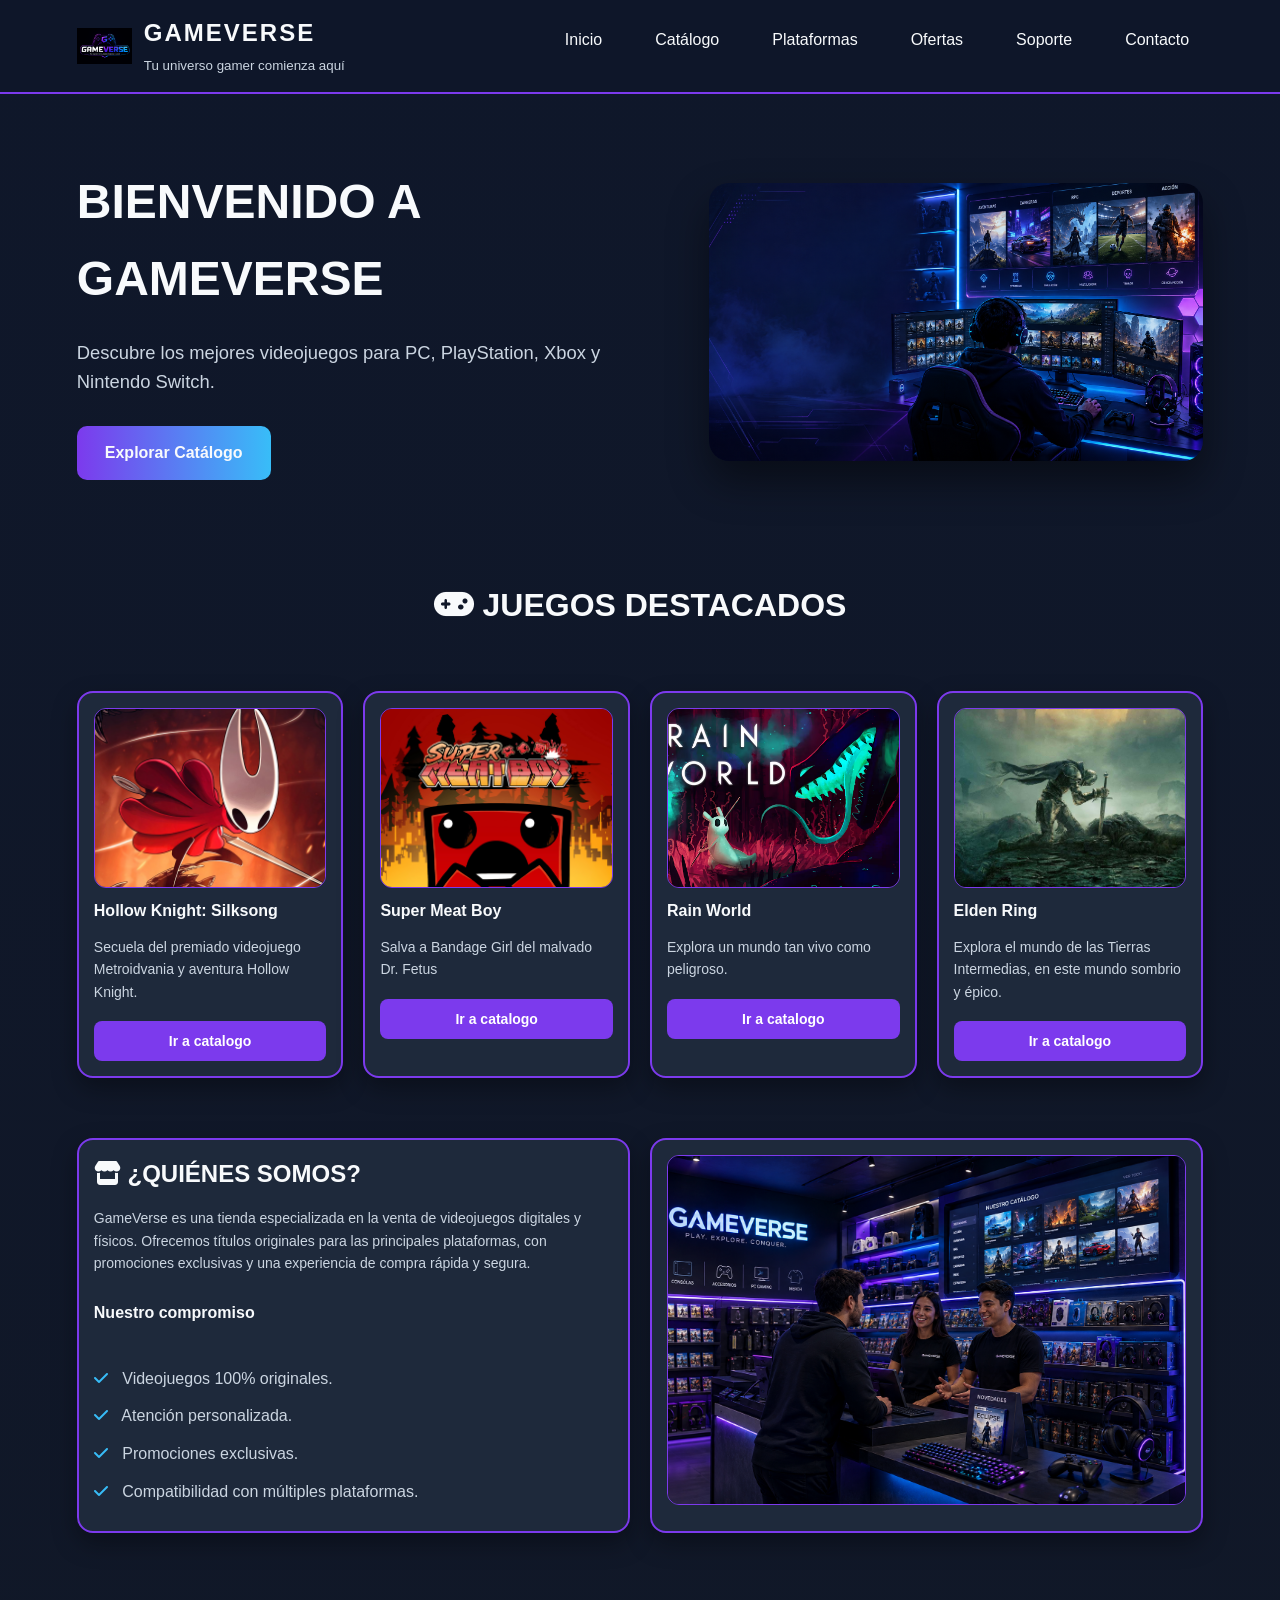
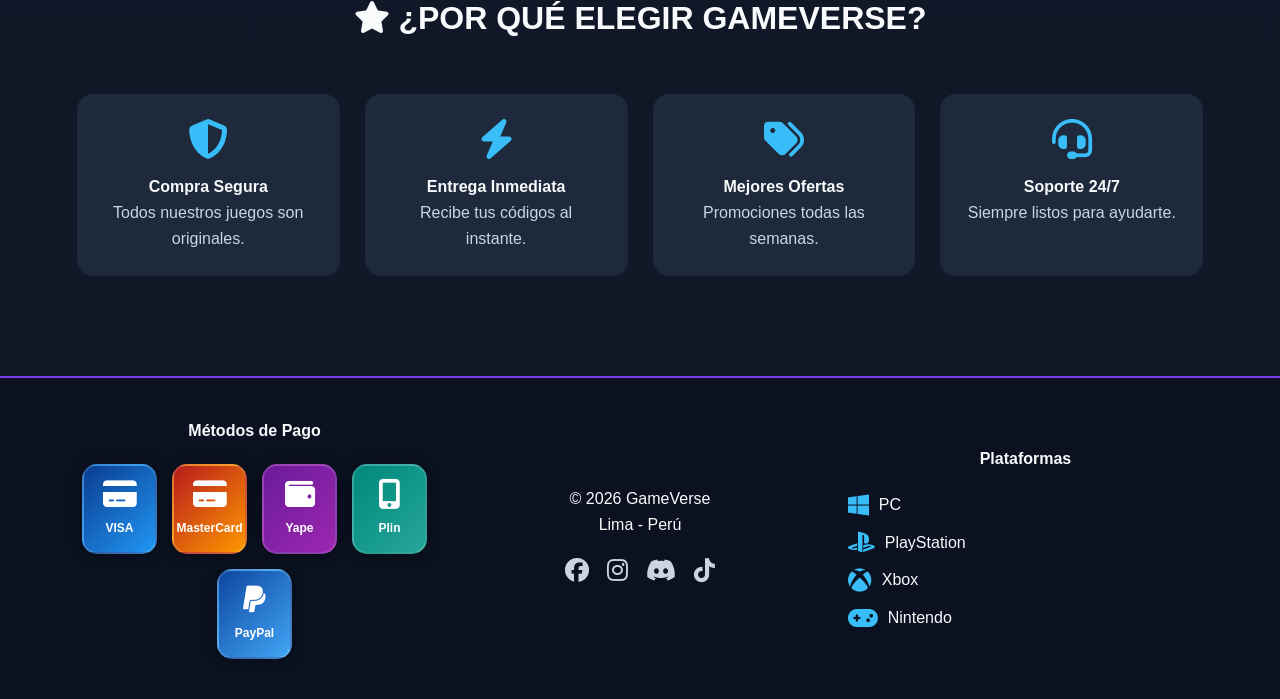
<file: index.html>
<!DOCTYPE html>
<html lang="es">
<head>
<meta charset="UTF-8">
<meta name="viewport" content="width=device-width, initial-scale=1.0">
<title>GameVerse | Tienda de Videojuegos</title>
<link rel="stylesheet" href="css/style.css">
<link rel="stylesheet"
href="https://cdnjs.cloudflare.com/ajax/libs/font-awesome/6.5.0/css/all.min.css">
<link rel="icon" href="img/logo.ico">
</head>
<body>

<!--================ HEADER ================= -->
<header class="header">
<div class="logo">
<a href="index.html">
<img src="img/logo.png" alt="Logo" width="55">
</a>
<div>
<h2>GAMEVERSE</h2>
<small>Tu universo gamer comienza aquí</small>
</div>
</div>
<div class="menu-toggle" id="menu-toggle">
<i class="fa-solid fa-bars"></i>
</div>
<nav class="nav" id="nav">
<ul class="menu">
<li>
<a href="index.html">Inicio</a>
</li>
<li class="dropdown">
<a href="pages/Catalogo.html">Catálogo</a>
<ul class="submenu">
<li><a href="#">Acción</a></li>
<li><a href="#">Aventura</a></li>
<li><a href="#">Deportes</a></li>
<li><a href="#">RPG</a></li>
<li><a href="#">Terror</a></li>
</ul>
</li>
<li class="dropdown">
<a href="pages/Plataformas.html">Plataformas</a>
<ul class="submenu">
<li><a href="#">PC</a></li>
<li><a href="#">PlayStation</a></li>
<li><a href="#">Xbox</a></li>
<li><a href="#">Nintendo</a></li>
</ul>
</li>
<li class="dropdown">
<a href="pages/Ofertas.html">Ofertas</a>
<ul class="submenu">
<li><a href="#">Hasta 30%</a></li>
<li><a href="#">Hasta 50%</a></li>
<li><a href="#">Lanzamientos</a></li>
</ul>
</li>
<li><a href="pages/Soporte.html">Soporte</a></li>
<li><a href="pages/Contacto.html">Contacto</a></li>
</ul>
</nav>
</header>

<!-- ================= CONTENIDO ================= -->
<article>
<!-- Banner -->
<section class="banner">
<div class="banner-texto">
<h1>BIENVENIDO A GAMEVERSE</h1>
<p>Descubre los mejores videojuegos para PC, PlayStation, Xbox y Nintendo Switch.
</p>

<a href="pages/Catalogo.html" class="btn-banner">Explorar Catálogo</a>

</div>
<div class="banner-imagen">
<img src="img/banner.png" alt="Banner Principal">
</div>
</section>

<!-- Juegos destacados -->

<section>
<h2 class="titulo-seccion">
<i class="fa-solid fa-gamepad"></i>

JUEGOS DESTACADOS

</h2>
<div class="contenedor">
<div class="caja">
<img src="img/Silksong.png" alt="Hollow Knight: Silksong">
<h3>Hollow Knight: Silksong</h3>
<p>Secuela del premiado videojuego Metroidvania y aventura Hollow Knight.</p>
<button class="btn-catalogo" onclick="location.href='/pages/Catalogo.html'">Ir a catalogo</button>

</div>
<div class="caja">
<img src="img/Meat Boy.png" alt="Super Meat Boy">
<h3>Super Meat Boy</h3>
<p>Salva a Bandage Girl del malvado Dr. Fetus</p>
<button class="btn-catalogo" onclick="location.href='/pages/Catalogo.html'">Ir a catalogo</button>

</div>
<div class="caja">
<img src="img/Rain World.png" alt="Rain World">
<h3>Rain World</h3>
<p>Explora un mundo tan vivo como peligroso.</p>
<button class="btn-catalogo" onclick="location.href='/pages/Catalogo.html'">Ir a catalogo</button>

</div>
<div class="caja">
<img src="img/Elden Ring.png" alt="Elden Ring">
<h3>Elden Ring</h3>
<p>Explora el mundo de las Tierras Intermedias, en este mundo sombrio y épico.</p>
<button class="btn-catalogo" onclick="location.href='/pages/Catalogo.html'">Ir a catalogo</button>
</div>
</div>
</section>

<!-- Quiénes somos -->
<section>
<div class="contenedor quienes-somos">
<div class="caja">
<h2>
<i class="fa-solid fa-store"></i>
¿QUIÉNES SOMOS?
</h2>
<p>GameVerse es una tienda especializada en la venta de videojuegos digitales y físicos.
Ofrecemos títulos originales para las principales plataformas, con promociones exclusivas y una experiencia de compra rápida y segura.
</p>
<br>
<h3>Nuestro compromiso</h3>
<ul class="lista-nosotros">
    <li><i class="fa-solid fa-check"></i> Videojuegos 100% originales.</li>
    <li><i class="fa-solid fa-check"></i> Atención personalizada.</li>
    <li><i class="fa-solid fa-check"></i> Promociones exclusivas.</li>
    <li><i class="fa-solid fa-check"></i> Compatibilidad con múltiples plataformas.</li>
</ul>

</div>
<div class="caja">
<img src="img/tienda.png" alt="GameVerse">
</div>
</div>
</section>

<!-- Beneficios -->

<section>
<h2 class="titulo-seccion">
<i class="fa-solid fa-star"></i>
¿POR QUÉ ELEGIR GAMEVERSE?
</h2>
<div class="beneficios">
<div class="beneficio">
<i class="fa-solid fa-shield-halved"></i>
<h4>Compra Segura</h4>
<p>Todos nuestros juegos son originales.</p>
</div>
<div class="beneficio">
<i class="fa-solid fa-bolt"></i>
<h4>Entrega Inmediata</h4>
<p>Recibe tus códigos al instante.</p>
</div>
<div class="beneficio">
<i class="fa-solid fa-tags"></i>
<h4>Mejores Ofertas</h4>
<p>Promociones todas las semanas.</p>
</div>
<div class="beneficio">
<i class="fa-solid fa-headset"></i>
<h4>Soporte 24/7</h4>
<p>Siempre listos para ayudarte.</p>
</div>
</div>
</section>
</article>

<!-- ================= FOOTER ================= -->
<footer>
<div class="footer-contenedor">
<div class="footer-izq">
<h4>Métodos de Pago</h4>
<div class="metodos-pago">
    <a href="https://www.visa.com.pe" target="_blank">
    <div class="pago visa">
        <i class="fa-solid fa-credit-card"></i>
        <span>VISA</span>
    </div>
    </a>

    <a href="https://www.mastercard.com/pe/es.html" target="_blank">
    <div class="pago master">
        <i class="fa-solid fa-credit-card"></i>
        <span>MasterCard</span>
    </div>
    </a>

    <a href="https://www.yape.com.pe" target="_blank">
    <div class="pago yape">
        <i class="fa-solid fa-wallet"></i>
        <span>Yape</span>
    </div>
    </a>

    <a href="https://plin.pe" target="_blank">
    <div class="pago plin">
        <i class="fa-solid fa-mobile-screen-button"></i>
        <span>Plin</span>
    </div>
    </a>

    <a href="https://www.paypal.com/pe/home" target="_blank">
    <div class="pago paypal">
        <i class="fa-brands fa-paypal"></i>
        <span>PayPal</span>
    </div>
    </a>
</div>
</div>
<div class="footer-centro">
<p>© 2026 GameVerse</p>
<p>Lima - Perú</p>
<div class="redes">
<a href="https://www.facebook.com" target="_blank">
    <i class="fa-brands fa-facebook"></i>
</a>
<a href="https://www.instagram.com" target="_blank">
    <i class="fa-brands fa-instagram"></i>
</a>
<a href="https://discord.gg" target="_blank">
    <i class="fa-brands fa-discord"></i>
</a>
<a href="https://www.tiktok.com" target="_blank">
    <i class="fa-brands fa-tiktok"></i>
</a>
</div>
</div>
<div class="footer-der">
<h4>Plataformas</h4>
<div class="plataformas">

    <div class="plataforma">
        <i class="fa-brands fa-windows"></i>
        <span>PC</span>
    </div>

    <div class="plataforma">
        <i class="fa-brands fa-playstation"></i>
        <span>PlayStation</span>
    </div>

    <div class="plataforma">
        <i class="fa-brands fa-xbox"></i>
        <span>Xbox</span>
    </div>

    <div class="plataforma">
        <i class="fa-solid fa-gamepad"></i>
        <span>Nintendo</span>
    </div>

</div>
</div>
</div>
</footer>
<script src="js/script.js"></script>
</body>
</html>
</file>
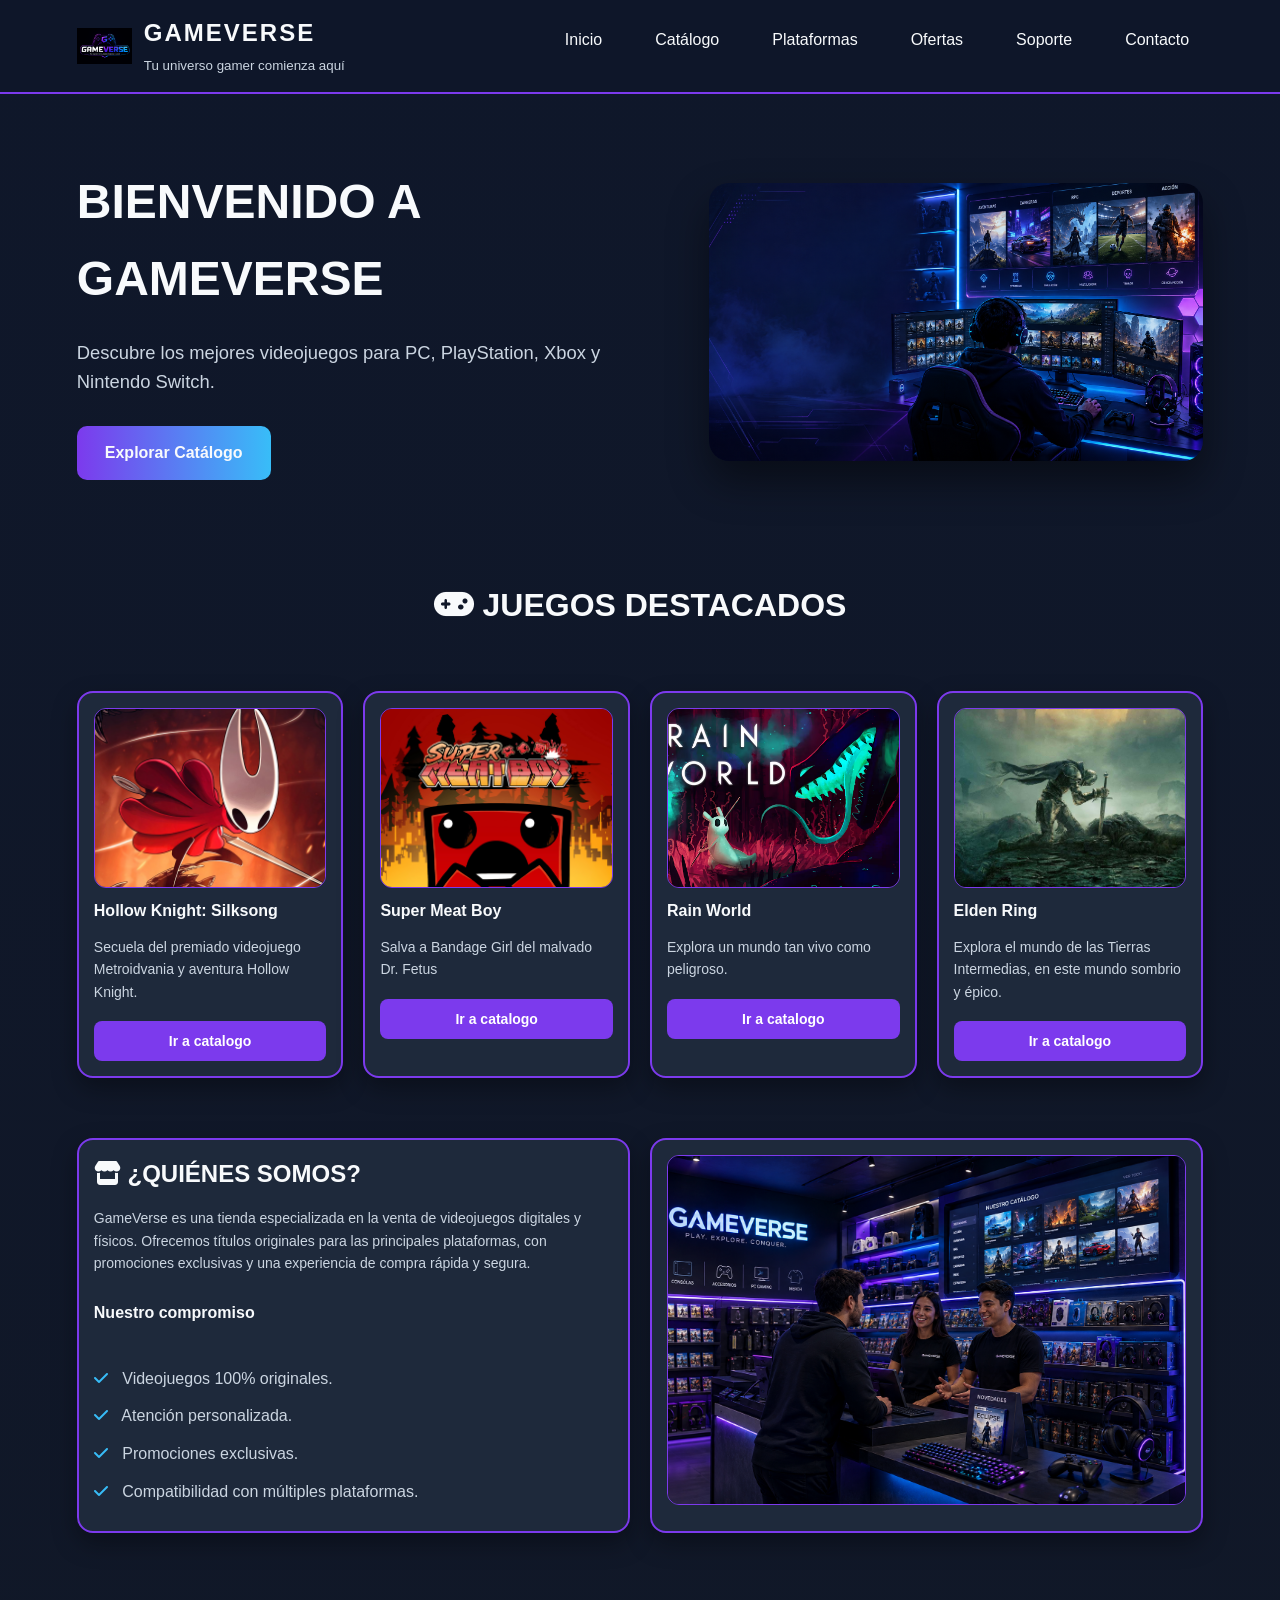
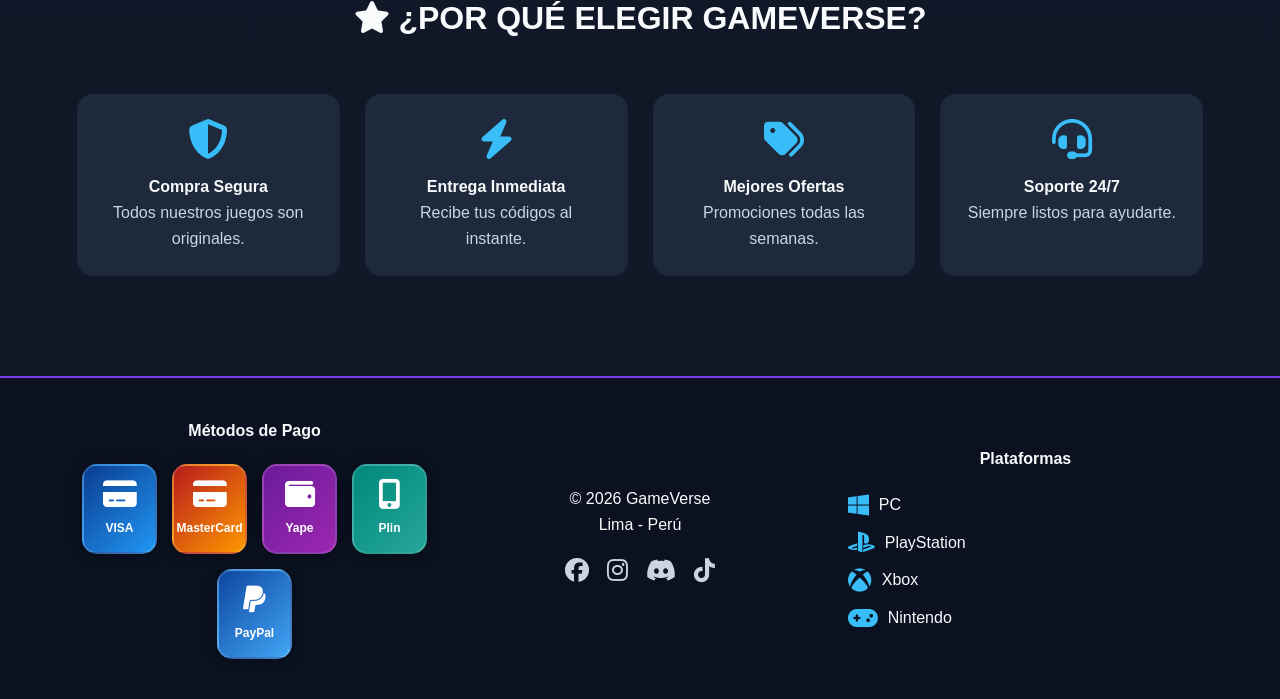
<file: home.html>
<!DOCTYPE html>
<html lang="es">
<head>
<meta charset="UTF-8">
<meta name="viewport" content="width=device-width, initial-scale=1.0">
<title>GameVerse | Tienda de Videojuegos</title>
<link rel="stylesheet" href="css/style.css">
<link rel="stylesheet"
href="https://cdnjs.cloudflare.com/ajax/libs/font-awesome/6.5.0/css/all.min.css">
<link rel="icon" href="img/logo.ico">
</head>
<body>

<!--================ HEADER ================= -->
<header class="header">
<div class="logo">
<a href="home.html">
<img src="img/logo.png" alt="Logo" width="55">
</a>
<div>
<h2>GAMEVERSE</h2>
<small>Tu universo gamer comienza aquí</small>
</div>
</div>
<div class="menu-toggle" id="menu-toggle">
<i class="fa-solid fa-bars"></i>
</div>
<nav class="nav" id="nav">
<ul class="menu">
<li>
<a href="home.html">Inicio</a>
</li>
<li class="dropdown">
<a href="pages/Catalogo.html">Catálogo</a>
<ul class="submenu">
<li><a href="#">Acción</a></li>
<li><a href="#">Aventura</a></li>
<li><a href="#">Deportes</a></li>
<li><a href="#">RPG</a></li>
<li><a href="#">Terror</a></li>
</ul>
</li>
<li class="dropdown">
<a href="pages/Plataformas.html">Plataformas</a>
<ul class="submenu">
<li><a href="#">PC</a></li>
<li><a href="#">PlayStation</a></li>
<li><a href="#">Xbox</a></li>
<li><a href="#">Nintendo</a></li>
</ul>
</li>
<li class="dropdown">
<a href="pages/Ofertas.html">Ofertas</a>
<ul class="submenu">
<li><a href="#">Hasta 30%</a></li>
<li><a href="#">Hasta 50%</a></li>
<li><a href="#">Lanzamientos</a></li>
</ul>
</li>
<li><a href="pages/Soporte.html">Soporte</a></li>
<li><a href="pages/Contacto.html">Contacto</a></li>
</ul>
</nav>
</header>

<!-- ================= CONTENIDO ================= -->
<article>
<!-- Banner -->
<section class="banner">
<div class="banner-texto">
<h1>BIENVENIDO A GAMEVERSE</h1>
<p>Descubre los mejores videojuegos para PC, PlayStation, Xbox y Nintendo Switch.
</p>

<a href="pages/Catalogo.html" class="btn-banner">Explorar Catálogo</a>

</div>
<div class="banner-imagen">
<img src="img/banner.png" alt="Banner Principal">
</div>
</section>

<!-- Juegos destacados -->

<section>
<h2 class="titulo-seccion">
<i class="fa-solid fa-gamepad"></i>

JUEGOS DESTACADOS

</h2>
<div class="contenedor">
<div class="caja">
<img src="img/Silksong.png" alt="Hollow Knight: Silksong">
<h3>Hollow Knight: Silksong</h3>
<p>Secuela del premiado videojuego Metroidvania y aventura Hollow Knight.</p>
<button class="btn-catalogo" onclick="location.href='/pages/Catalogo.html'">Ir a catalogo</button>

</div>
<div class="caja">
<img src="img/Meat Boy.png" alt="Super Meat Boy">
<h3>Super Meat Boy</h3>
<p>Salva a Bandage Girl del malvado Dr. Fetus</p>
<button class="btn-catalogo" onclick="location.href='/pages/Catalogo.html'">Ir a catalogo</button>

</div>
<div class="caja">
<img src="img/Rain World.png" alt="Rain World">
<h3>Rain World</h3>
<p>Explora un mundo tan vivo como peligroso.</p>
<button class="btn-catalogo" onclick="location.href='/pages/Catalogo.html'">Ir a catalogo</button>

</div>
<div class="caja">
<img src="img/Elden Ring.png" alt="Elden Ring">
<h3>Elden Ring</h3>
<p>Explora el mundo de las Tierras Intermedias, en este mundo sombrio y épico.</p>
<button class="btn-catalogo" onclick="location.href='/pages/Catalogo.html'">Ir a catalogo</button>
</div>
</div>
</section>

<!-- Quiénes somos -->
<section>
<div class="contenedor quienes-somos">
<div class="caja">
<h2>
<i class="fa-solid fa-store"></i>
¿QUIÉNES SOMOS?
</h2>
<p>GameVerse es una tienda especializada en la venta de videojuegos digitales y físicos.
Ofrecemos títulos originales para las principales plataformas, con promociones exclusivas y una experiencia de compra rápida y segura.
</p>
<br>
<h3>Nuestro compromiso</h3>
<ul class="lista-nosotros">
    <li><i class="fa-solid fa-check"></i> Videojuegos 100% originales.</li>
    <li><i class="fa-solid fa-check"></i> Atención personalizada.</li>
    <li><i class="fa-solid fa-check"></i> Promociones exclusivas.</li>
    <li><i class="fa-solid fa-check"></i> Compatibilidad con múltiples plataformas.</li>
</ul>

</div>
<div class="caja">
<img src="img/tienda.png" alt="GameVerse">
</div>
</div>
</section>

<!-- Beneficios -->

<section>
<h2 class="titulo-seccion">
<i class="fa-solid fa-star"></i>
¿POR QUÉ ELEGIR GAMEVERSE?
</h2>
<div class="beneficios">
<div class="beneficio">
<i class="fa-solid fa-shield-halved"></i>
<h4>Compra Segura</h4>
<p>Todos nuestros juegos son originales.</p>
</div>
<div class="beneficio">
<i class="fa-solid fa-bolt"></i>
<h4>Entrega Inmediata</h4>
<p>Recibe tus códigos al instante.</p>
</div>
<div class="beneficio">
<i class="fa-solid fa-tags"></i>
<h4>Mejores Ofertas</h4>
<p>Promociones todas las semanas.</p>
</div>
<div class="beneficio">
<i class="fa-solid fa-headset"></i>
<h4>Soporte 24/7</h4>
<p>Siempre listos para ayudarte.</p>
</div>
</div>
</section>
</article>

<!-- ================= FOOTER ================= -->
<footer>
<div class="footer-contenedor">
<div class="footer-izq">
<h4>Métodos de Pago</h4>
<div class="metodos-pago">
    <a href="https://www.visa.com.pe" target="_blank">
    <div class="pago visa">
        <i class="fa-solid fa-credit-card"></i>
        <span>VISA</span>
    </div>
    </a>

    <a href="https://www.mastercard.com/pe/es.html" target="_blank">
    <div class="pago master">
        <i class="fa-solid fa-credit-card"></i>
        <span>MasterCard</span>
    </div>
    </a>

    <a href="https://www.yape.com.pe" target="_blank">
    <div class="pago yape">
        <i class="fa-solid fa-wallet"></i>
        <span>Yape</span>
    </div>
    </a>

    <a href="https://plin.pe" target="_blank">
    <div class="pago plin">
        <i class="fa-solid fa-mobile-screen-button"></i>
        <span>Plin</span>
    </div>
    </a>

    <a href="https://www.paypal.com/pe/home" target="_blank">
    <div class="pago paypal">
        <i class="fa-brands fa-paypal"></i>
        <span>PayPal</span>
    </div>
    </a>
</div>
</div>
<div class="footer-centro">
<p>© 2026 GameVerse</p>
<p>Lima - Perú</p>
<div class="redes">
<a href="https://www.facebook.com" target="_blank">
    <i class="fa-brands fa-facebook"></i>
</a>
<a href="https://www.instagram.com" target="_blank">
    <i class="fa-brands fa-instagram"></i>
</a>
<a href="https://discord.gg" target="_blank">
    <i class="fa-brands fa-discord"></i>
</a>
<a href="https://www.tiktok.com" target="_blank">
    <i class="fa-brands fa-tiktok"></i>
</a>
</div>
</div>
<div class="footer-der">
<h4>Plataformas</h4>
<div class="plataformas">

    <div class="plataforma">
        <i class="fa-brands fa-windows"></i>
        <span>PC</span>
    </div>

    <div class="plataforma">
        <i class="fa-brands fa-playstation"></i>
        <span>PlayStation</span>
    </div>

    <div class="plataforma">
        <i class="fa-brands fa-xbox"></i>
        <span>Xbox</span>
    </div>

    <div class="plataforma">
        <i class="fa-solid fa-gamepad"></i>
        <span>Nintendo</span>
    </div>

</div>
</div>
</div>
</footer>
<script src="js/script.js"></script>
</body>
</html>
</file>
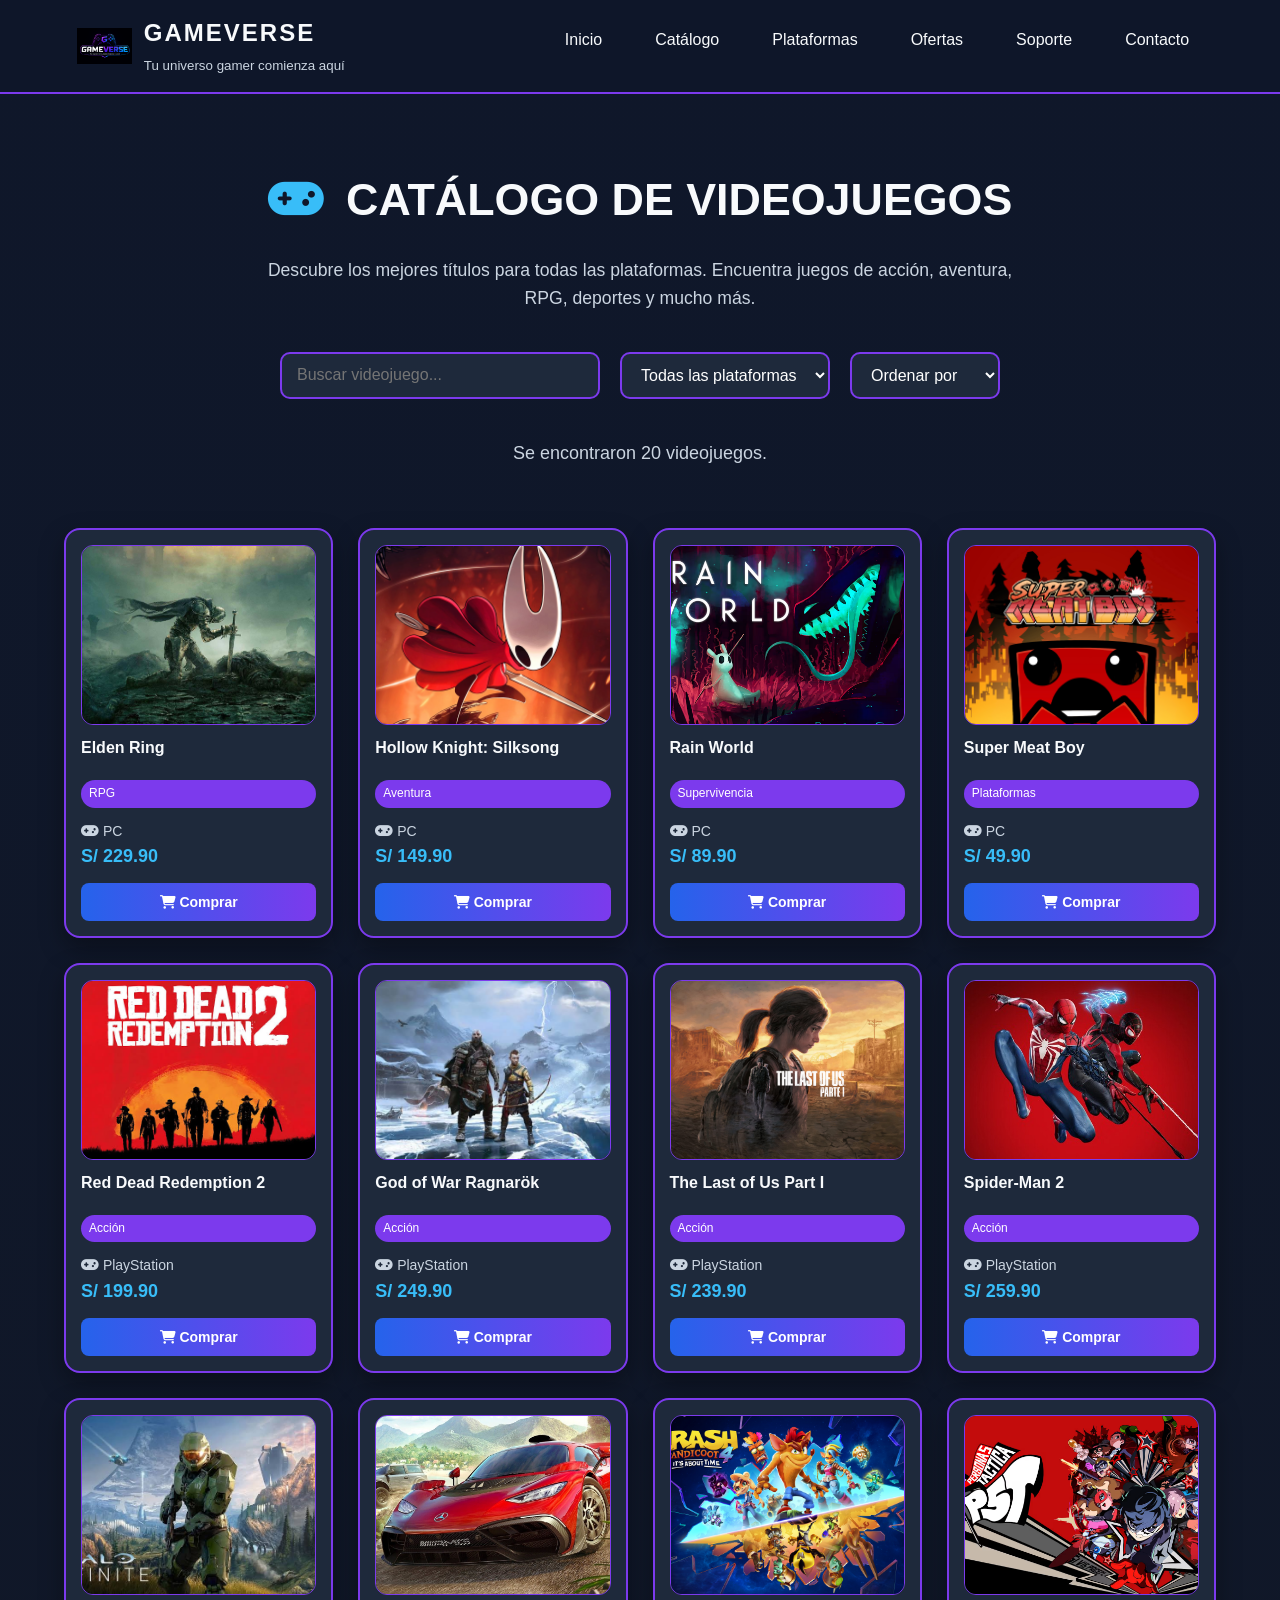
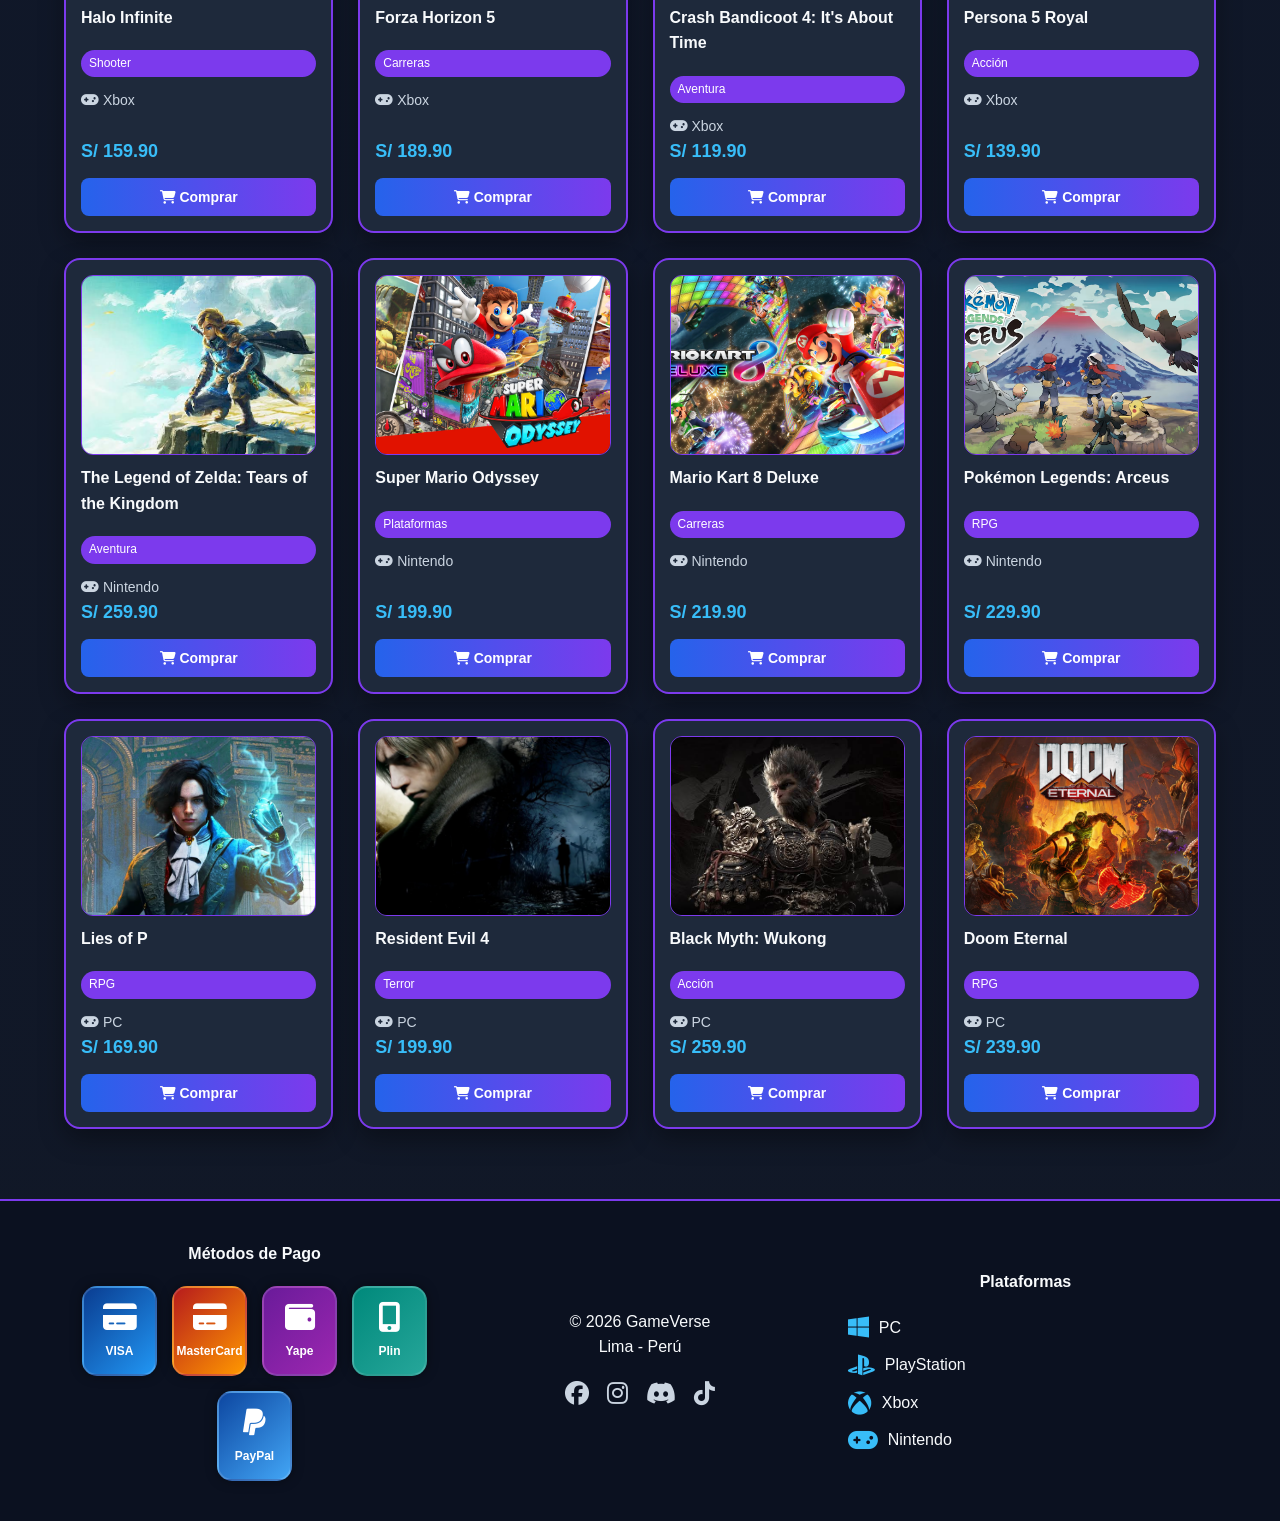
<file: pages/Catalogo.html>
<!DOCTYPE html>
<html lang="es">
<head>
    <meta charset="UTF-8">
    <meta name="viewport" content="width=device-width, initial-scale=1.0">
    <title>GameVerse | Catálogo</title>

    <link rel="stylesheet" href="../css/style.css">
    <link rel="stylesheet"
    href="https://cdnjs.cloudflare.com/ajax/libs/font-awesome/6.5.0/css/all.min.css">

    <link rel="icon" href="../img/logo.ico">
</head>

<body>

<!-- ================= HEADER ================= -->
<header class="header">

    <div class="logo">
        <a href="../index.html">
            <img src="../img/logo.png" alt="Logo" width="55">
        </a>

        <div>
            <h2>GAMEVERSE</h2>
            <small>Tu universo gamer comienza aquí</small>
        </div>
    </div>

    <div class="menu-toggle" id="menu-toggle">
        <i class="fa-solid fa-bars"></i>
    </div>

    <nav class="nav" id="nav">

        <ul class="menu">

            <li>
                <a href="../index.html">Inicio</a>
            </li>

            <li class="dropdown">
                <a href="Catalogo.html">Catálogo</a>

                <ul class="submenu">
                    <li><a href="#">Acción</a></li>
                    <li><a href="#">Aventura</a></li>
                    <li><a href="#">Deportes</a></li>
                    <li><a href="#">RPG</a></li>
                    <li><a href="#">Terror</a></li>
                </ul>
            </li>

            <li class="dropdown">

                <a href="Plataformas.html">Plataformas</a>

                <ul class="submenu">
                    <li><a href="#">PC</a></li>
                    <li><a href="#">PlayStation</a></li>
                    <li><a href="#">Xbox</a></li>
                    <li><a href="#">Nintendo</a></li>
                </ul>

            </li>

            <li class="dropdown">

                <a href="Ofertas.html">Ofertas</a>

                <ul class="submenu">
                    <li><a href="#">Hasta 30%</a></li>
                    <li><a href="#">Hasta 50%</a></li>
                    <li><a href="#">Lanzamientos</a></li>
                </ul>

            </li>

            <li><a href="Soporte.html">Soporte</a></li>
            <li><a href="Contacto.html">Contacto</a></li>

        </ul>

    </nav>

</header>

<!-- ================= CONTENIDO ================= -->

<article>

    <!-- Banner -->
    <section class="banner-catalogo">
        <h1>
            <i class="fa-solid fa-gamepad"></i>
            CATÁLOGO DE VIDEOJUEGOS
        </h1>
        <p>
            Descubre los mejores títulos para todas las plataformas.
            Encuentra juegos de acción, aventura, RPG, deportes y mucho más.
        </p>
    </section>
    <!-- Barra de búsqueda -->

    <section class="barra-catalogo">
        <input
            type="text"
            id="buscar"
            placeholder="Buscar videojuego..."
        >
        <select id="plataforma">
            <option value="Todos">Todas las plataformas</option>
            <option value="PC">PC</option>
            <option value="PlayStation">PlayStation</option>
            <option value="Xbox">Xbox</option>
            <option value="Nintendo">Nintendo</option>
        </select>
        <select id="orden">
            <option value="default">Ordenar por</option>
            <option value="menor">Precio menor</option>
            <option value="mayor">Precio mayor</option>
        </select>
    </section>
    <!-- Cantidad de resultados -->
    <section class="resultado-catalogo">
        <p id="cantidadJuegos"></p>
    </section>

    <!-- Catálogo generado con JavaScript -->
    <section>
        <div class="contenedor catalogo-grid" id="catalogo">
            <!-- Aquí JavaScript agregará los videojuegos -->
        </div>
    </section>
</article>

<!-- ================= FOOTER ================= -->

<footer>
    <div class="footer-contenedor">
        <div class="footer-izq">
            <h4>Métodos de Pago</h4>
            <div class="metodos-pago">
                <a href="https://www.visa.com.pe" target="_blank">
                    <div class="pago visa">
                        <i class="fa-solid fa-credit-card"></i>
                        <span>VISA</span>
                    </div>
                </a>

                <a href="https://www.mastercard.com/pe/es.html" target="_blank">
                    <div class="pago master">
                        <i class="fa-solid fa-credit-card"></i>
                        <span>MasterCard</span>
                    </div>
                </a>

                <a href="https://www.yape.com.pe" target="_blank">
                    <div class="pago yape">
                        <i class="fa-solid fa-wallet"></i>
                        <span>Yape</span>
                    </div>
                </a>

                <a href="https://plin.pe" target="_blank">
                    <div class="pago plin">
                        <i class="fa-solid fa-mobile-screen-button"></i>
                        <span>Plin</span>
                    </div>
                </a>

                <a href="https://www.paypal.com/pe/home" target="_blank">
                    <div class="pago paypal">
                        <i class="fa-brands fa-paypal"></i>
                        <span>PayPal</span>
                    </div>
                </a>
            </div>
        </div>
        <div class="footer-centro">
            <p>© 2026 GameVerse</p>
            <p>Lima - Perú</p>
            <div class="redes">

                <a href="https://www.facebook.com" target="_blank">
                    <i class="fa-brands fa-facebook"></i>
                </a>
                <a href="https://www.instagram.com" target="_blank">
                    <i class="fa-brands fa-instagram"></i>
                </a>
                <a href="https://discord.gg" target="_blank">
                    <i class="fa-brands fa-discord"></i>
                </a>
                <a href="https://www.tiktok.com" target="_blank">
                    <i class="fa-brands fa-tiktok"></i>
                </a>
            </div>
        </div>

        <div class="footer-der">
            <h4>Plataformas</h4>
            <div class="plataformas">
                <div class="plataforma">
                    <i class="fa-brands fa-windows"></i>
                    <span>PC</span>
                </div>

                <div class="plataforma">
                    <i class="fa-brands fa-playstation"></i>
                    <span>PlayStation</span>
                </div>

                <div class="plataforma">
                    <i class="fa-brands fa-xbox"></i>
                    <span>Xbox</span>
                </div>

                <div class="plataforma">
                    <i class="fa-solid fa-gamepad"></i>
                    <span>Nintendo</span>
                </div>
            </div>
        </div>
    </div>
</footer>
<script src="../js/script.js"></script>
</body>
</html>
</file>
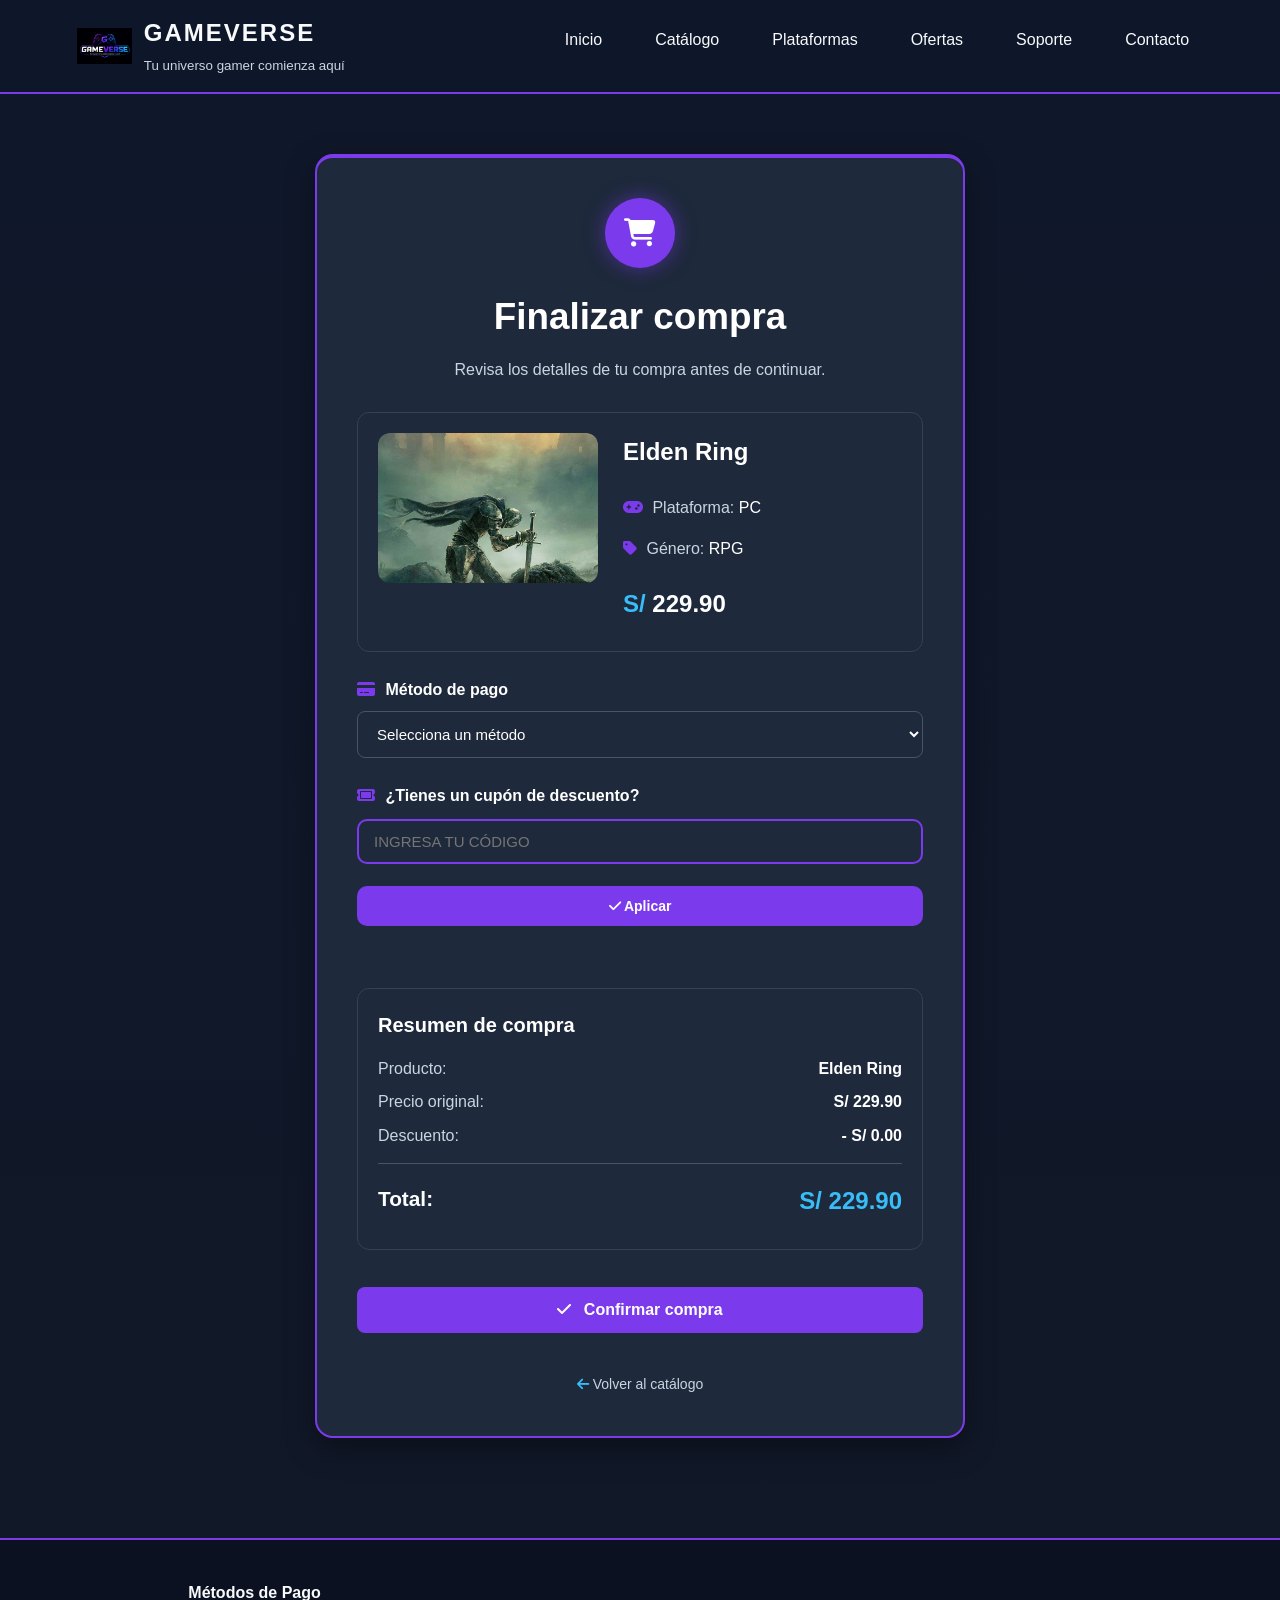
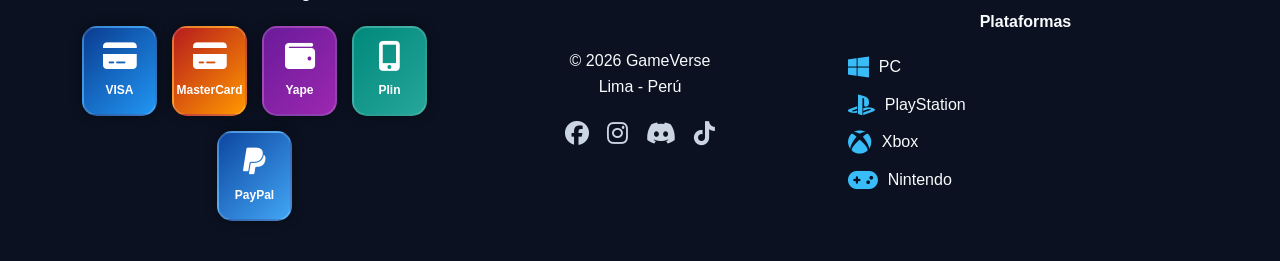
<file: pages/Compra.html>
<!DOCTYPE html>
<html lang="es">
<head>
    <meta charset="UTF-8">
    <meta name="viewport" content="width=device-width, initial-scale=1.0">
    <title>GameVerse | Catálogo</title>
    <link rel="stylesheet" href="../css/style.css">
    <link rel="stylesheet"
    href="https://cdnjs.cloudflare.com/ajax/libs/font-awesome/6.5.0/css/all.min.css">
    <link rel="icon" href="../img/logo.ico">
</head>
<body>
<!-- ================= HEADER ================= -->
<header class="header">
    <div class="logo">
        <a href="../index.html">
            <img src="../img/logo.png" alt="Logo" width="55">
        </a>
        <div>
            <h2>GAMEVERSE</h2>
            <small>Tu universo gamer comienza aquí</small>
        </div>
    </div>
    <div class="menu-toggle" id="menu-toggle">
        <i class="fa-solid fa-bars"></i>
    </div>

    <nav class="nav" id="nav">
        <ul class="menu">
            <li>
                <a href="../index.html">Inicio</a>
            </li>
            <li class="dropdown">
                <a href="Catalogo.html">Catálogo</a>
                <ul class="submenu">
                    <li><a href="#">Acción</a></li>
                    <li><a href="#">Aventura</a></li>
                    <li><a href="#">Deportes</a></li>
                    <li><a href="#">RPG</a></li>
                    <li><a href="#">Terror</a></li>
                </ul>
            </li>

            <li class="dropdown">
                <a href="Plataformas.html">Plataformas</a>
                <ul class="submenu">
                    <li><a href="#">PC</a></li>
                    <li><a href="#">PlayStation</a></li>
                    <li><a href="#">Xbox</a></li>
                    <li><a href="#">Nintendo</a></li>
                </ul>

            </li>

            <li class="dropdown">
                <a href="Ofertas.html">Ofertas</a>
                <ul class="submenu">
                    <li><a href="#">Hasta 30%</a></li>
                    <li><a href="#">Hasta 50%</a></li>
                    <li><a href="#">Lanzamientos</a></li>
                </ul>
            </li>
            <li><a href="Soporte.html">Soporte</a></li>
            <li><a href="Contacto.html">Contacto</a></li>
        </ul>
    </nav>
</header>
<!-- ================= COMPRA ================= -->
<main>
    <section class="compra">
        <div class="compra-caja">
            <!-- Icono -->
            <div class="compra-icon">
                <i class="fa-solid fa-cart-shopping"></i>
            </div>
            <h1>Finalizar compra</h1>
            <p class="compra-descripcion">
                Revisa los detalles de tu compra antes de continuar.
            </p>
            <!-- Producto -->
            <div class="producto-compra">
                <div class="producto-imagen">
                    <img id="imagenProducto" src="/img/Elden Ring.png" alt="Videojuego">
                </div>
                <div class="producto-info">
                    <h2 id="nombreProducto">
                        Elden Ring
                    </h2>
                    <p>
                        <i class="fa-solid fa-gamepad"></i>
                        Plataforma:
                        <span id="plataformaProducto">PC</span>
                    </p>
                    <p>
                        <i class="fa-solid fa-tag"></i>
                        Género:
                        <span id="generoProducto">RPG</span>
                    </p>
                    <p class="precio-compra">
                        S/ <span id="precioProducto">229.90</span>
                    </p>
                </div>
            </div>

            <!-- Método de pago -->
            <div class="campo-compra">
                <label for="metodoPago">
                    <i class="fa-solid fa-credit-card"></i>
                    Método de pago
                </label>

                <select id="metodoPago">
                    <option value="">
                        Selecciona un método
                    </option>
                    <option value="MasterCard">
                        MasterCard
                    </option>
                    <option value="Yape">
                        Yape
                    </option>

                    <option value="Plin">
                        Plin
                    </option>
                    <option value="PayPal">
                        PayPal
                    </option>
                </select>
            </div>

            <!-- ================= CUPÓN DE DESCUENTO ================= -->

            <div class="campo-compra cupon-compra">

                <label for="codigoCuponCompra">
                    <i class="fa-solid fa-ticket"></i>
                    ¿Tienes un cupón de descuento?
                </label>

            <div class="cupon-compra-form">

                <input type="text" id="codigoCuponCompra" placeholder="Ingresa tu código">
                <button type="button" class="btn-aplicar-cupon" onclick="aplicarCuponCompra()">
                <i class="fa-solid fa-check"></i>
                Aplicar
                </button>

            </div>

            <div id="resultadoCuponCompra"></div>

            </div>

            <!-- Resumen -->
            <div class="resumen-compra">
                <h2>Resumen de compra</h2>
                <p>
                    Producto:
                    <span id="resumenProducto">
                        Elden Ring
                    </span>
                </p>
                
                <p>
            Precio original:
            <span>
            S/ <span id="precioOriginalCompra">229.90</span>
            </span>
            </p>

            <p>
            Descuento:
                <span>
                - S/ <span id="descuentoCompra">0.00</span>
                </span>
                </p>

                <p class="total-compra">
                    Total:
                    <span>
                    S/ <span id="totalCompra">229.90</span>
                    </span>
                </p>
            </div>

            <!-- Botón -->
            <button
                type="button"
                class="btn-confirmar"
                onclick="confirmarCompra()"
            >
                <i class="fa-solid fa-check"></i>
                Confirmar compra
            </button>

            <!-- Resultado -->
            <div id="resultadoCompra"></div>

            <!-- Volver -->
            <a href="Catalogo.html" class="volver-catalogo">
                <i class="fa-solid fa-arrow-left"></i>
                Volver al catálogo
            </a>
        </div>
    </section>
</main>

<!-- ================= FOOTER ================= -->

<footer>
    <div class="footer-contenedor">
        <div class="footer-izq">
            <h4>Métodos de Pago</h4>
            <div class="metodos-pago">
                <a href="https://www.visa.com.pe" target="_blank">
                    <div class="pago visa">
                        <i class="fa-solid fa-credit-card"></i>
                        <span>VISA</span>
                    </div>
                </a>

                <a href="https://www.mastercard.com/pe/es.html" target="_blank">
                    <div class="pago master">
                        <i class="fa-solid fa-credit-card"></i>
                        <span>MasterCard</span>
                    </div>
                </a>

                <a href="https://www.yape.com.pe" target="_blank">
                    <div class="pago yape">
                        <i class="fa-solid fa-wallet"></i>
                        <span>Yape</span>
                    </div>
                </a>

                <a href="https://plin.pe" target="_blank">
                    <div class="pago plin">
                        <i class="fa-solid fa-mobile-screen-button"></i>
                        <span>Plin</span>
                    </div>
                </a>

                <a href="https://www.paypal.com/pe/home" target="_blank">
                    <div class="pago paypal">
                        <i class="fa-brands fa-paypal"></i>
                        <span>PayPal</span>
                    </div>
                </a>
            </div>
        </div>
        <div class="footer-centro">
            <p>© 2026 GameVerse</p>
            <p>Lima - Perú</p>
            <div class="redes">

                <a href="https://www.facebook.com" target="_blank">
                    <i class="fa-brands fa-facebook"></i>
                </a>
                <a href="https://www.instagram.com" target="_blank">
                    <i class="fa-brands fa-instagram"></i>
                </a>
                <a href="https://discord.gg" target="_blank">
                    <i class="fa-brands fa-discord"></i>
                </a>
                <a href="https://www.tiktok.com" target="_blank">
                    <i class="fa-brands fa-tiktok"></i>
                </a>
            </div>
        </div>

        <div class="footer-der">
            <h4>Plataformas</h4>
            <div class="plataformas">
                <div class="plataforma">
                    <i class="fa-brands fa-windows"></i>
                    <span>PC</span>
                </div>

                <div class="plataforma">
                    <i class="fa-brands fa-playstation"></i>
                    <span>PlayStation</span>
                </div>

                <div class="plataforma">
                    <i class="fa-brands fa-xbox"></i>
                    <span>Xbox</span>
                </div>

                <div class="plataforma">
                    <i class="fa-solid fa-gamepad"></i>
                    <span>Nintendo</span>
                </div>
            </div>
        </div>
    </div>
</footer>
<script src="../js/script.js"></script>
</body>
</html>
</file>
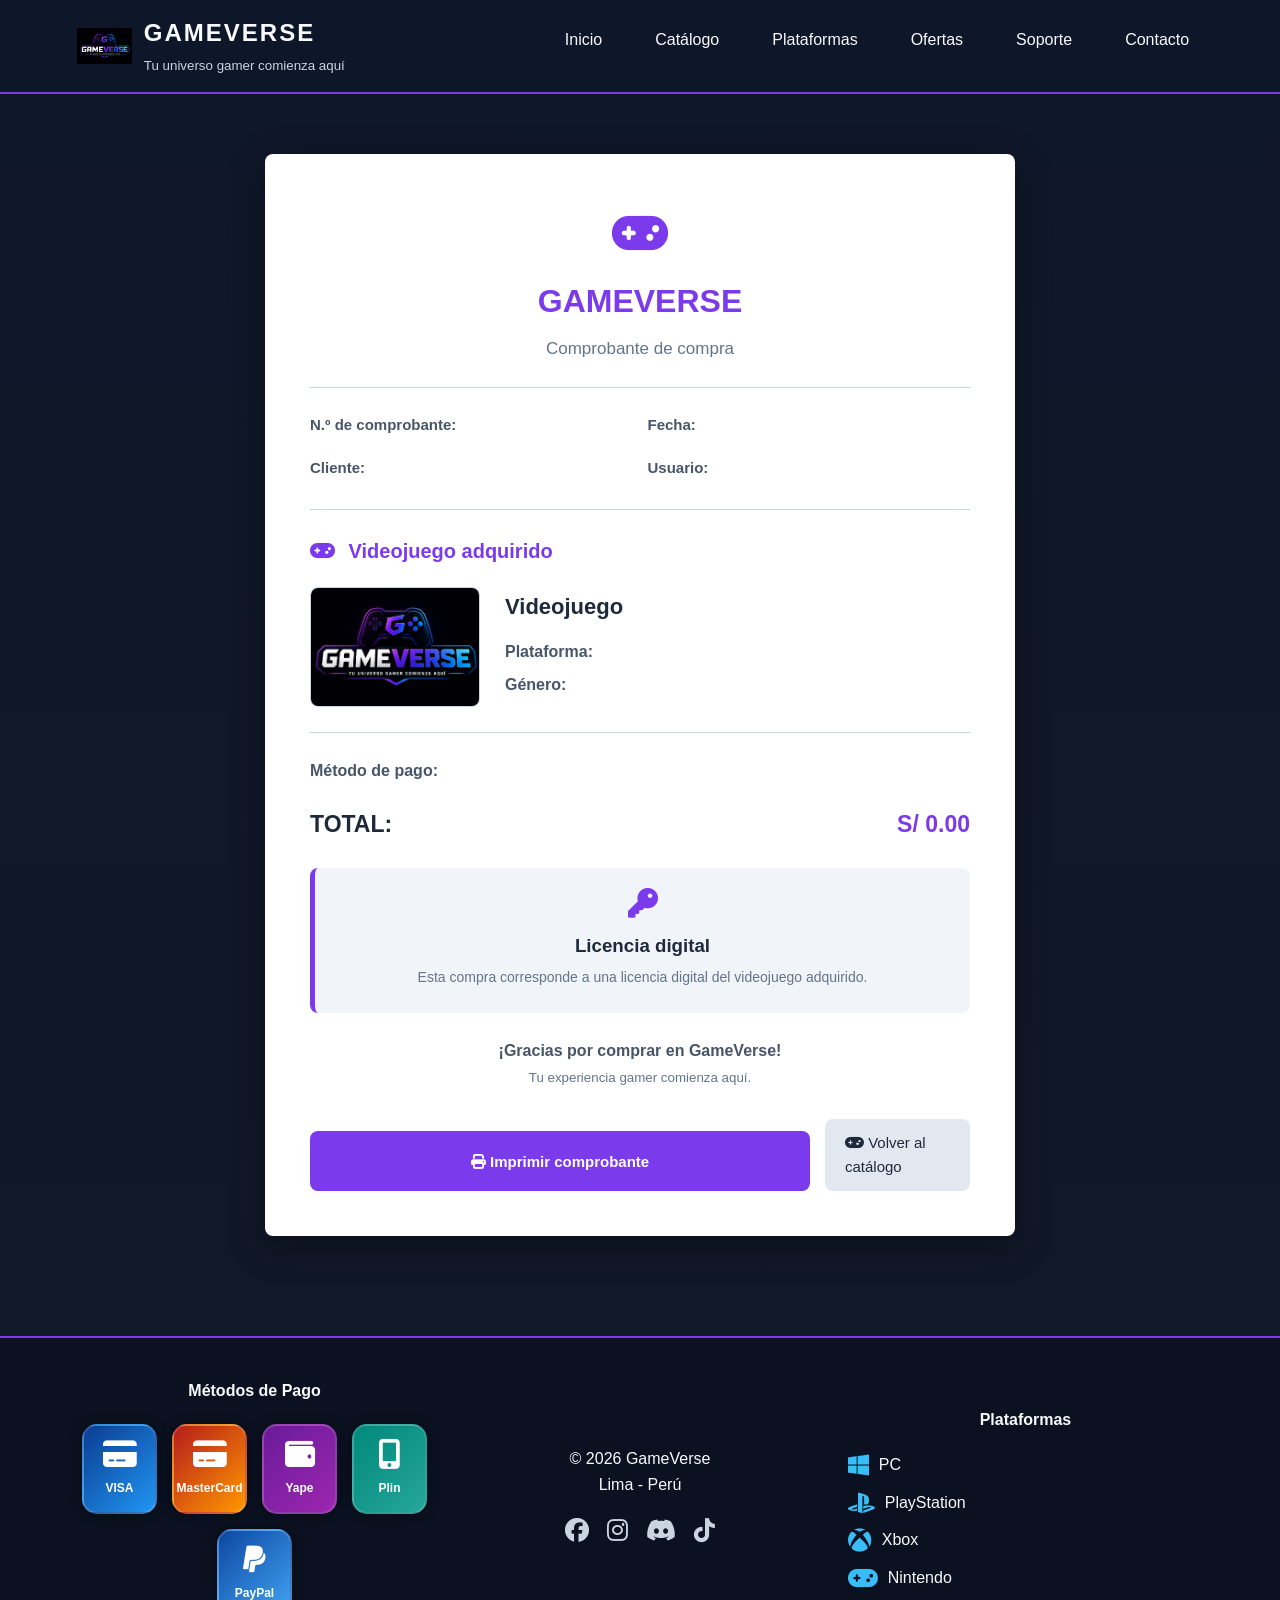
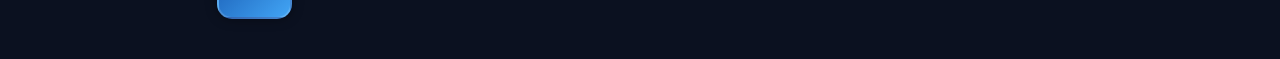
<file: pages/Comprobante.html>
<!DOCTYPE html>
<html lang="es">
<head>
    <meta charset="UTF-8">
    <meta name="viewport" content="width=device-width, initial-scale=1.0">
    <title>GameVerse | Catálogo</title>
    <link rel="stylesheet" href="../css/style.css">
    <link rel="stylesheet"
    href="https://cdnjs.cloudflare.com/ajax/libs/font-awesome/6.5.0/css/all.min.css">
    <link rel="icon" href="../img/logo.ico">
</head>
<body>
<!-- ================= HEADER ================= -->
<header class="header">
    <div class="logo">
        <a href="../index.html">
            <img src="../img/logo.png" alt="Logo" width="55">
        </a>
        <div>
            <h2>GAMEVERSE</h2>
            <small>Tu universo gamer comienza aquí</small>
        </div>
    </div>
    <div class="menu-toggle" id="menu-toggle">
        <i class="fa-solid fa-bars"></i>
    </div>

    <nav class="nav" id="nav">
        <ul class="menu">
            <li>
                <a href="../index.html">Inicio</a>
            </li>
            <li class="dropdown">
                <a href="Catalogo.html">Catálogo</a>
                <ul class="submenu">
                    <li><a href="#">Acción</a></li>
                    <li><a href="#">Aventura</a></li>
                    <li><a href="#">Deportes</a></li>
                    <li><a href="#">RPG</a></li>
                    <li><a href="#">Terror</a></li>
                </ul>
            </li>

            <li class="dropdown">
                <a href="Plataformas.html">Plataformas</a>
                <ul class="submenu">
                    <li><a href="#">PC</a></li>
                    <li><a href="#">PlayStation</a></li>
                    <li><a href="#">Xbox</a></li>
                    <li><a href="#">Nintendo</a></li>
                </ul>

            </li>

            <li class="dropdown">
                <a href="Ofertas.html">Ofertas</a>
                <ul class="submenu">
                    <li><a href="#">Hasta 30%</a></li>
                    <li><a href="#">Hasta 50%</a></li>
                    <li><a href="#">Lanzamientos</a></li>
                </ul>
            </li>
            <li><a href="Soporte.html">Soporte</a></li>
            <li><a href="Contacto.html">Contacto</a></li>
        </ul>
    </nav>
</header>

<!-- ================= COMPROBANTE ================= -->
<main>
    <section class="comprobante">
        <div class="comprobante-hoja">
            <!-- Encabezado -->
            <div class="comprobante-encabezado">
                <div class="comprobante-logo">
                    <i class="fa-solid fa-gamepad"></i>
                </div>
                <h1>GAMEVERSE</h1>
                <p>Comprobante de compra</p>
            </div>

            <div class="linea-comprobante"></div>

            <!-- Información -->
            <div class="datos-comprobante">

                <div>
                    <strong>N.º de comprobante:</strong>
                    <span id="numeroComprobante"></span>
                </div>

                <div>
                    <strong>Fecha:</strong>
                    <span id="fechaCompra"></span>
                </div>

                <div>
                    <strong>Cliente:</strong>
                    <span id="clienteCompra"></span>
                </div>

                <div>
                    <strong>Usuario:</strong>
                    <span id="usuarioCompra"></span>
                </div>

            </div>

            <div class="linea-comprobante"></div>

            <!-- Videojuego -->
            <div class="producto-comprobante">

                <h2>
                    <i class="fa-solid fa-gamepad"></i>
                    Videojuego adquirido
                </h2>

                <div class="producto-comprobante-contenido">

                    <img
                        id="imagenComprobante"
                        src="../img/logo.png"
                        alt="Videojuego">

                    <div class="producto-comprobante-info">

                        <h3 id="nombreComprobante">
                            Videojuego
                        </h3>

                        <p>
                            <strong>Plataforma:</strong>
                            <span id="plataformaComprobante"></span>
                        </p>

                        <p>
                            <strong>Género:</strong>
                            <span id="generoComprobante"></span>
                        </p>
                    </div>
                </div>
            </div>


            <div class="linea-comprobante"></div>


            <!-- Pago -->
            <div class="pago-comprobante">

                <p>
                    <strong>Método de pago:</strong>
                    <span id="metodoComprobante"></span>
                </p>

                <p class="total-comprobante">

                    <strong>TOTAL:</strong>

                    <span>
                        S/ <span id="totalComprobante">0.00</span>
                    </span>
                </p>
            </div>


            <!-- Licencia -->

            <div class="licencia-comprobante">
                <i class="fa-solid fa-key"></i>
                <h3>Licencia digital</h3>
                <p>
                    Esta compra corresponde a una licencia digital
                    del videojuego adquirido.
                </p>

            </div>


            <div class="mensaje-comprobante">
                <p>
                    ¡Gracias por comprar en GameVerse!
                </p>
                <small>
                    Tu experiencia gamer comienza aquí.
                </small>
            </div>


            <!-- Botones -->

            <div class="acciones-comprobante">
                <button
                    type="button"
                    class="btn-imprimir"
                    onclick="imprimirComprobante()">

                    <i class="fa-solid fa-print"></i>
                    Imprimir comprobante

                </button>
                <a href="Catalogo.html"class="btn-volver-comprobante">
                    <i class="fa-solid fa-gamepad"></i>
                    Volver al catálogo
                </a>
            </div>
        </div>
    </section>
</main>

<!-- ================= FOOTER ================= -->

<footer>
    <div class="footer-contenedor">
        <div class="footer-izq">
            <h4>Métodos de Pago</h4>
            <div class="metodos-pago">
                <a href="https://www.visa.com.pe" target="_blank">
                    <div class="pago visa">
                        <i class="fa-solid fa-credit-card"></i>
                        <span>VISA</span>
                    </div>
                </a>

                <a href="https://www.mastercard.com/pe/es.html" target="_blank">
                    <div class="pago master">
                        <i class="fa-solid fa-credit-card"></i>
                        <span>MasterCard</span>
                    </div>
                </a>

                <a href="https://www.yape.com.pe" target="_blank">
                    <div class="pago yape">
                        <i class="fa-solid fa-wallet"></i>
                        <span>Yape</span>
                    </div>
                </a>

                <a href="https://plin.pe" target="_blank">
                    <div class="pago plin">
                        <i class="fa-solid fa-mobile-screen-button"></i>
                        <span>Plin</span>
                    </div>
                </a>

                <a href="https://www.paypal.com/pe/home" target="_blank">
                    <div class="pago paypal">
                        <i class="fa-brands fa-paypal"></i>
                        <span>PayPal</span>
                    </div>
                </a>
            </div>
        </div>
        <div class="footer-centro">
            <p>© 2026 GameVerse</p>
            <p>Lima - Perú</p>
            <div class="redes">

                <a href="https://www.facebook.com" target="_blank">
                    <i class="fa-brands fa-facebook"></i>
                </a>
                <a href="https://www.instagram.com" target="_blank">
                    <i class="fa-brands fa-instagram"></i>
                </a>
                <a href="https://discord.gg" target="_blank">
                    <i class="fa-brands fa-discord"></i>
                </a>
                <a href="https://www.tiktok.com" target="_blank">
                    <i class="fa-brands fa-tiktok"></i>
                </a>
            </div>
        </div>

        <div class="footer-der">
            <h4>Plataformas</h4>
            <div class="plataformas">
                <div class="plataforma">
                    <i class="fa-brands fa-windows"></i>
                    <span>PC</span>
                </div>

                <div class="plataforma">
                    <i class="fa-brands fa-playstation"></i>
                    <span>PlayStation</span>
                </div>

                <div class="plataforma">
                    <i class="fa-brands fa-xbox"></i>
                    <span>Xbox</span>
                </div>

                <div class="plataforma">
                    <i class="fa-solid fa-gamepad"></i>
                    <span>Nintendo</span>
                </div>
            </div>
        </div>
    </div>
</footer>
<script src="../js/script.js"></script>
</body>
</html>
</file>
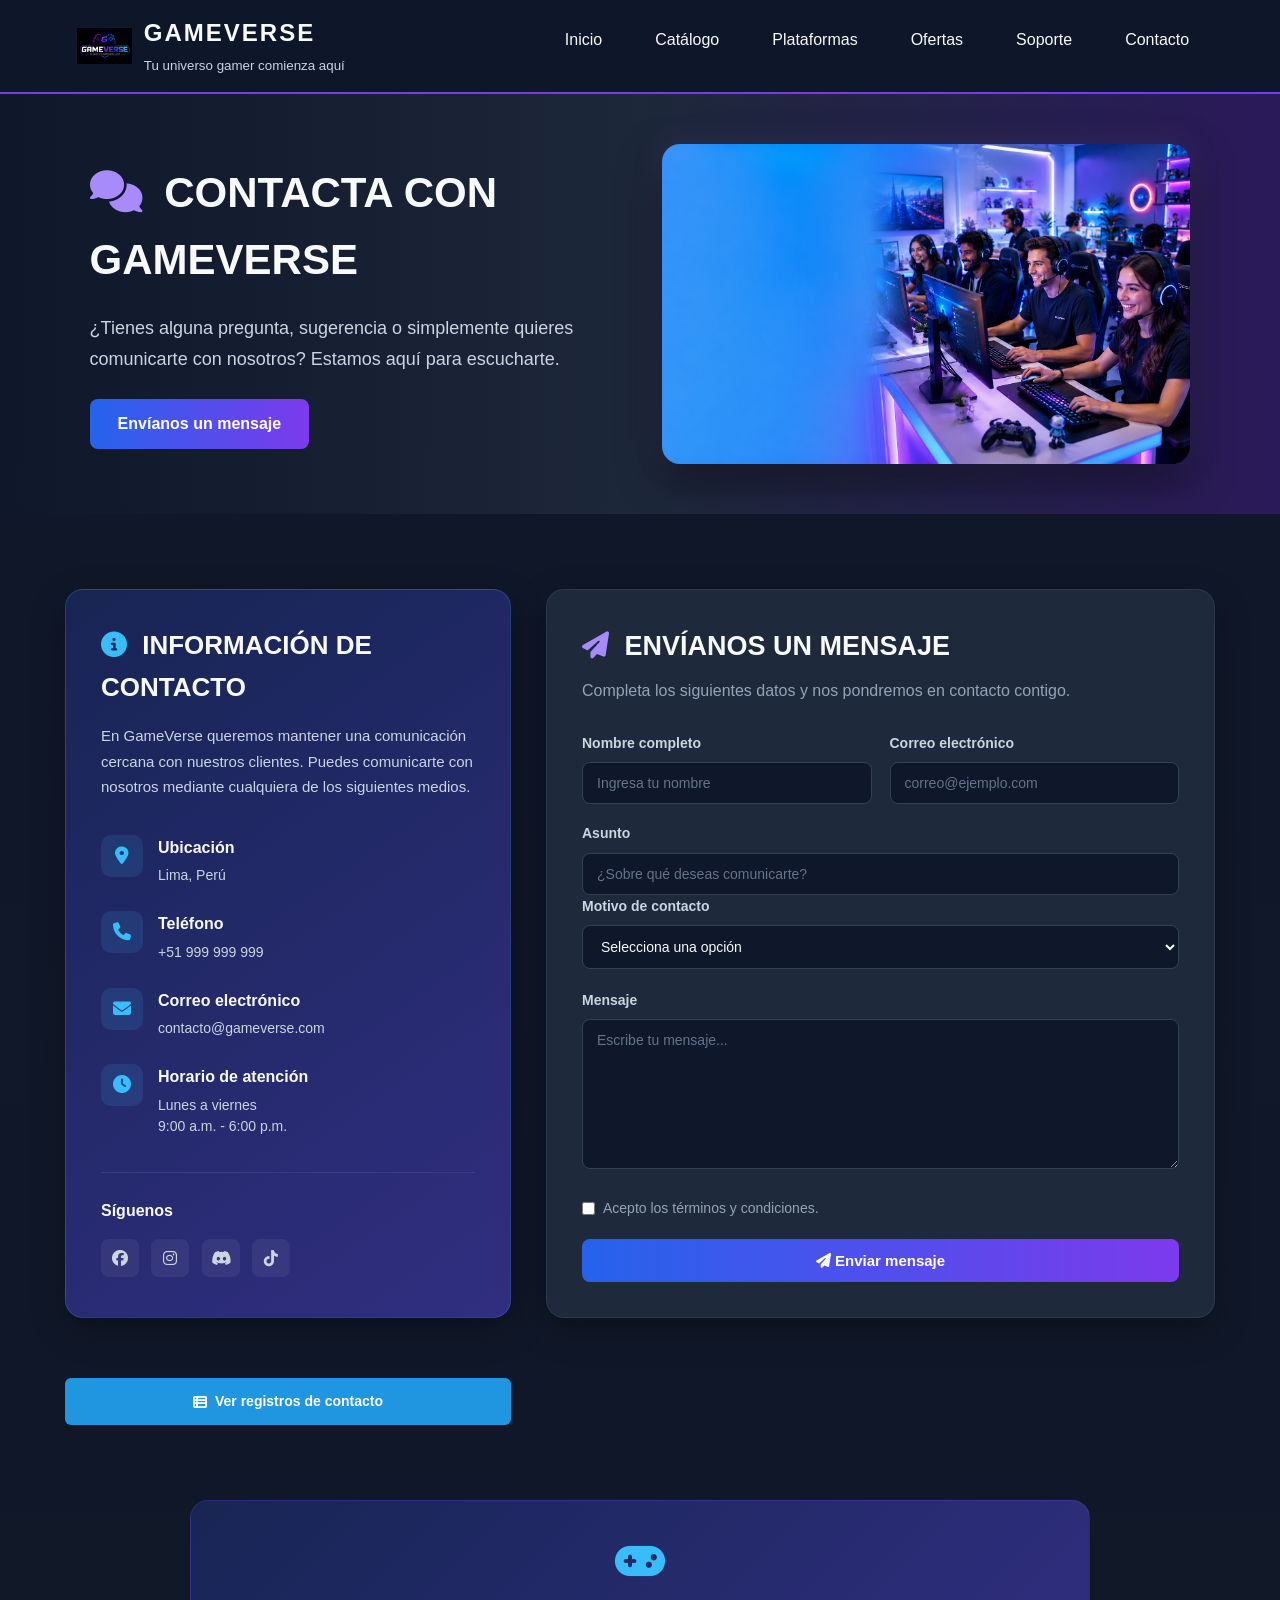
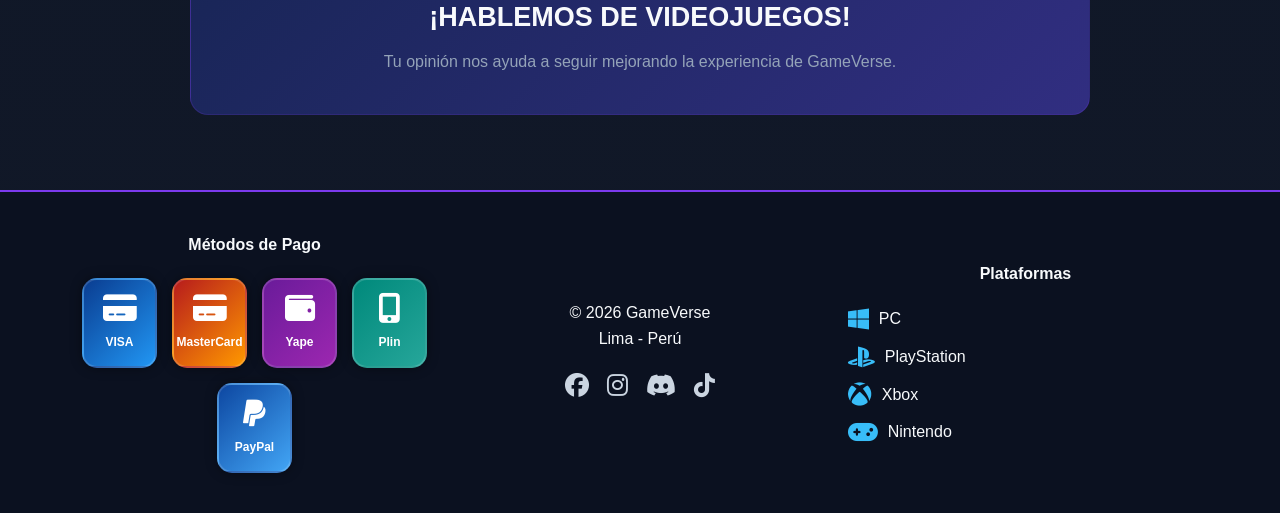
<file: pages/Contacto.html>
<!DOCTYPE html>
<html lang="es">

<head>

<meta charset="UTF-8">
<meta name="viewport" content="width=device-width, initial-scale=1.0">

<title>Contacto | GameVerse</title>

<link rel="stylesheet" href="/css/style.css">

<link rel="stylesheet"
href="https://cdnjs.cloudflare.com/ajax/libs/font-awesome/6.5.0/css/all.min.css">

<link rel="icon" type="image/x-icon" href="/img/logo.ico">

</head>


<body>


<!-- ================= HEADER ================= -->

<header class="header">

    <div class="logo">
        <a href="../index.html">
            <img src="../img/logo.png" alt="Logo" width="55">
        </a>

        <div>
            <h2>GAMEVERSE</h2>
            <small>Tu universo gamer comienza aquí</small>
        </div>
    </div>

    <div class="menu-toggle" id="menu-toggle">
        <i class="fa-solid fa-bars"></i>
    </div>

    <nav class="nav" id="nav">

        <ul class="menu">

            <li>
                <a href="../index.html">Inicio</a>
            </li>

            <li class="dropdown">
                <a href="Catalogo.html">Catálogo</a>

                <ul class="submenu">
                    <li><a href="#">Acción</a></li>
                    <li><a href="#">Aventura</a></li>
                    <li><a href="#">Deportes</a></li>
                    <li><a href="#">RPG</a></li>
                    <li><a href="#">Terror</a></li>
                </ul>
            </li>

            <li class="dropdown">

                <a href="Plataformas.html">Plataformas</a>

                <ul class="submenu">
                    <li><a href="#">PC</a></li>
                    <li><a href="#">PlayStation</a></li>
                    <li><a href="#">Xbox</a></li>
                    <li><a href="#">Nintendo</a></li>
                </ul>

            </li>

            <li class="dropdown">

                <a href="Ofertas.html">Ofertas</a>

                <ul class="submenu">
                    <li><a href="#">Hasta 30%</a></li>
                    <li><a href="#">Hasta 50%</a></li>
                    <li><a href="#">Lanzamientos</a></li>
                </ul>
            </li>
            <li><a href="Soporte.html">Soporte</a></li>
            <li><a href="Contacto.html">Contacto</a></li>
        </ul>
    </nav>
</header>



<!-- ================= CONTENIDO ================= -->
<article>
    <!-- ================= BANNER ================= -->

    <section class="banner-contacto">
        <div class="banner-contacto-texto">
            <h1>
                <i class="fa-solid fa-comments"></i>
                CONTACTA CON GAMEVERSE
            </h1>


            <p>
                ¿Tienes alguna pregunta, sugerencia o
                simplemente quieres comunicarte con nosotros?
                Estamos aquí para escucharte.
            </p>

            <a href="#formulario-contacto"
               class="btn-contacto">
                Envíanos un mensaje
            </a>
        </div>


        <div class="banner-contacto-imagen">

            <img
                src="/img/banner-contacto.png"
                alt="Contacto GameVerse">

        </div>

    </section>

    <!-- ================= INFORMACIÓN ================= -->
    <section class="contacto-principal">

        <!-- INFORMACIÓN -->
        <div class="contacto-info">
            <h2>
                <i class="fa-solid fa-circle-info"></i>
                INFORMACIÓN DE CONTACTO
            </h2>

            <p class="contacto-descripcion">
                En GameVerse queremos mantener una
                comunicación cercana con nuestros clientes.
                Puedes comunicarte con nosotros mediante
                cualquiera de los siguientes medios.
            </p>

            <!-- DIRECCIÓN -->
            <div class="contacto-dato">
                <div class="contacto-icono">
                    <i class="fa-solid fa-location-dot"></i>
                </div>
                <div>
                    <h3>Ubicación</h3>
                    <p>
                        Lima, Perú
                    </p>
                </div>
            </div>

            <!-- TELÉFONO -->
            <div class="contacto-dato">
                <div class="contacto-icono">
                    <i class="fa-solid fa-phone"></i>
                </div>
                <div>
                    <h3>Teléfono</h3>
                    <p>
                        +51 999 999 999
                    </p>
                </div>
            </div>

            <!-- CORREO -->

            <div class="contacto-dato">
                <div class="contacto-icono">
                    <i class="fa-solid fa-envelope"></i>
                </div>
                <div>
                    <h3>Correo electrónico</h3>
                    <p>
                        contacto@gameverse.com
                    </p>
                </div>
            </div>

            <!-- HORARIO -->
            <div class="contacto-dato">
                <div class="contacto-icono">
                    <i class="fa-solid fa-clock"></i>
                </div>
                <div>
                    <h3>Horario de atención</h3>
                    <p>
                        Lunes a viernes
                        <br>
                        9:00 a.m. - 6:00 p.m.
                    </p>
                </div>
            </div>

            <!-- REDES -->
            <div class="contacto-redes">
                <h3>
                    Síguenos
                </h3>

                <a href="https://www.facebook.com" target="_blank">
                    <i class="fa-brands fa-facebook"></i>
                </a>

                <a href="https://www.instagram.com" target="_blank">
                    <i class="fa-brands fa-instagram"></i>
                </a>

                <a href="https://discord.gg" target="_blank">
                    <i class="fa-brands fa-discord"></i>
                </a>

                <a href="https://www.tiktok.com" target="_blank">
                    <i class="fa-brands fa-tiktok"></i>
                </a>
            </div>

        </div>

        <!-- ================= FORMULARIO ================= -->
        <div class="contacto-formulario"
             id="formulario-contacto">
            <h2>
                <i class="fa-solid fa-paper-plane"></i>
                ENVÍANOS UN MENSAJE
            </h2>
            <p>
                Completa los siguientes datos y nos
                pondremos en contacto contigo.
            </p>
            <form>
                <div class="contacto-form-grid">
                    <div>
                        <label for="contacto-nombre">
                            Nombre completo
                        </label>
                        <input
                            type="text"
                            id="contacto-nombre"
                            placeholder="Ingresa tu nombre">
                    </div>

                    <div>
                        <label for="contacto-correo">
                            Correo electrónico
                        </label>
                        <input
                            type="email"
                            id="contacto-correo"
                            placeholder="correo@ejemplo.com">
                    </div>
                </div>

                <label for="contacto-asunto">
                    Asunto
                </label>
                <input
                    type="text"
                    id="contacto-asunto"
                    placeholder="¿Sobre qué deseas comunicarte?">

                <label for="contacto-tipo">
                    Motivo de contacto
                </label>

                <select id="contacto-tipo">
                    <option value="">
                        Selecciona una opción
                    </option>
                    <option>
                        Consulta general
                    </option>
                    <option>
                        Información sobre videojuegos
                    </option>
                    <option>
                        Sugerencia
                    </option>
                    <option>
                        Reclamo
                    </option>
                    <option>
                        Otro
                    </option>
                </select>

                <label for="contacto-mensaje">
                    Mensaje
                </label>

                <textarea
                    id="contacto-mensaje"
                    rows="7"
                    placeholder="Escribe tu mensaje..."></textarea>

                <label class="contacto-check">
                    <input
                        type="checkbox"
                        id="contacto-terminos">
                    Acepto los términos y condiciones.
                </label>

                <button
                    type="submit"
                    class="btn-enviar-contacto">
                    <i class="fa-solid fa-paper-plane"></i>
                    Enviar mensaje
                </button>
            </form>
        </div>
        <!-- ================= REGISTROS ================= -->

        <div class="contacto-registros">

        <a href="ReporteContactos.html" class="btn-registros-contacto">
            <i class="fa-solid fa-table-list"></i>
            Ver registros de contacto
        </a>

        </div>
    </section>

    <!-- ================= FRASE FINAL ================= -->
    <section class="contacto-final">
        <i class="fa-solid fa-gamepad"></i>
        <h2>
            ¡HABLEMOS DE VIDEOJUEGOS!
        </h2>
        <p>
            Tu opinión nos ayuda a seguir mejorando
            la experiencia de GameVerse.
        </p>
    </section>
</article>

<!-- ================= FOOTER ================= -->
<footer>
<div class="footer-contenedor">
<div class="footer-izq">
<h4>Métodos de Pago</h4>
<div class="metodos-pago">
    <a href="https://www.visa.com.pe" target="_blank">
    <div class="pago visa">
        <i class="fa-solid fa-credit-card"></i>
        <span>VISA</span>
    </div>
    </a>

    <a href="https://www.mastercard.com/pe/es.html" target="_blank">
    <div class="pago master">
        <i class="fa-solid fa-credit-card"></i>
        <span>MasterCard</span>
    </div>
    </a>

    <a href="https://www.yape.com.pe" target="_blank">
    <div class="pago yape">
        <i class="fa-solid fa-wallet"></i>
        <span>Yape</span>
    </div>
    </a>

    <a href="https://plin.pe" target="_blank">
    <div class="pago plin">
        <i class="fa-solid fa-mobile-screen-button"></i>
        <span>Plin</span>
    </div>
    </a>

    <a href="https://www.paypal.com/pe/home" target="_blank">
    <div class="pago paypal">
        <i class="fa-brands fa-paypal"></i>
        <span>PayPal</span>
    </div>
    </a>
</div>
</div>
<div class="footer-centro">
<p>© 2026 GameVerse</p>
<p>Lima - Perú</p>
<div class="redes">
<a href="https://www.facebook.com" target="_blank">
    <i class="fa-brands fa-facebook"></i>
</a>
<a href="https://www.instagram.com" target="_blank">
    <i class="fa-brands fa-instagram"></i>
</a>
<a href="https://discord.gg" target="_blank">
    <i class="fa-brands fa-discord"></i>
</a>
<a href="https://www.tiktok.com" target="_blank">
    <i class="fa-brands fa-tiktok"></i>
</a>
</div>
</div>
<div class="footer-der">
<h4>Plataformas</h4>
<div class="plataformas">

    <div class="plataforma">
        <i class="fa-brands fa-windows"></i>
        <span>PC</span>
    </div>

    <div class="plataforma">
        <i class="fa-brands fa-playstation"></i>
        <span>PlayStation</span>
    </div>

    <div class="plataforma">
        <i class="fa-brands fa-xbox"></i>
        <span>Xbox</span>
    </div>

    <div class="plataforma">
        <i class="fa-solid fa-gamepad"></i>
        <span>Nintendo</span>
    </div>

</div>
</div>
</div>
</footer>
<script src="/js/script.js"></script>
</body>
</html>
</file>
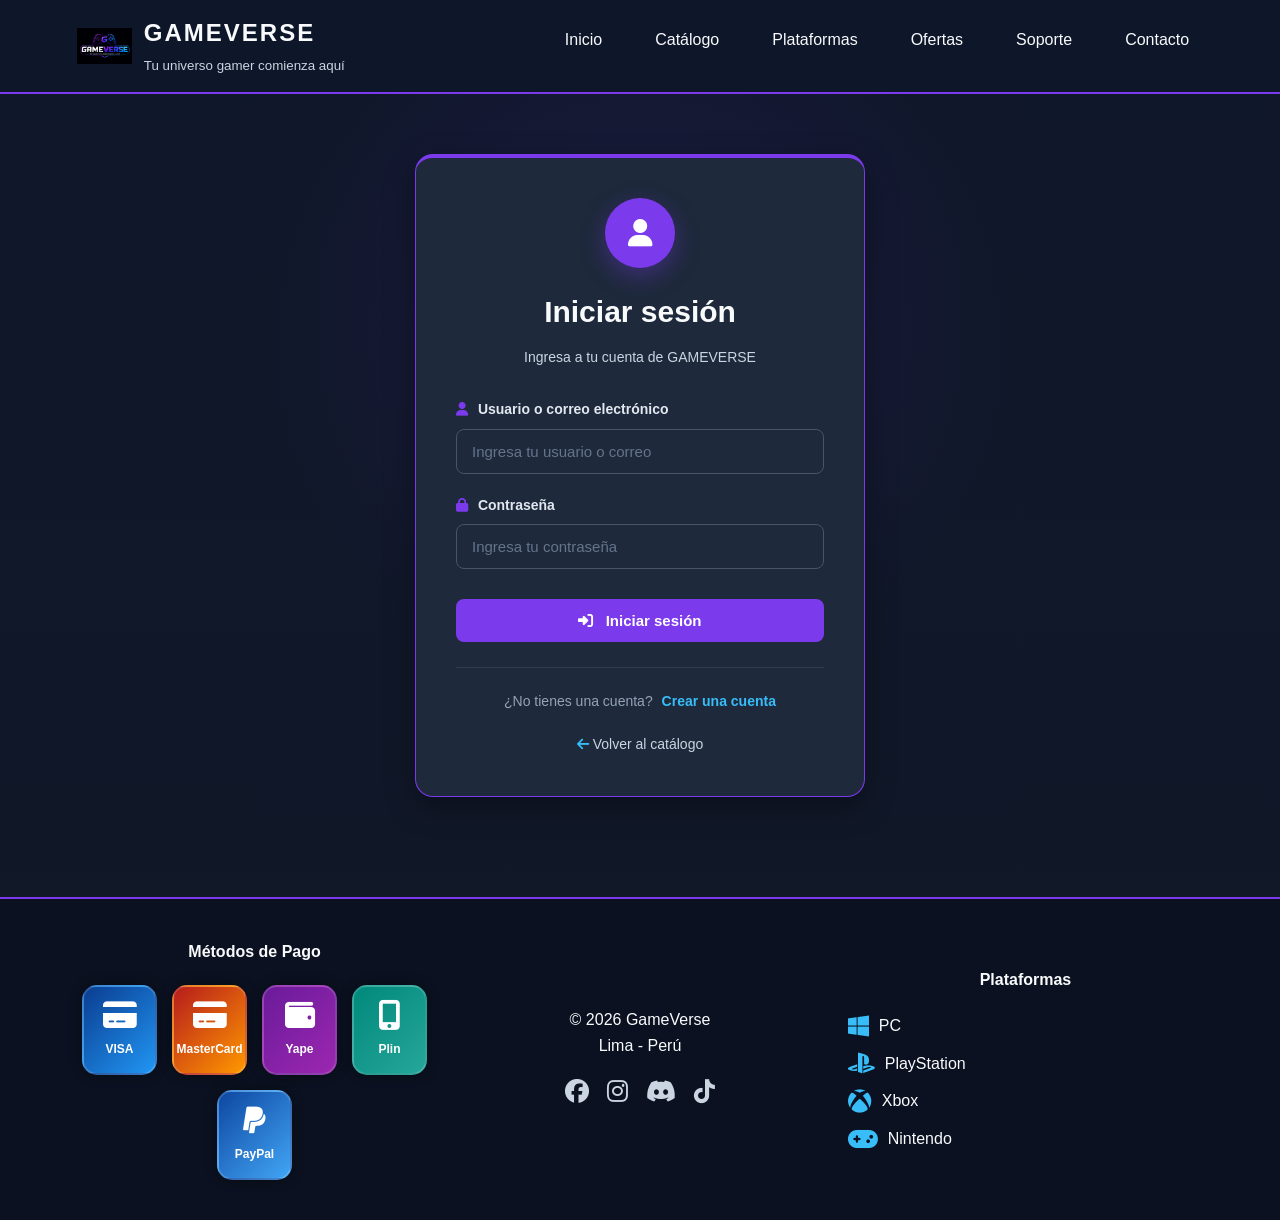
<file: pages/Login.html>
<!DOCTYPE html>
<html lang="es">
<head>
    <meta charset="UTF-8">
    <meta name="viewport" content="width=device-width, initial-scale=1.0">
    <title>Iniciar sesión - GAMEVERSE</title>
    <link rel="stylesheet" href="../css/style.css">
    <link rel="stylesheet"
    href="https://cdnjs.cloudflare.com/ajax/libs/font-awesome/6.5.0/css/all.min.css">
    <link rel="icon" href="../img/logo.ico">
</head>
<body>

    <!-- ================= HEADER ================= -->

<!-- ================= HEADER ================= -->

<header class="header">
    <div class="logo">
        <a href="../index.html">
            <img src="../img/logo.png" alt="Logo" width="55">
        </a>
        <div>
            <h2>GAMEVERSE</h2>
            <small>Tu universo gamer comienza aquí</small>
        </div>
    </div>

    <div class="menu-toggle" id="menu-toggle">
        <i class="fa-solid fa-bars"></i>
    </div>

    <nav class="nav" id="nav">
        <ul class="menu">
            <li>
                <a href="../index.html">Inicio</a>
            </li>
            <li class="dropdown">
                <a href="Catalogo.html">Catálogo</a>
                <ul class="submenu">
                    <li><a href="#">Acción</a></li>
                    <li><a href="#">Aventura</a></li>
                    <li><a href="#">Deportes</a></li>
                    <li><a href="#">RPG</a></li>
                    <li><a href="#">Terror</a></li>
                </ul>
            </li>

            <li class="dropdown">
                <a href="Plataformas.html">Plataformas</a>
                <ul class="submenu">
                    <li><a href="#">PC</a></li>
                    <li><a href="#">PlayStation</a></li>
                    <li><a href="#">Xbox</a></li>
                    <li><a href="#">Nintendo</a></li>
                </ul>
            </li>

            <li class="dropdown">

                <a href="Ofertas.html">Ofertas</a>

                <ul class="submenu">
                    <li><a href="#">Hasta 30%</a></li>
                    <li><a href="#">Hasta 50%</a></li>
                    <li><a href="#">Lanzamientos</a></li>
                </ul>
            </li>
            <li><a href="Soporte.html">Soporte</a></li>
            <li><a href="Contacto.html">Contacto</a></li>
        </ul>
    </nav>
</header>

<!-- ================= LOGIN ================= -->

<main>
    <section class="login">
        <div class="login-caja">
            <!-- Icono -->
            <div class="login-icon">
                <i class="fa-solid fa-user"></i>
            </div>

            <!-- Título -->
            <h1>Iniciar sesión</h1>

            <!-- Descripción -->
            <p class="login-descripcion">
                Ingresa a tu cuenta de GAMEVERSE
            </p>

            <!-- Formulario -->
            <form id="formLogin">
                <!-- Usuario o correo -->
                <div class="campo-login">
                    <label for="usuario">
                        <i class="fa-solid fa-user"></i>
                        Usuario o correo electrónico
                    </label>
                    <input
                        type="text"
                        id="usuario"
                        name="usuario"
                        placeholder="Ingresa tu usuario o correo"
                    >
                </div>

                <!-- Contraseña -->
                <div class="campo-login">
                    <label for="password">
                        <i class="fa-solid fa-lock"></i>
                        Contraseña
                    </label>
                    <input
                        type="password"
                        id="password"
                        name="password"
                        placeholder="Ingresa tu contraseña"
                    >
                </div>

                <!-- Botón -->
                <button
                    type="button"
                    class="btn-login"
                    onclick="iniciarSesion()"
                >
                    <i class="fa-solid fa-right-to-bracket"></i>
                    Iniciar sesión
                </button>

                <!-- Resultado de la validación -->
                <div id="resultadoLogin"></div>
            </form>

            <!-- Crear cuenta -->
            <div class="crear-cuenta">
                <span>¿No tienes una cuenta?</span>
                <a href="Registro.html">
                    Crear una cuenta
                </a>
            </div>

            <!-- Volver al catálogo -->
            <a href="Catalogo.html" class="volver-catalogo">
                <i class="fa-solid fa-arrow-left"></i>
                Volver al catálogo
            </a>
        </div>
    </section>
</main>

<!-- ================= FOOTER ================= -->

<footer>
<div class="footer-contenedor">
<div class="footer-izq">
<h4>Métodos de Pago</h4>
<div class="metodos-pago">
    <a href="https://www.visa.com.pe" target="_blank">
    <div class="pago visa">
        <i class="fa-solid fa-credit-card"></i>
        <span>VISA</span>
    </div>
    </a>

    <a href="https://www.mastercard.com/pe/es.html" target="_blank">
    <div class="pago master">
        <i class="fa-solid fa-credit-card"></i>
        <span>MasterCard</span>
    </div>
    </a>

    <a href="https://www.yape.com.pe" target="_blank">
    <div class="pago yape">
        <i class="fa-solid fa-wallet"></i>
        <span>Yape</span>
    </div>
    </a>

    <a href="https://plin.pe" target="_blank">
    <div class="pago plin">
        <i class="fa-solid fa-mobile-screen-button"></i>
        <span>Plin</span>
    </div>
    </a>

    <a href="https://www.paypal.com/pe/home" target="_blank">
    <div class="pago paypal">
        <i class="fa-brands fa-paypal"></i>
        <span>PayPal</span>
    </div>
    </a>
</div>
</div>
<div class="footer-centro">
<p>© 2026 GameVerse</p>
<p>Lima - Perú</p>
<div class="redes">
<a href="https://www.facebook.com" target="_blank">
    <i class="fa-brands fa-facebook"></i>
</a>
<a href="https://www.instagram.com" target="_blank">
    <i class="fa-brands fa-instagram"></i>
</a>
<a href="https://discord.gg" target="_blank">
    <i class="fa-brands fa-discord"></i>
</a>
<a href="https://www.tiktok.com" target="_blank">
    <i class="fa-brands fa-tiktok"></i>
</a>
</div>
</div>
<div class="footer-der">
<h4>Plataformas</h4>
<div class="plataformas">

    <div class="plataforma">
        <i class="fa-brands fa-windows"></i>
        <span>PC</span>
    </div>

    <div class="plataforma">
        <i class="fa-brands fa-playstation"></i>
        <span>PlayStation</span>
    </div>

    <div class="plataforma">
        <i class="fa-brands fa-xbox"></i>
        <span>Xbox</span>
    </div>

    <div class="plataforma">
        <i class="fa-solid fa-gamepad"></i>
        <span>Nintendo</span>
    </div>



    <script src="../js/script.js"></script>

</body>

</html>
</file>
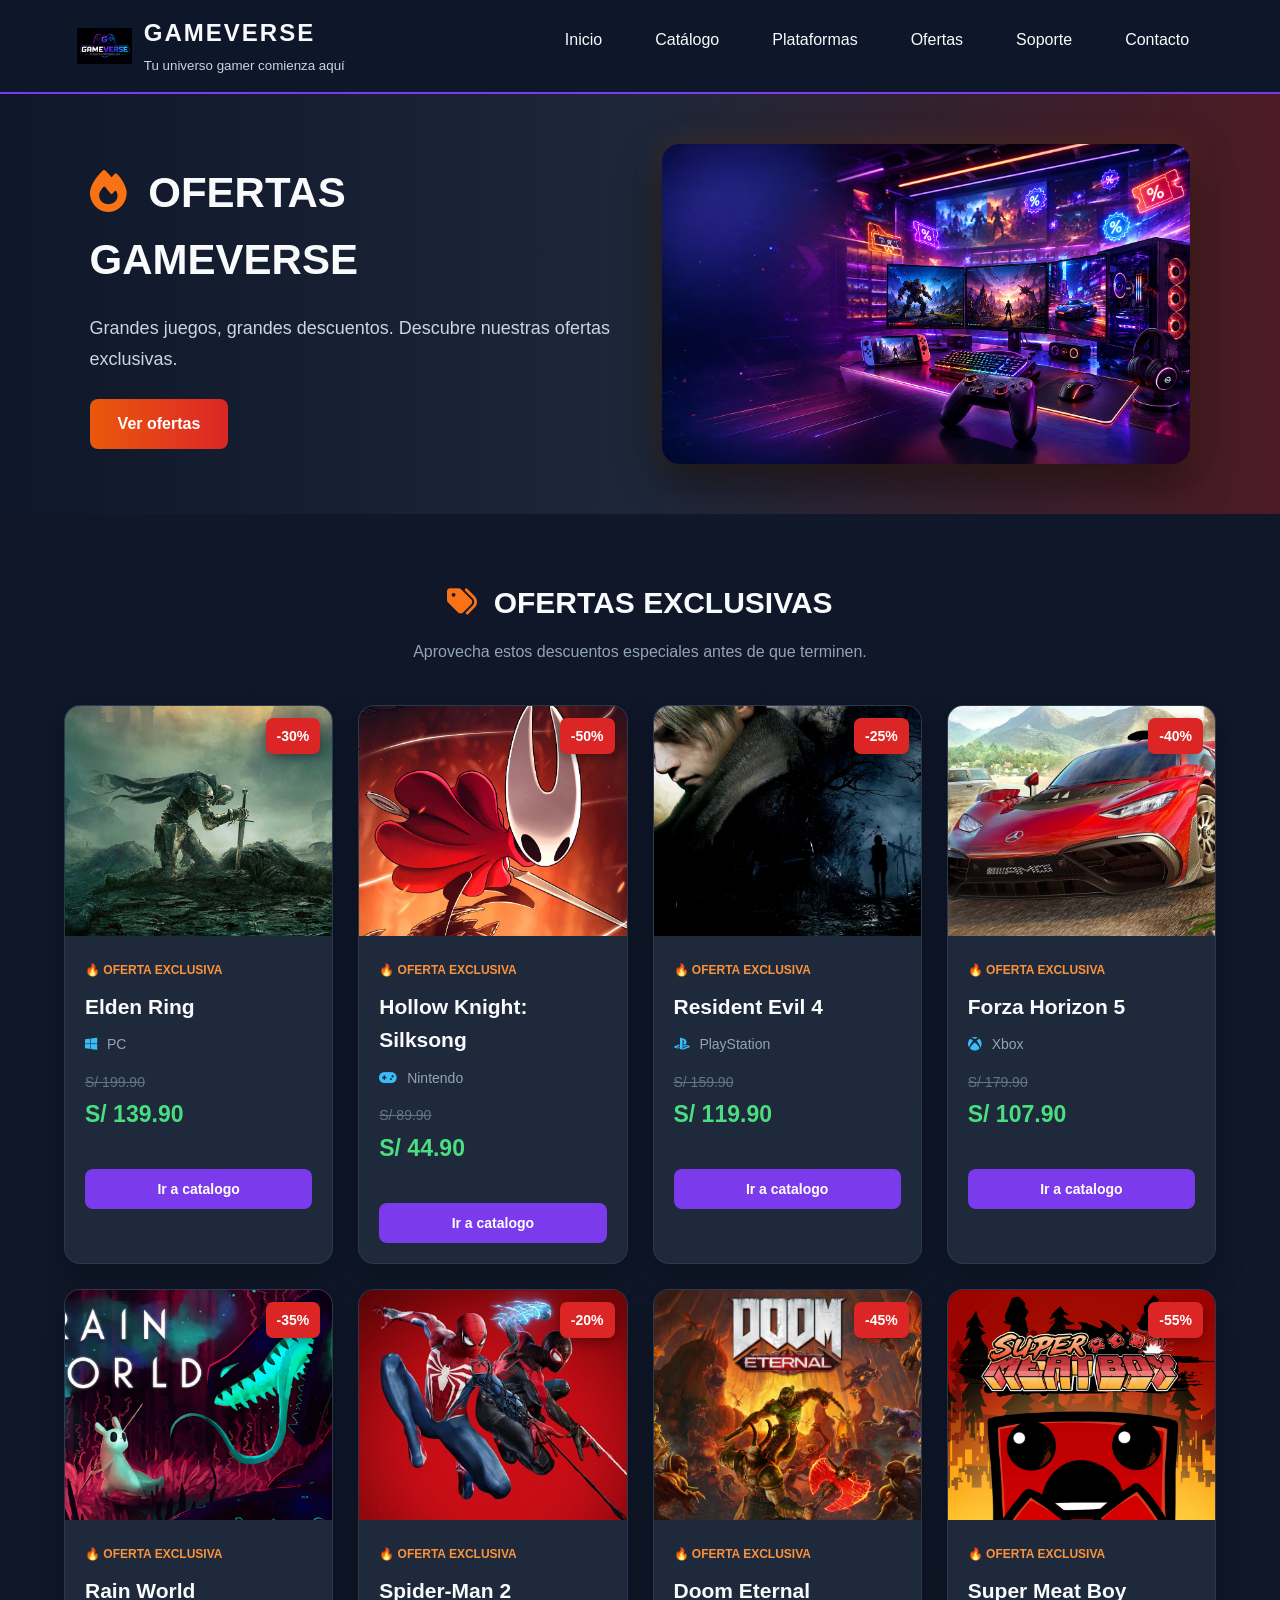
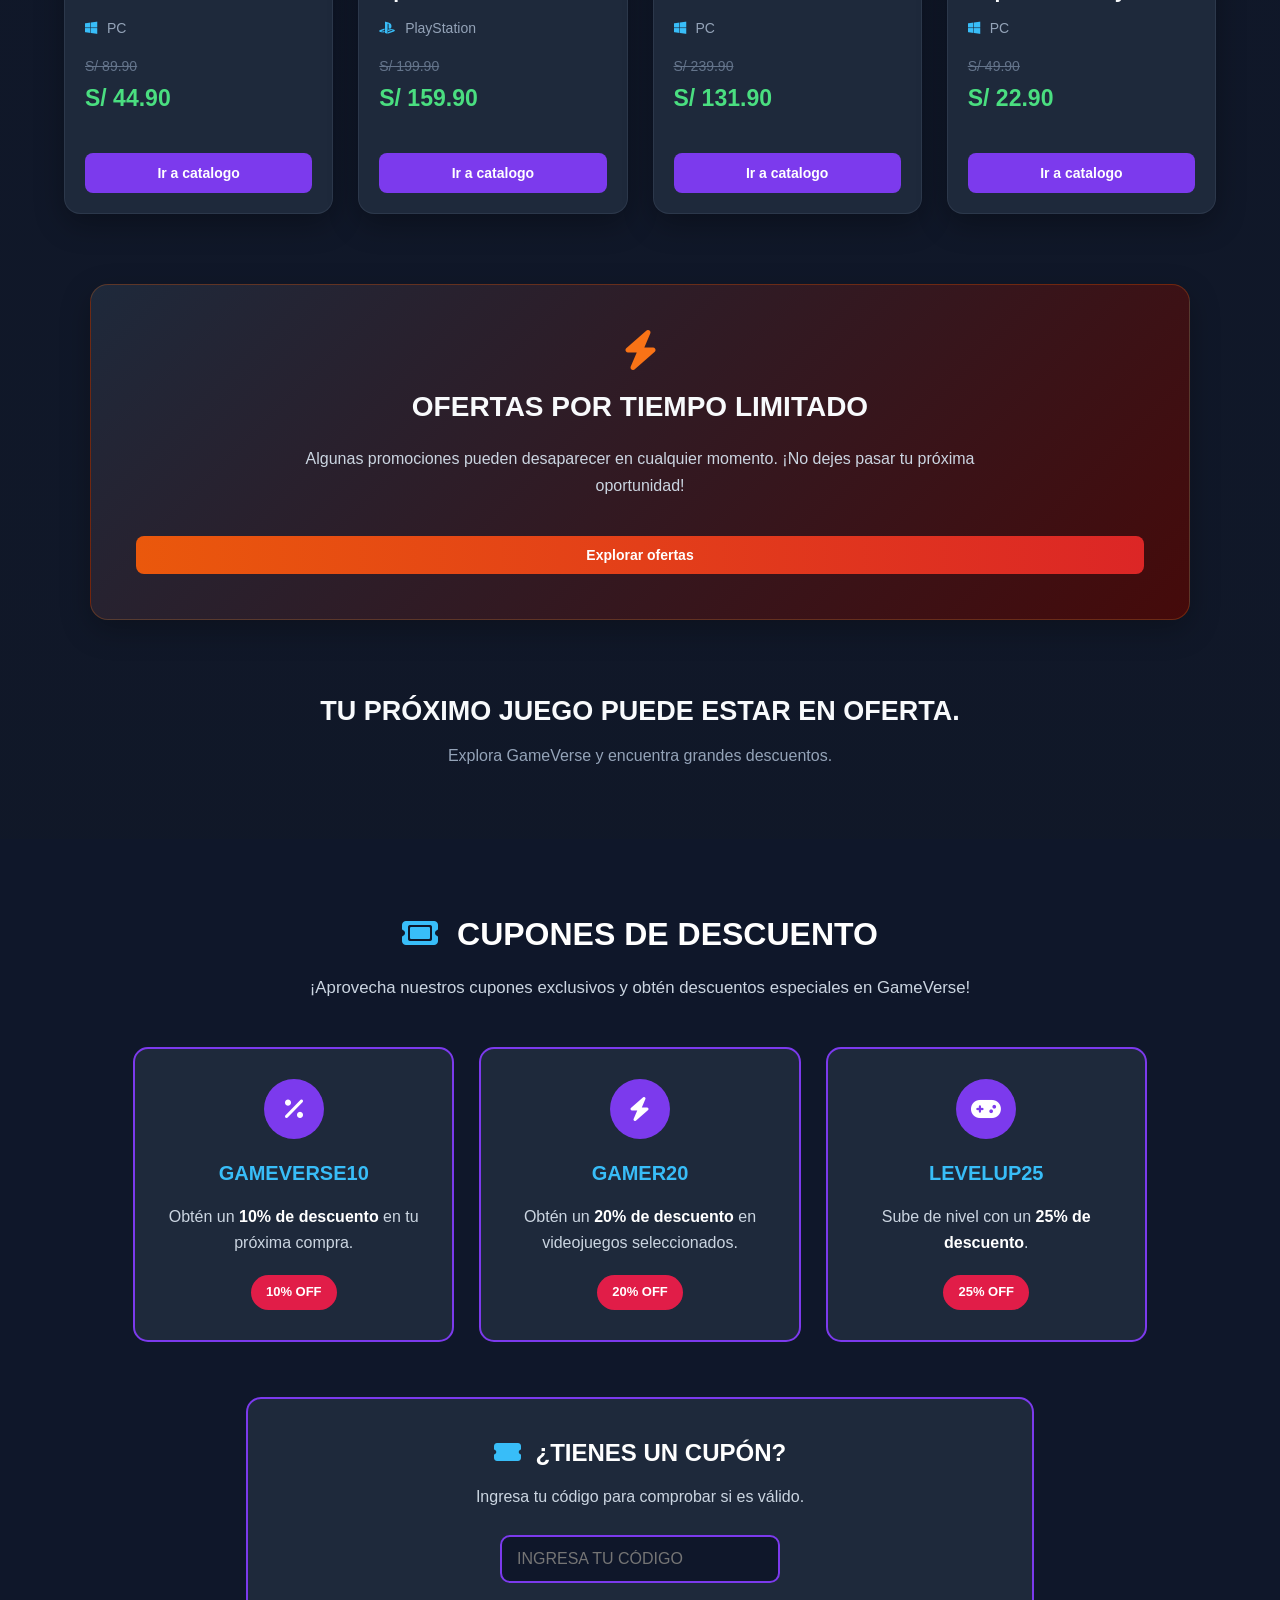
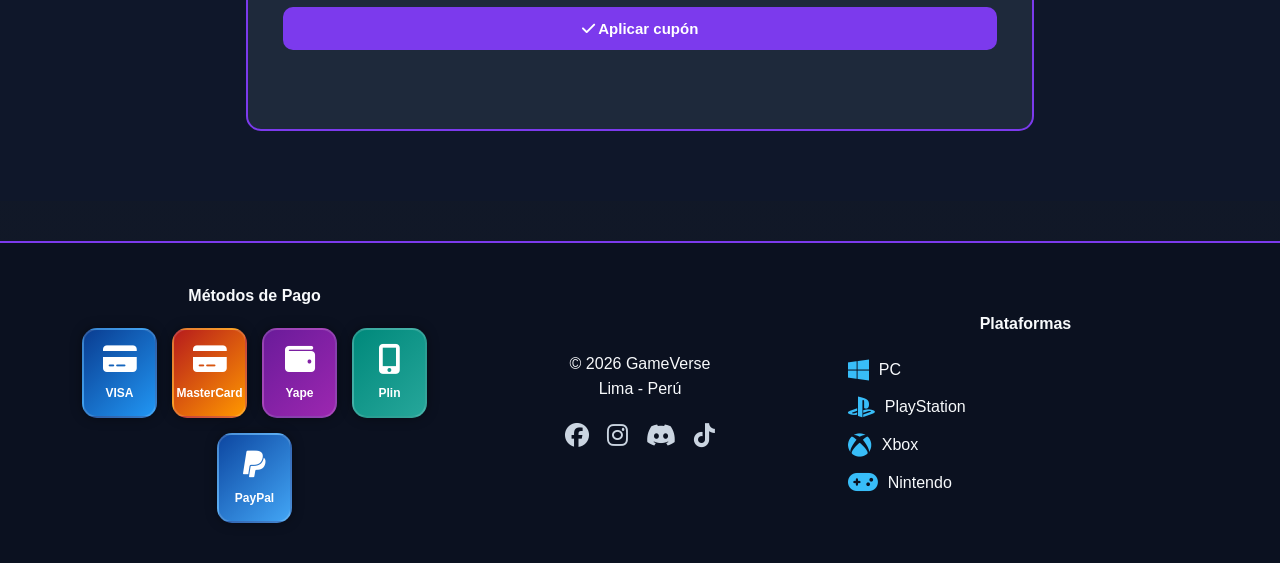
<file: pages/Ofertas.html>
<!DOCTYPE html>
<html lang="es">

<head>

<meta charset="UTF-8">
<meta name="viewport" content="width=device-width, initial-scale=1.0">

<title>Ofertas | GameVerse</title>

<link rel="stylesheet" href="/css/style.css">

<link rel="stylesheet"
href="https://cdnjs.cloudflare.com/ajax/libs/font-awesome/6.5.0/css/all.min.css">

<link rel="icon" type="image/x-icon" href="/img/logo.ico">

</head>


<body>


<!-- ================= HEADER ================= -->
<header class="header">
    <div class="logo">
        <a href="../index.html">
            <img src="../img/logo.png" alt="Logo" width="55">
        </a>

        <div>
            <h2>GAMEVERSE</h2>
            <small>Tu universo gamer comienza aquí</small>
        </div>
    </div>
    <div class="menu-toggle" id="menu-toggle">
        <i class="fa-solid fa-bars"></i>
    </div>
    <nav class="nav" id="nav">
        <ul class="menu">
            <li>
                <a href="../index.html">Inicio</a>
            </li>
            <li class="dropdown">
                <a href="Catalogo.html">Catálogo</a>
                <ul class="submenu">
                    <li><a href="#">Acción</a></li>
                    <li><a href="#">Aventura</a></li>
                    <li><a href="#">Deportes</a></li>
                    <li><a href="#">RPG</a></li>
                    <li><a href="#">Terror</a></li>
                </ul>
            </li>
            <li class="dropdown">
                <a href="Plataformas.html">Plataformas</a>
                <ul class="submenu">
                    <li><a href="#">PC</a></li>
                    <li><a href="#">PlayStation</a></li>
                    <li><a href="#">Xbox</a></li>
                    <li><a href="#">Nintendo</a></li>
                </ul>
            </li>
            <li class="dropdown">
                <a href="Ofertas.html">Ofertas</a>
                <ul class="submenu">
                    <li><a href="#">Hasta 30%</a></li>
                    <li><a href="#">Hasta 50%</a></li>
                    <li><a href="#">Lanzamientos</a></li>
                </ul>
            </li>
            <li><a href="Soporte.html">Soporte</a></li>
            <li><a href="Contacto.html">Contacto</a></li>
        </ul>
    </nav>
</header>



<!-- ================= CONTENIDO ================= -->
<article>
    <!-- BANNER DE OFERTAS -->
    <section class="banner-ofertas">
        <div class="banner-ofertas-texto">
            <h1>
                <i class="fa-solid fa-fire"></i>
                OFERTAS GAMEVERSE
            </h1>
            <p>
                Grandes juegos, grandes descuentos.
                Descubre nuestras ofertas exclusivas.
            </p>
            <a href="#ofertas" class="btn-ofertas">
                Ver ofertas
            </a>
        </div>
        <div class="banner-ofertas-imagen">
            <img
                src="/img/banner-ofertas.png"
                alt="Ofertas de videojuegos">
        </div>
    </section>

    <!-- OFERTAS DESTACADAS -->
    <section class="ofertas-seccion" id="ofertas">
        <div class="titulo-ofertas">
            <h2>
                <i class="fa-solid fa-tags"></i>
                OFERTAS EXCLUSIVAS
            </h2>
            <p>
                Aprovecha estos descuentos especiales
                antes de que terminen.
            </p>
        </div>

        <!-- CONTENEDOR DE TARJETAS -->
        <div class="ofertas-container" id="ofertas-container">
            <!-- OFERTA 1 -->
            <div class="oferta-card">
                <div class="oferta-imagen">
                    <img
                        src="/img/Elden Ring.png"
                        alt="Videojuego en oferta">
                    <span class="descuento">
                        -30%
                    </span>
                </div>

                <div class="oferta-info">
                    <span class="etiqueta-oferta">
                        🔥 OFERTA EXCLUSIVA
                    </span>
                    <h3>
                        Elden Ring
                    </h3>
                    <p class="plataforma-oferta">
                        <i class="fa-brands fa-windows"></i>
                        PC
                    </p>

                    <div class="precios">
                        <span class="precio-anterior">
                            S/ 199.90
                        </span>
                        <span class="precio-oferta">
                            S/ 139.90
                        </span>
                    </div>
                    <button class="btn-catalogo" onclick="location.href='/pages/Catalogo.html'">Ir a catalogo</button>
                </div>
            </div>

            <!-- OFERTA 2 -->
            <div class="oferta-card">
                <div class="oferta-imagen">
                    <img
                        src="/img/Silksong.png"
                        alt="Videojuego en oferta">
                    <span class="descuento">
                        -50%
                    </span>
                </div>

                <div class="oferta-info">
                    <span class="etiqueta-oferta">
                        🔥 OFERTA EXCLUSIVA
                    </span>
                    <h3>
                        Hollow Knight: Silksong
                    </h3>
                    <p class="plataforma-oferta">
                        <i class="fa-solid fa-gamepad"></i>
                        Nintendo
                    </p>

                    <div class="precios">
                        <span class="precio-anterior">
                            S/ 89.90
                        </span>
                        <span class="precio-oferta">
                            S/ 44.90
                        </span>
                    </div>

                    <button class="btn-catalogo" onclick="location.href='/pages/Catalogo.html'">Ir a catalogo</button>
                </div>
            </div>



            <!-- OFERTA 3 -->
            <div class="oferta-card">
                <div class="oferta-imagen">
                    <img
                        src="/img/Resident Evil 4.png"
                        alt="Videojuego en oferta">
                    <span class="descuento">
                        -25%
                    </span>
                </div>

                <div class="oferta-info">
                    <span class="etiqueta-oferta">
                        🔥 OFERTA EXCLUSIVA
                    </span>
                    <h3>
                        Resident Evil 4
                    </h3>

                    <p class="plataforma-oferta">
                        <i class="fa-brands fa-playstation"></i>
                        PlayStation
                    </p>

                    <div class="precios">
                        <span class="precio-anterior">
                            S/ 159.90
                        </span>

                        <span class="precio-oferta">
                            S/ 119.90
                        </span>
                    </div>

                    <button class="btn-catalogo" onclick="location.href='/pages/Catalogo.html'">Ir a catalogo</button>
                </div>
            </div>



            <!-- OFERTA 4 -->
            <div class="oferta-card">
                <div class="oferta-imagen">
                    <img
                        src="/img/Forza Horizon 5.jpeg"
                        alt="Videojuego en oferta">
                    <span class="descuento">
                        -40%
                    </span>
                </div>

                <div class="oferta-info">
                    <span class="etiqueta-oferta">
                        🔥 OFERTA EXCLUSIVA
                    </span>
                    <h3>
                        Forza Horizon 5
                    </h3>

                    <p class="plataforma-oferta">
                        <i class="fa-brands fa-xbox"></i>
                        Xbox
                    </p>

                    <div class="precios">
                        <span class="precio-anterior">
                            S/ 179.90
                        </span>
                        <span class="precio-oferta">
                            S/ 107.90
                        </span>
                    </div>

                    <button class="btn-catalogo" onclick="location.href='/pages/Catalogo.html'">Ir a catalogo</button>
                </div>
            </div>

            <!-- OFERTA 5 -->
            <div class="oferta-card">
                <div class="oferta-imagen">
                    <img
                        src="/img/Rain World.png"
                        alt="Videojuego en oferta">
                    <span class="descuento">
                        -35%
                    </span>
                </div>

                <div class="oferta-info">
                    <span class="etiqueta-oferta">
                        🔥 OFERTA EXCLUSIVA
                    </span>
                    <h3>
                        Rain World
                    </h3>
                    <p class="plataforma-oferta">
                        <i class="fa-brands fa-windows"></i>
                        PC
                    </p>

                    <div class="precios">
                        <span class="precio-anterior">
                            S/ 89.90
                        </span>
                        <span class="precio-oferta">
                            S/ 44.90
                        </span>
                    </div>

                    <button class="btn-catalogo" onclick="location.href='/pages/Catalogo.html'">Ir a catalogo</button>
                </div>
            </div>



            <!-- OFERTA 6 -->
            <div class="oferta-card">
                <div class="oferta-imagen">
                    <img
                        src="/img/Spider Man 2.jpeg"
                        alt="Videojuego en oferta">
                    <span class="descuento">
                        -20%
                    </span>
                </div>

                <div class="oferta-info">
                    <span class="etiqueta-oferta">
                        🔥 OFERTA EXCLUSIVA
                    </span>
                    <h3>
                        Spider-Man 2
                    </h3>
                    <p class="plataforma-oferta">
                        <i class="fa-brands fa-playstation"></i>
                        PlayStation
                    </p>

                    <div class="precios">
                        <span class="precio-anterior">
                            S/ 199.90
                        </span>
                        <span class="precio-oferta">
                            S/ 159.90
                        </span>
                    </div>

                    <button class="btn-catalogo" onclick="location.href='/pages/Catalogo.html'">Ir a catalogo</button>
                </div>
            </div>



            <!-- OFERTA 7 -->
            <div class="oferta-card">
                <div class="oferta-imagen">
                    <img
                        src="/img/Doom Eternal.png"
                        alt="Videojuego en oferta">
                    <span class="descuento">
                        -45%
                    </span>
                </div>

                <div class="oferta-info">
                    <span class="etiqueta-oferta">
                        🔥 OFERTA EXCLUSIVA
                    </span>
                    <h3>
                        Doom Eternal
                    </h3>
                    <p class="plataforma-oferta">
                        <i class="fa-brands fa-windows"></i>
                        PC
                    </p>

                    <div class="precios">
                        <span class="precio-anterior">
                            S/ 239.90
                        </span>
                        <span class="precio-oferta">
                            S/ 131.90
                        </span>
                    </div>

                    <button class="btn-catalogo" onclick="location.href='/pages/Catalogo.html'">Ir a catalogo</button>
                </div>
            </div>



            <!-- OFERTA 8 -->
            <div class="oferta-card">
                <div class="oferta-imagen">
                    <img
                        src="/img/Meat Boy.png"
                        alt="Videojuego en oferta">
                    <span class="descuento">
                        -55%
                    </span>
                </div>

                <div class="oferta-info">
                    <span class="etiqueta-oferta">
                        🔥 OFERTA EXCLUSIVA
                    </span>
                    <h3>
                        Super Meat Boy
                    </h3>
                    <p class="plataforma-oferta">
                        <i class="fa-brands fa-windows"></i>
                        PC
                    </p>

                    <div class="precios">

                        <span class="precio-anterior">
                            S/ 49.90
                        </span>
                        <span class="precio-oferta">
                            S/ 22.90
                        </span>
                    </div>

                    <button class="btn-catalogo" onclick="location.href='/pages/Catalogo.html'">Ir a catalogo</button>
                </div>
            </div>
        </div>
    </section>

    <!-- OFERTAS POR TIEMPO LIMITADO -->
    <section class="oferta-tiempo">
        <div class="oferta-tiempo-contenido">
            <i class="fa-solid fa-bolt"></i>
            <h2>
                OFERTAS POR TIEMPO LIMITADO
            </h2>
            <p>
                Algunas promociones pueden desaparecer
                en cualquier momento. ¡No dejes pasar
                tu próxima oportunidad!
            </p>
            <button class="btn-oferta-tiempo">
                Explorar ofertas
            </button>
        </div>
    </section>

    <!-- FRASE FINAL -->
    <section class="frase-ofertas">
        <h2>
            TU PRÓXIMO JUEGO PUEDE ESTAR EN OFERTA.
        </h2>
        <p>
            Explora GameVerse y encuentra grandes descuentos.
        </p>
    </section>
</article>

<!-- ================= CUPONES DE DESCUENTO ================= -->

<section class="cupones-ofertas">

    <div class="titulo-cupones">

        <h2>
            <i class="fa-solid fa-ticket"></i>
            CUPONES DE DESCUENTO
        </h2>

        <p>
            ¡Aprovecha nuestros cupones exclusivos y obtén descuentos
            especiales en GameVerse!
        </p>

    </div>


    <div class="cupones-grid">

        <!-- CUPÓN 1 -->
        <div class="cupon-card">

            <div class="cupon-icon">
                <i class="fa-solid fa-percent"></i>
            </div>

            <h3>GAMEVERSE10</h3>

            <p>
                Obtén un <strong>10% de descuento</strong>
                en tu próxima compra.
            </p>

            <span class="cupon-descuento">
                10% OFF
            </span>

        </div>


        <!-- CUPÓN 2 -->
        <div class="cupon-card">

            <div class="cupon-icon">
                <i class="fa-solid fa-bolt"></i>
            </div>

            <h3>GAMER20</h3>

            <p>
                Obtén un <strong>20% de descuento</strong>
                en videojuegos seleccionados.
            </p>

            <span class="cupon-descuento">
                20% OFF
            </span>

        </div>


        <!-- CUPÓN 3 -->
        <div class="cupon-card">

            <div class="cupon-icon">
                <i class="fa-solid fa-gamepad"></i>
            </div>

            <h3>LEVELUP25</h3>

            <p>
                Sube de nivel con un
                <strong>25% de descuento</strong>.
            </p>

            <span class="cupon-descuento">
                25% OFF
            </span>

        </div>

    </div>


    <!-- ================= VALIDAR CUPÓN ================= -->

    <div class="validar-cupon">

        <h2>
            <i class="fa-solid fa-ticket-simple"></i>
            ¿TIENES UN CUPÓN?
        </h2>

        <p>
            Ingresa tu código para comprobar si es válido.
        </p>

        <div class="cupon-form">

            <input
                type="text"
                id="codigoCupon"
                placeholder="Ingresa tu código"
            >

            <button
                type="button"
                class="btn-cupon"
                onclick="validarCupon()"
            >
                <i class="fa-solid fa-check"></i>
                Aplicar cupón
            </button>
        </div>
        <div id="resultadoCupon"></div>
    </div>
</section>


<!-- ================= FOOTER ================= -->
<footer>
    <div class="footer-contenedor">
        <div class="footer-izq">
            <h4>Métodos de Pago</h4>
            <div class="metodos-pago">
                <a href="https://www.visa.com.pe" target="_blank">
                    <div class="pago visa">
                        <i class="fa-solid fa-credit-card"></i>
                        <span>VISA</span>
                    </div>
                </a>

                <a href="https://www.mastercard.com/pe/es.html" target="_blank">
                    <div class="pago master">
                        <i class="fa-solid fa-credit-card"></i>
                        <span>MasterCard</span>
                    </div>
                </a>

                <a href="https://www.yape.com.pe" target="_blank">
                    <div class="pago yape">
                        <i class="fa-solid fa-wallet"></i>
                        <span>Yape</span>
                    </div>
                </a>

                <a href="https://plin.pe" target="_blank">
                    <div class="pago plin">
                        <i class="fa-solid fa-mobile-screen-button"></i>
                        <span>Plin</span>
                    </div>
                </a>

                <a href="https://www.paypal.com/pe/home" target="_blank">
                    <div class="pago paypal">
                        <i class="fa-brands fa-paypal"></i>
                        <span>PayPal</span>
                    </div>
                </a>
            </div>
        </div>
        <div class="footer-centro">
            <p>© 2026 GameVerse</p>
            <p>Lima - Perú</p>
            <div class="redes">

                <a href="https://www.facebook.com" target="_blank">
                    <i class="fa-brands fa-facebook"></i>
                </a>
                <a href="https://www.instagram.com" target="_blank">
                    <i class="fa-brands fa-instagram"></i>
                </a>
                <a href="https://discord.gg" target="_blank">
                    <i class="fa-brands fa-discord"></i>
                </a>
                <a href="https://www.tiktok.com" target="_blank">
                    <i class="fa-brands fa-tiktok"></i>
                </a>
            </div>
        </div>

        <div class="footer-der">
            <h4>Plataformas</h4>
            <div class="plataformas">
                <div class="plataforma">
                    <i class="fa-brands fa-windows"></i>
                    <span>PC</span>
                </div>

                <div class="plataforma">
                    <i class="fa-brands fa-playstation"></i>
                    <span>PlayStation</span>
                </div>

                <div class="plataforma">
                    <i class="fa-brands fa-xbox"></i>
                    <span>Xbox</span>
                </div>

                <div class="plataforma">
                    <i class="fa-solid fa-gamepad"></i>
                    <span>Nintendo</span>
                </div>
            </div>
        </div>
    </div>
</footer>

<script src="/js/script.js"></script>
</body>
</html>
</file>
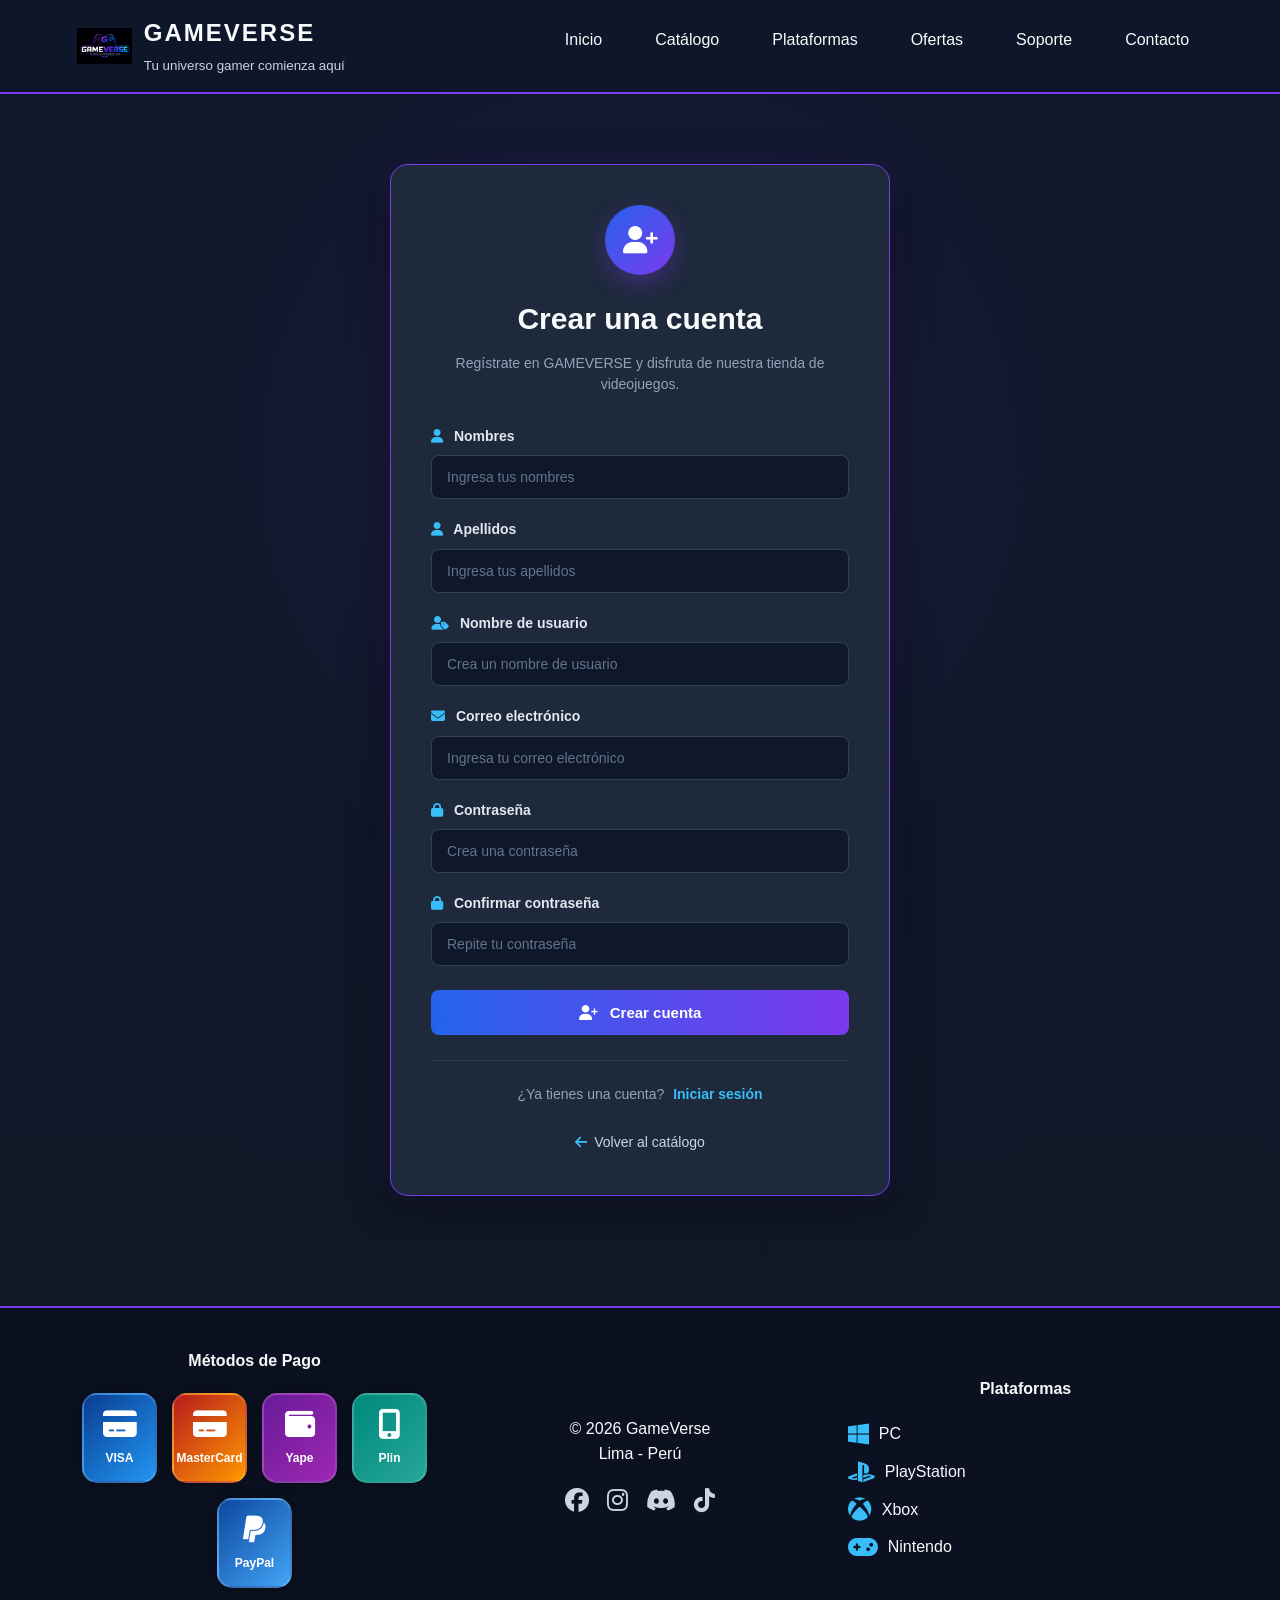
<file: pages/Registro.html>
<!DOCTYPE html>
<html lang="es">
<head>
    <meta charset="UTF-8">
    <meta name="viewport" content="width=device-width, initial-scale=1.0">
    <title>Iniciar sesión - GAMEVERSE</title>
    <link rel="stylesheet" href="../css/style.css">
    <link rel="stylesheet"
    href="https://cdnjs.cloudflare.com/ajax/libs/font-awesome/6.5.0/css/all.min.css">
    <link rel="icon" href="../img/logo.ico">
</head>
<body>

<!-- ================= HEADER ================= -->
<header class="header">
    <div class="logo">
        <a href="../index.html">
            <img src="../img/logo.png" alt="Logo" width="55">
        </a>
        <div>
            <h2>GAMEVERSE</h2>
            <small>Tu universo gamer comienza aquí</small>
        </div>
    </div>
    <div class="menu-toggle" id="menu-toggle">
        <i class="fa-solid fa-bars"></i>
    </div>
    <nav class="nav" id="nav">
        <ul class="menu">
            <li>
                <a href="../index.html">Inicio</a>
            </li>
            <li class="dropdown">
                <a href="Catalogo.html">Catálogo</a>
                <ul class="submenu">
                    <li><a href="#">Acción</a></li>
                    <li><a href="#">Aventura</a></li>
                    <li><a href="#">Deportes</a></li>
                    <li><a href="#">RPG</a></li>
                    <li><a href="#">Terror</a></li>
                </ul>
            </li>
            <li class="dropdown">
                <a href="Plataformas.html">Plataformas</a>
                <ul class="submenu">
                    <li><a href="#">PC</a></li>
                    <li><a href="#">PlayStation</a></li>
                    <li><a href="#">Xbox</a></li>
                    <li><a href="#">Nintendo</a></li>
                </ul>
            </li>
            <li class="dropdown">
                <a href="Ofertas.html">Ofertas</a>
                <ul class="submenu">
                    <li><a href="#">Hasta 30%</a></li>
                    <li><a href="#">Hasta 50%</a></li>
                    <li><a href="#">Lanzamientos</a></li>
                </ul>
            </li>
            <li><a href="Soporte.html">Soporte</a></li>
            <li><a href="Contacto.html">Contacto</a></li>
        </ul>
    </nav>
</header>

<!-- ================= REGISTRO ================= -->
<main>
    <section class="registro">
        <div class="registro-caja">
            <!-- Icono -->
            <div class="registro-icon">
                <i class="fa-solid fa-user-plus"></i>
            </div>

            <!-- Título -->
            <h1>Crear una cuenta</h1>

            <!-- Descripción -->
            <p class="registro-descripcion">
                Regístrate en GAMEVERSE y disfruta de nuestra tienda de videojuegos.
            </p>

            <!-- Formulario -->
            <form id="formRegistro">

                <!-- Nombres -->
                <div class="campo-registro">
                    <label for="nombres">
                        <i class="fa-solid fa-user"></i>
                        Nombres
                    </label>
                    <input
                        type="text"
                        id="nombres"
                        name="nombres"
                        placeholder="Ingresa tus nombres"
                    >
                </div>

                <!-- Apellidos -->
                <div class="campo-registro">
                    <label for="apellidos">
                        <i class="fa-solid fa-user"></i>
                        Apellidos
                    </label>
                    <input
                        type="text"
                        id="apellidos"
                        name="apellidos"
                        placeholder="Ingresa tus apellidos"
                    >
                </div>


                <!-- Usuario -->
                <div class="campo-registro">
                    <label for="usuarioRegistro">
                        <i class="fa-solid fa-user-tag"></i>
                        Nombre de usuario
                    </label>
                    <input
                        type="text"
                        id="usuarioRegistro"
                        name="usuarioRegistro"
                        placeholder="Crea un nombre de usuario"
                    >
                </div>

                <!-- Correo -->
                <div class="campo-registro">
                    <label for="correo">
                        <i class="fa-solid fa-envelope"></i>
                        Correo electrónico
                    </label>
                    <input
                        type="text"
                        id="correo"
                        name="correo"
                        placeholder="Ingresa tu correo electrónico"
                    >
                </div>

                <!-- Contraseña -->
                <div class="campo-registro">
                    <label for="passwordRegistro">
                        <i class="fa-solid fa-lock"></i>
                        Contraseña
                    </label>
                    <input
                        type="password"
                        id="passwordRegistro"
                        name="passwordRegistro"
                        placeholder="Crea una contraseña"
                    >
                </div>

                <!-- Confirmar contraseña -->
                <div class="campo-registro">
                    <label for="confirmarPassword">
                        <i class="fa-solid fa-lock"></i>
                        Confirmar contraseña
                    </label>
                    <input
                        type="password"
                        id="confirmarPassword"
                        name="confirmarPassword"
                        placeholder="Repite tu contraseña"
                    >
                </div>

                <!-- Botón -->
                <button
                    type="button"
                    class="btn-registro"
                    onclick="registrar()"
                >
                    <i class="fa-solid fa-user-plus"></i>
                    Crear cuenta
                </button>

                <!-- Resultado -->
                <div id="resultadoRegistro"></div>
            </form>

            <!-- Ya tiene cuenta -->
            <div class="ya-cuenta">
                <span>¿Ya tienes una cuenta?</span>
                <a href="login.html">
                    Iniciar sesión
                </a>
            </div>

            <!-- Volver -->
            <a href="Catalogo.html" class="volver-catalogo">
                <i class="fa-solid fa-arrow-left"></i>
                Volver al catálogo
            </a>
        </div>
    </section>
</main>

<!-- ================= FOOTER ================= -->
<footer>
<div class="footer-contenedor">
<div class="footer-izq">
<h4>Métodos de Pago</h4>
<div class="metodos-pago">
    <a href="https://www.visa.com.pe" target="_blank">
    <div class="pago visa">
        <i class="fa-solid fa-credit-card"></i>
        <span>VISA</span>
    </div>
    </a>

    <a href="https://www.mastercard.com/pe/es.html" target="_blank">
    <div class="pago master">
        <i class="fa-solid fa-credit-card"></i>
        <span>MasterCard</span>
    </div>
    </a>

    <a href="https://www.yape.com.pe" target="_blank">
    <div class="pago yape">
        <i class="fa-solid fa-wallet"></i>
        <span>Yape</span>
    </div>
    </a>

    <a href="https://plin.pe" target="_blank">
    <div class="pago plin">
        <i class="fa-solid fa-mobile-screen-button"></i>
        <span>Plin</span>
    </div>
    </a>

    <a href="https://www.paypal.com/pe/home" target="_blank">
    <div class="pago paypal">
        <i class="fa-brands fa-paypal"></i>
        <span>PayPal</span>
    </div>
    </a>
</div>
</div>
<div class="footer-centro">
<p>© 2026 GameVerse</p>
<p>Lima - Perú</p>
<div class="redes">
<a href="https://www.facebook.com" target="_blank">
    <i class="fa-brands fa-facebook"></i>
</a>
<a href="https://www.instagram.com" target="_blank">
    <i class="fa-brands fa-instagram"></i>
</a>
<a href="https://discord.gg" target="_blank">
    <i class="fa-brands fa-discord"></i>
</a>
<a href="https://www.tiktok.com" target="_blank">
    <i class="fa-brands fa-tiktok"></i>
</a>
</div>
</div>
<div class="footer-der">
<h4>Plataformas</h4>
<div class="plataformas">

    <div class="plataforma">
        <i class="fa-brands fa-windows"></i>
        <span>PC</span>
    </div>

    <div class="plataforma">
        <i class="fa-brands fa-playstation"></i>
        <span>PlayStation</span>
    </div>

    <div class="plataforma">
        <i class="fa-brands fa-xbox"></i>
        <span>Xbox</span>
    </div>

    <div class="plataforma">
        <i class="fa-solid fa-gamepad"></i>
        <span>Nintendo</span>
    </div>

    <script src="../js/script.js"></script>

</body>

</html>
</file>
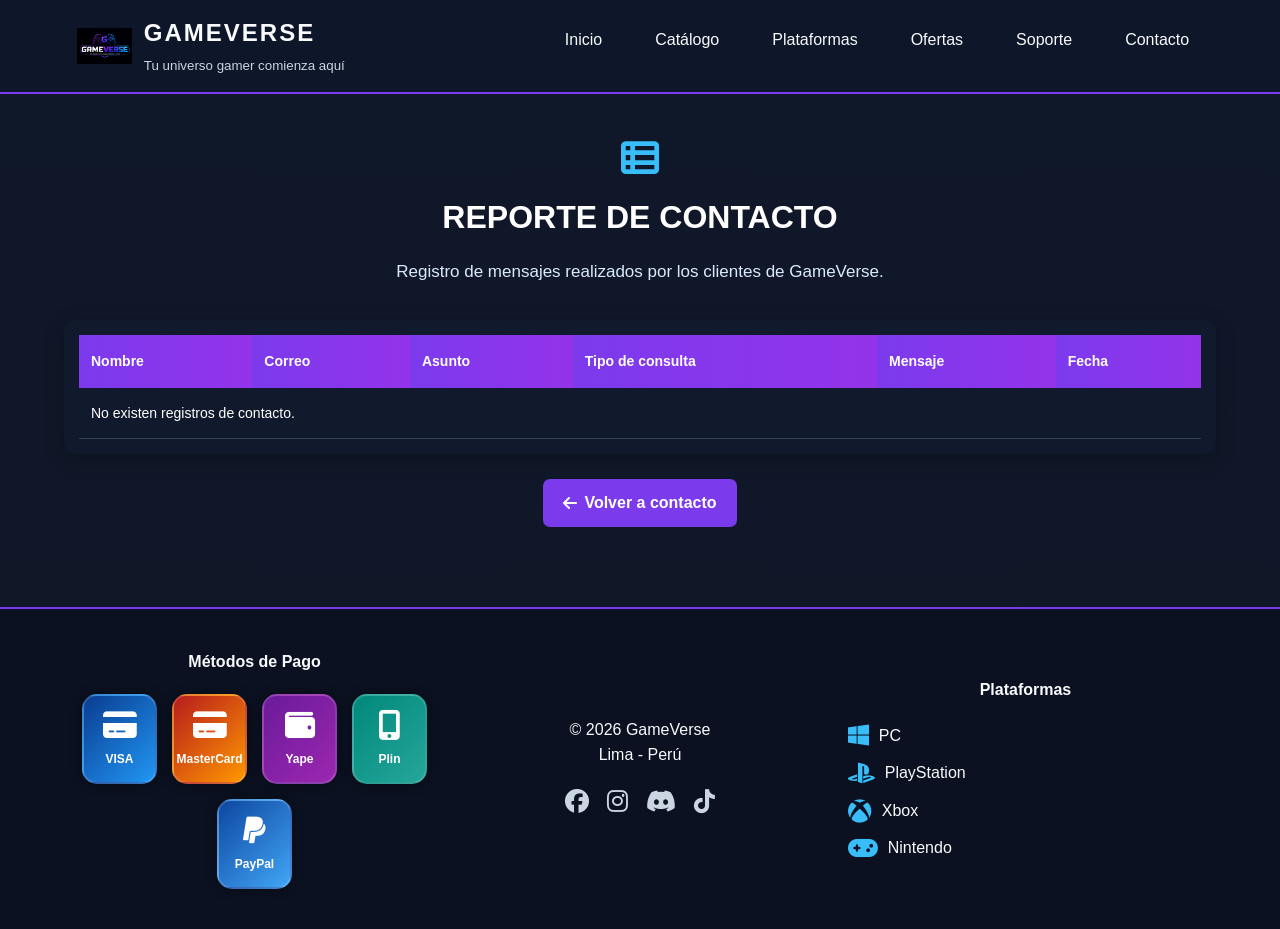
<file: pages/ReporteContactos.html>
<!DOCTYPE html>
<html lang="es">

<head>

<meta charset="UTF-8">
<meta name="viewport" content="width=device-width, initial-scale=1.0">

<title>Contacto | GameVerse</title>

<link rel="stylesheet" href="/css/style.css">

<link rel="stylesheet"
href="https://cdnjs.cloudflare.com/ajax/libs/font-awesome/6.5.0/css/all.min.css">

<link rel="icon" type="image/x-icon" href="/img/logo.ico">

</head>


<body>


<!-- ================= HEADER ================= -->

<header class="header">

    <div class="logo">
        <a href="../index.html">
            <img src="../img/logo.png" alt="Logo" width="55">
        </a>

        <div>
            <h2>GAMEVERSE</h2>
            <small>Tu universo gamer comienza aquí</small>
        </div>
    </div>

    <div class="menu-toggle" id="menu-toggle">
        <i class="fa-solid fa-bars"></i>
    </div>

    <nav class="nav" id="nav">

        <ul class="menu">

            <li>
                <a href="../index.html">Inicio</a>
            </li>

            <li class="dropdown">
                <a href="Catalogo.html">Catálogo</a>

                <ul class="submenu">
                    <li><a href="#">Acción</a></li>
                    <li><a href="#">Aventura</a></li>
                    <li><a href="#">Deportes</a></li>
                    <li><a href="#">RPG</a></li>
                    <li><a href="#">Terror</a></li>
                </ul>
            </li>

            <li class="dropdown">

                <a href="Plataformas.html">Plataformas</a>

                <ul class="submenu">
                    <li><a href="#">PC</a></li>
                    <li><a href="#">PlayStation</a></li>
                    <li><a href="#">Xbox</a></li>
                    <li><a href="#">Nintendo</a></li>
                </ul>

            </li>

            <li class="dropdown">

                <a href="Ofertas.html">Ofertas</a>

                <ul class="submenu">
                    <li><a href="#">Hasta 30%</a></li>
                    <li><a href="#">Hasta 50%</a></li>
                    <li><a href="#">Lanzamientos</a></li>
                </ul>
            </li>
            <li><a href="Soporte.html">Soporte</a></li>
            <li><a href="Contacto.html">Contacto</a></li>
        </ul>
    </nav>
</header>
<!-- ================= REPORTE ================= -->
<main>
    <section class="reporte-contacto">
        <div class="reporte-titulo">
            <i class="fa-solid fa-table-list"></i>
            <h1>
                REPORTE DE CONTACTO
            </h1>
            <p>
                Registro de mensajes realizados
                por los clientes de GameVerse.
            </p>
        </div>

        <div class="tabla-contacto">
            <table id="tablaContactos">
                <thead>
                    <tr>
                        <th> Nombre </th>
                        <th> Correo </th>
                        <th> Asunto </th>
                        <th> Tipo de consulta </th>
                        <th> Mensaje </th>
                        <th> Fecha </th>
                    </tr>
                </thead>

                <tbody id="cuerpoContactos">
                </tbody>
            </table>
        </div>

        <a href="Contacto.html"
           class="btn-volver-contacto">
            <i class="fa-solid fa-arrow-left"></i>
            Volver a contacto
        </a>
    </section>
</main>

<!-- ================= FOOTER ================= -->
<footer>
<div class="footer-contenedor">
<div class="footer-izq">
<h4>Métodos de Pago</h4>
<div class="metodos-pago">
    <a href="https://www.visa.com.pe" target="_blank">
    <div class="pago visa">
        <i class="fa-solid fa-credit-card"></i>
        <span>VISA</span>
    </div>
    </a>

    <a href="https://www.mastercard.com/pe/es.html" target="_blank">
    <div class="pago master">
        <i class="fa-solid fa-credit-card"></i>
        <span>MasterCard</span>
    </div>
    </a>

    <a href="https://www.yape.com.pe" target="_blank">
    <div class="pago yape">
        <i class="fa-solid fa-wallet"></i>
        <span>Yape</span>
    </div>
    </a>

    <a href="https://plin.pe" target="_blank">
    <div class="pago plin">
        <i class="fa-solid fa-mobile-screen-button"></i>
        <span>Plin</span>
    </div>
    </a>

    <a href="https://www.paypal.com/pe/home" target="_blank">
    <div class="pago paypal">
        <i class="fa-brands fa-paypal"></i>
        <span>PayPal</span>
    </div>
    </a>
</div>
</div>
<div class="footer-centro">
<p>© 2026 GameVerse</p>
<p>Lima - Perú</p>
<div class="redes">
<a href="https://www.facebook.com" target="_blank">
    <i class="fa-brands fa-facebook"></i>
</a>
<a href="https://www.instagram.com" target="_blank">
    <i class="fa-brands fa-instagram"></i>
</a>
<a href="https://discord.gg" target="_blank">
    <i class="fa-brands fa-discord"></i>
</a>
<a href="https://www.tiktok.com" target="_blank">
    <i class="fa-brands fa-tiktok"></i>
</a>
</div>
</div>
<div class="footer-der">
<h4>Plataformas</h4>
<div class="plataformas">

    <div class="plataforma">
        <i class="fa-brands fa-windows"></i>
        <span>PC</span>
    </div>

    <div class="plataforma">
        <i class="fa-brands fa-playstation"></i>
        <span>PlayStation</span>
    </div>

    <div class="plataforma">
        <i class="fa-brands fa-xbox"></i>
        <span>Xbox</span>
    </div>

    <div class="plataforma">
        <i class="fa-solid fa-gamepad"></i>
        <span>Nintendo</span>
    </div>

</div>
</div>
</div>
</footer>
<script src="/js/script.js"></script>
</body>
</html>
</file>
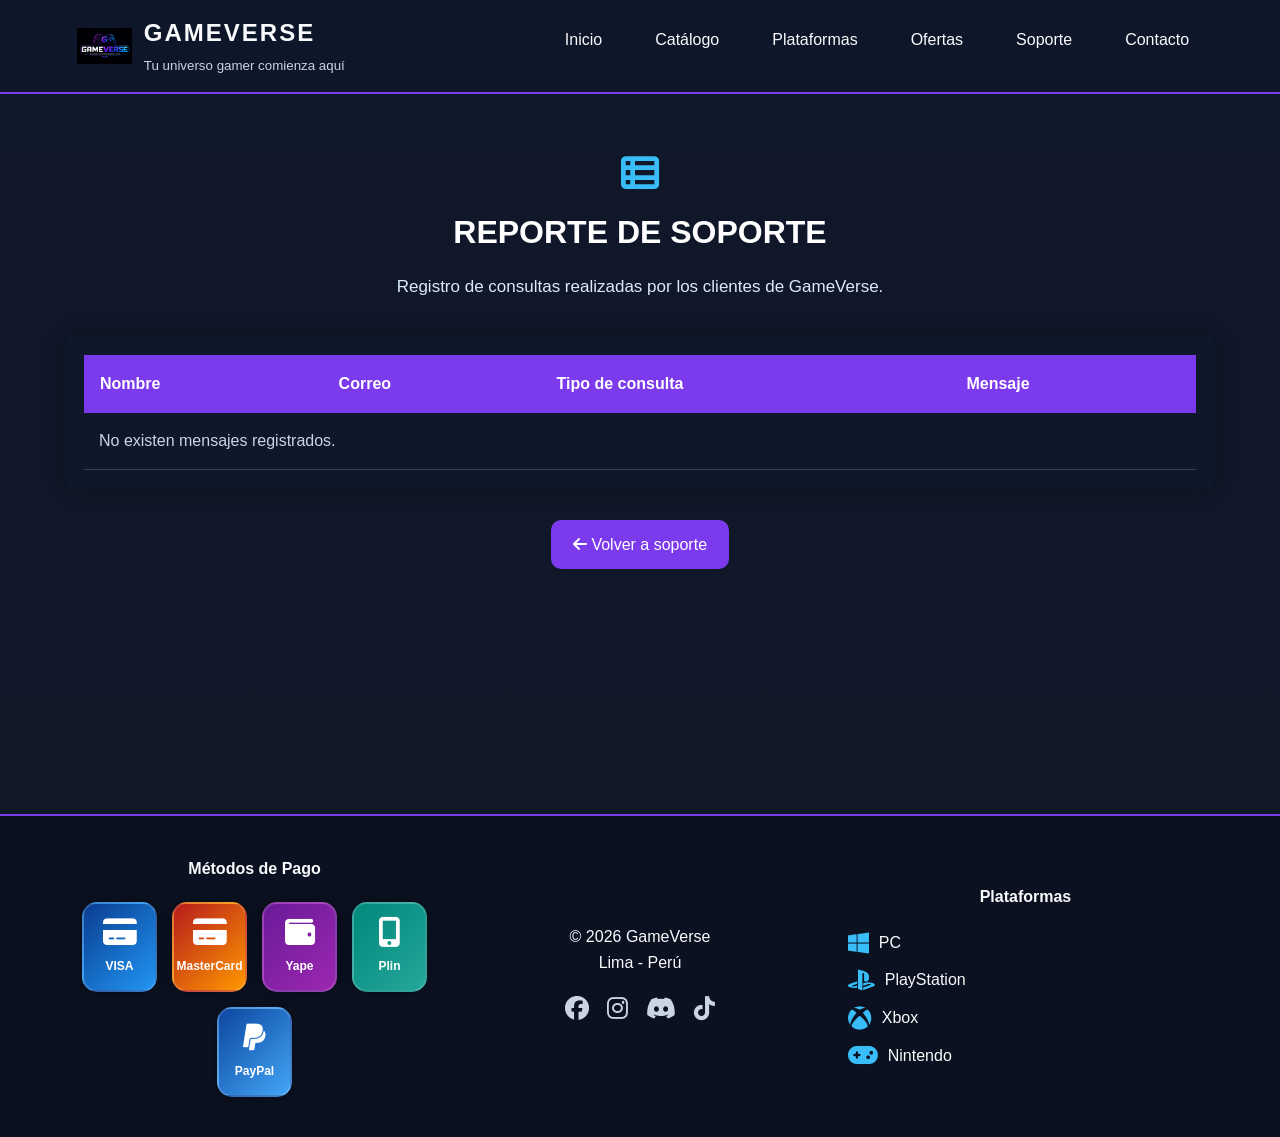
<file: pages/ReporteSoporte.html>
<!DOCTYPE html>
<html lang="es">

<head>

<meta charset="UTF-8">
<meta name="viewport" content="width=device-width, initial-scale=1.0">

<title>Soporte | GameVerse</title>

<link rel="stylesheet" href="/css/style.css">

<link rel="stylesheet"
href="https://cdnjs.cloudflare.com/ajax/libs/font-awesome/6.5.0/css/all.min.css">

<link rel="icon" type="image/x-icon" href="/img/logo.ico">

</head>


<body>


<!-- ================= HEADER ================= -->

<header class="header">

    <div class="logo">
        <a href="../index.html">
            <img src="../img/logo.png" alt="Logo" width="55">
        </a>

        <div>
            <h2>GAMEVERSE</h2>
            <small>Tu universo gamer comienza aquí</small>
        </div>
    </div>

    <div class="menu-toggle" id="menu-toggle">
        <i class="fa-solid fa-bars"></i>
    </div>

    <nav class="nav" id="nav">

        <ul class="menu">

            <li>
                <a href="../index.html">Inicio</a>
            </li>

            <li class="dropdown">
                <a href="Catalogo.html">Catálogo</a>

                <ul class="submenu">
                    <li><a href="#">Acción</a></li>
                    <li><a href="#">Aventura</a></li>
                    <li><a href="#">Deportes</a></li>
                    <li><a href="#">RPG</a></li>
                    <li><a href="#">Terror</a></li>
                </ul>
            </li>

            <li class="dropdown">

                <a href="Plataformas.html">Plataformas</a>

                <ul class="submenu">
                    <li><a href="#">PC</a></li>
                    <li><a href="#">PlayStation</a></li>
                    <li><a href="#">Xbox</a></li>
                    <li><a href="#">Nintendo</a></li>
                </ul>

            </li>

            <li class="dropdown">

                <a href="Ofertas.html">Ofertas</a>

                <ul class="submenu">
                    <li><a href="#">Hasta 30%</a></li>
                    <li><a href="#">Hasta 50%</a></li>
                    <li><a href="#">Lanzamientos</a></li>
                </ul>

            </li>
            <li><a href="Soporte.html">Soporte</a></li>
            <li><a href="Contacto.html">Contacto</a></li>
        </ul>
    </nav>
</header>

    <!-- ================= REPORTE ================= -->

    <main>
        <section class="reporte-soporte">
            <div class="reporte-titulo">
                <i class="fa-solid fa-table-list"></i>
                <h1>
                    REPORTE DE SOPORTE
                </h1>
                <p>
                    Registro de consultas realizadas
                    por los clientes de GameVerse.
                </p>
            </div>

            <div class="tabla-contenedor">
                <table id="tablaSoporte">
                    <thead>
                        <tr>
                            <th>
                                Nombre
                            </th>
                            <th>
                                Correo
                            </th>
                            <th>
                                Tipo de consulta
                            </th>
                            <th>
                                Mensaje
                            </th>
                        </tr>
                    </thead>

                    <tbody>
                    </tbody>
                </table>
            </div>

            <div class="reporte-botones">
                <a href="Soporte.html" class="btn-reporte">
                    <i class="fa-solid fa-arrow-left"></i>
                    Volver a soporte
                </a>
            </div>
        </section>
    </main>

<!-- ================= FOOTER ================= -->

<footer>
    <div class="footer-contenedor">
        <div class="footer-izq">
            <h4>Métodos de Pago</h4>
            <div class="metodos-pago">
                <a href="https://www.visa.com.pe" target="_blank">
                    <div class="pago visa">
                        <i class="fa-solid fa-credit-card"></i>
                        <span>VISA</span>
                    </div>
                </a>

                <a href="https://www.mastercard.com/pe/es.html" target="_blank">
                    <div class="pago master">
                        <i class="fa-solid fa-credit-card"></i>
                        <span>MasterCard</span>
                    </div>
                </a>

                <a href="https://www.yape.com.pe" target="_blank">
                    <div class="pago yape">
                        <i class="fa-solid fa-wallet"></i>
                        <span>Yape</span>
                    </div>
                </a>

                <a href="https://plin.pe" target="_blank">
                    <div class="pago plin">
                        <i class="fa-solid fa-mobile-screen-button"></i>
                        <span>Plin</span>
                    </div>
                </a>

                <a href="https://www.paypal.com/pe/home" target="_blank">
                    <div class="pago paypal">
                        <i class="fa-brands fa-paypal"></i>
                        <span>PayPal</span>
                    </div>
                </a>
            </div>
        </div>
        <div class="footer-centro">
            <p>© 2026 GameVerse</p>
            <p>Lima - Perú</p>
            <div class="redes">

                <a href="https://www.facebook.com" target="_blank">
                    <i class="fa-brands fa-facebook"></i>
                </a>
                <a href="https://www.instagram.com" target="_blank">
                    <i class="fa-brands fa-instagram"></i>
                </a>
                <a href="https://discord.gg" target="_blank">
                    <i class="fa-brands fa-discord"></i>
                </a>
                <a href="https://www.tiktok.com" target="_blank">
                    <i class="fa-brands fa-tiktok"></i>
                </a>
            </div>
        </div>

        <div class="footer-der">
            <h4>Plataformas</h4>
            <div class="plataformas">
                <div class="plataforma">
                    <i class="fa-brands fa-windows"></i>
                    <span>PC</span>
                </div>

                <div class="plataforma">
                    <i class="fa-brands fa-playstation"></i>
                    <span>PlayStation</span>
                </div>

                <div class="plataforma">
                    <i class="fa-brands fa-xbox"></i>
                    <span>Xbox</span>
                </div>

                <div class="plataforma">
                    <i class="fa-solid fa-gamepad"></i>
                    <span>Nintendo</span>
                </div>
            </div>
        </div>
    </div>
</footer>

<script src="/js/script.js"></script>
</body>
</html>
</file>
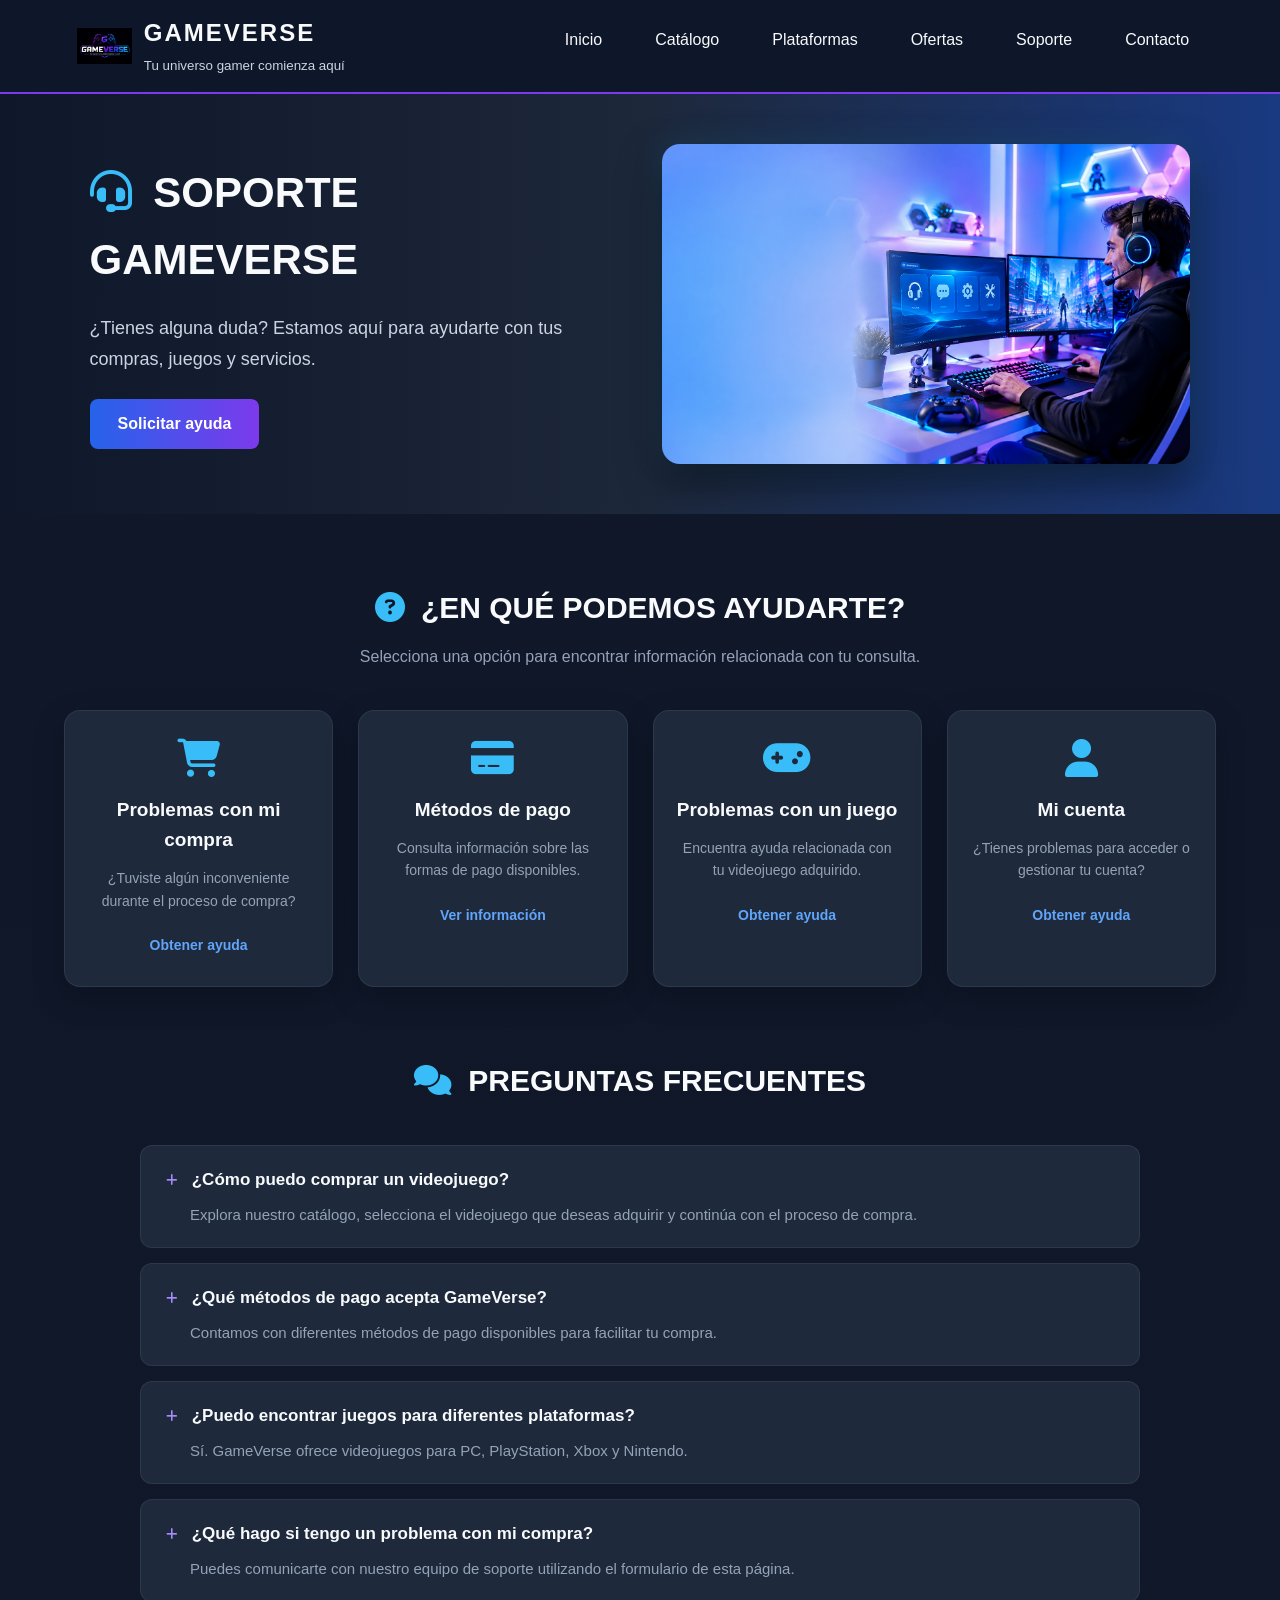
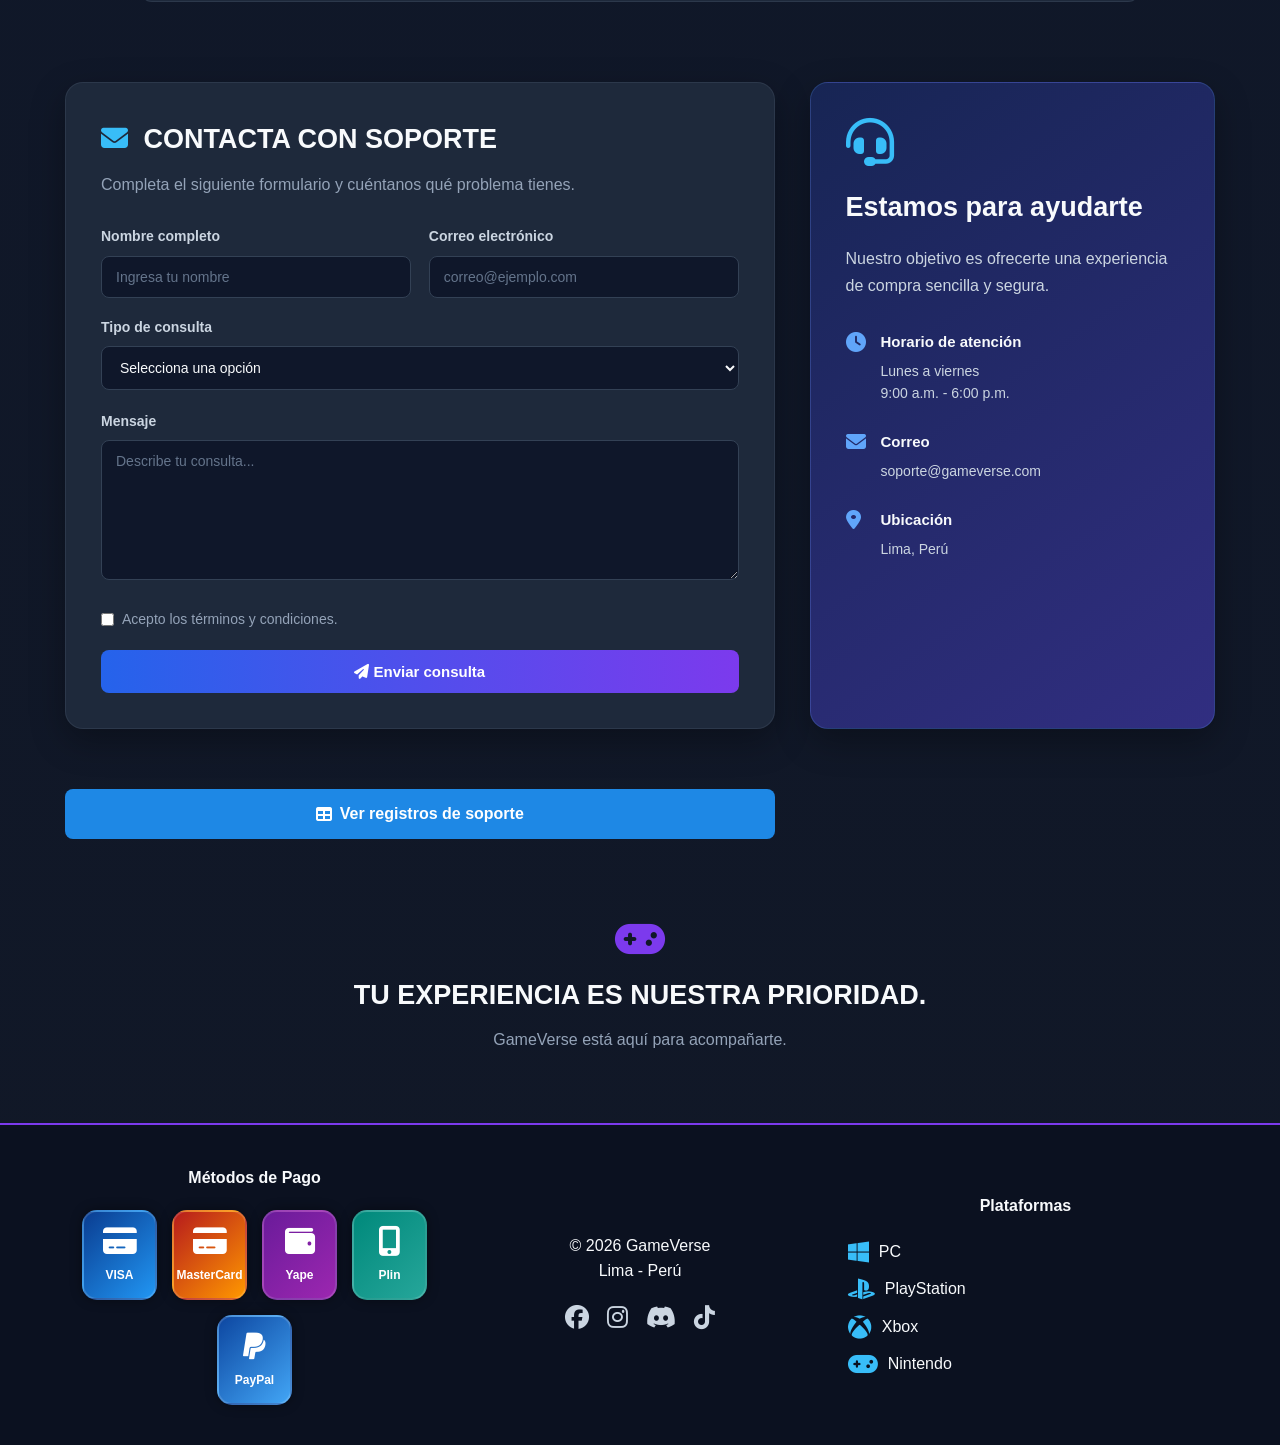
<file: pages/Soporte.html>
<!DOCTYPE html>
<html lang="es">

<head>

<meta charset="UTF-8">
<meta name="viewport" content="width=device-width, initial-scale=1.0">

<title>Soporte | GameVerse</title>

<link rel="stylesheet" href="/css/style.css">

<link rel="stylesheet"
href="https://cdnjs.cloudflare.com/ajax/libs/font-awesome/6.5.0/css/all.min.css">

<link rel="icon" type="image/x-icon" href="/img/logo.ico">

</head>


<body>


<!-- ================= HEADER ================= -->

<header class="header">

    <div class="logo">
        <a href="../index.html">
            <img src="../img/logo.png" alt="Logo" width="55">
        </a>

        <div>
            <h2>GAMEVERSE</h2>
            <small>Tu universo gamer comienza aquí</small>
        </div>
    </div>

    <div class="menu-toggle" id="menu-toggle">
        <i class="fa-solid fa-bars"></i>
    </div>

    <nav class="nav" id="nav">

        <ul class="menu">

            <li>
                <a href="../index.html">Inicio</a>
            </li>

            <li class="dropdown">
                <a href="Catalogo.html">Catálogo</a>

                <ul class="submenu">
                    <li><a href="#">Acción</a></li>
                    <li><a href="#">Aventura</a></li>
                    <li><a href="#">Deportes</a></li>
                    <li><a href="#">RPG</a></li>
                    <li><a href="#">Terror</a></li>
                </ul>
            </li>

            <li class="dropdown">

                <a href="Plataformas.html">Plataformas</a>

                <ul class="submenu">
                    <li><a href="#">PC</a></li>
                    <li><a href="#">PlayStation</a></li>
                    <li><a href="#">Xbox</a></li>
                    <li><a href="#">Nintendo</a></li>
                </ul>

            </li>

            <li class="dropdown">

                <a href="Ofertas.html">Ofertas</a>

                <ul class="submenu">
                    <li><a href="#">Hasta 30%</a></li>
                    <li><a href="#">Hasta 50%</a></li>
                    <li><a href="#">Lanzamientos</a></li>
                </ul>

            </li>
            <li><a href="Soporte.html">Soporte</a></li>
            <li><a href="Contacto.html">Contacto</a></li>
        </ul>
    </nav>
</header>


<!-- ================= CONTENIDO ================= -->

<article>

    <!-- ================= BANNER ================= -->
    <section class="banner-soporte">
        <div class="banner-soporte-texto">
              <h1>
                <i class="fa-solid fa-headset"></i>
                SOPORTE GAMEVERSE
            </h1>

            <p>
                ¿Tienes alguna duda?
                Estamos aquí para ayudarte con tus compras,
                juegos y servicios.
            </p>

            <a href="#contactar-soporte" class="btn-soporte">
                Solicitar ayuda
            </a>
        </div>


        <div class="banner-soporte-imagen">
            <img
                src="/img/banner-soporte.png"
                alt="Soporte GameVerse">
        </div>
    </section>

    <!-- ================= AYUDA RÁPIDA ================= -->

    <section class="ayuda-rapida">
        <div class="titulo-soporte">
            <h2>
                <i class="fa-solid fa-circle-question"></i>
                ¿EN QUÉ PODEMOS AYUDARTE?
            </h2>

            <p>
                Selecciona una opción para encontrar
                información relacionada con tu consulta.
            </p>
        </div>



        <div class="ayuda-grid">

            <!-- COMPRA -->
            <div class="ayuda-card">
                <i class="fa-solid fa-cart-shopping"></i>
                <h3>
                    Problemas con mi compra
                </h3>

                <p>
                    ¿Tuviste algún inconveniente
                    durante el proceso de compra?
                </p>
                <a href="#contactar-soporte">
                    Obtener ayuda
                </a>
            </div>



            <!-- PAGO -->
            <div class="ayuda-card">
                <i class="fa-solid fa-credit-card"></i>
                <h3>
                    Métodos de pago
                </h3>
                <p>
                    Consulta información sobre
                    las formas de pago disponibles.
                </p>
                <a href="#contactar-soporte">
                    Ver información
                </a>
            </div>

            <!-- VIDEOJUEGO -->
            <div class="ayuda-card">
                <i class="fa-solid fa-gamepad"></i>
                <h3>
                    Problemas con un juego
                </h3>
                <p>
                    Encuentra ayuda relacionada
                    con tu videojuego adquirido.
                </p>
                <a href="#contactar-soporte">
                    Obtener ayuda
                </a>
            </div>

            <!-- CUENTA -->
            <div class="ayuda-card">
                <i class="fa-solid fa-user"></i>
                <h3>
                    Mi cuenta
                </h3>
                <p>
                    ¿Tienes problemas para acceder
                    o gestionar tu cuenta?
                </p>

                <a href="#contactar-soporte">
                    Obtener ayuda
                </a>
            </div>
        </div>
    </section>

    <!-- ================= PREGUNTAS FRECUENTES ================= -->

    <section class="preguntas-soporte">
        <div class="titulo-soporte">
            <h2>
                <i class="fa-solid fa-comments"></i>
                PREGUNTAS FRECUENTES
            </h2>
        </div>

        <div class="faq-container">

            <div class="faq-item">
                <h3>
                    <i class="fa-solid fa-plus"></i>
                    ¿Cómo puedo comprar un videojuego?
                </h3>
                <p>
                    Explora nuestro catálogo, selecciona
                    el videojuego que deseas adquirir y
                    continúa con el proceso de compra.
                </p>
            </div>

            <div class="faq-item">
                <h3>
                    <i class="fa-solid fa-plus"></i>
                    ¿Qué métodos de pago acepta GameVerse?
                </h3>
                <p>
                    Contamos con diferentes métodos de pago
                    disponibles para facilitar tu compra.
                </p>
            </div>

            <div class="faq-item">
                <h3>
                    <i class="fa-solid fa-plus"></i>
                    ¿Puedo encontrar juegos para diferentes plataformas?
                </h3>
                <p>
                    Sí. GameVerse ofrece videojuegos para
                    PC, PlayStation, Xbox y Nintendo.
                </p>
            </div>

            <div class="faq-item">
                <h3>
                    <i class="fa-solid fa-plus"></i>
                    ¿Qué hago si tengo un problema con mi compra?
                </h3>
                <p>
                    Puedes comunicarte con nuestro equipo
                    de soporte utilizando el formulario
                    de esta página.
                </p>
            </div>
        </div>
    </section>

    <!-- ================= FORMULARIO ================= -->
    <section class="contactar-soporte" id="contactar-soporte">

        <div class="soporte-formulario">
            <h2>
                <i class="fa-solid fa-envelope"></i>
                CONTACTA CON SOPORTE
            </h2>
            <p>
                Completa el siguiente formulario y
                cuéntanos qué problema tienes.
            </p>
            <form>
                <div class="formulario-grid">
                    <div>
                        <label for="nombre">
                            Nombre completo
                        </label>
                        <input
                            type="text"
                            id="nombre"
                            placeholder="Ingresa tu nombre">
                    </div>

                    <div>
                        <label for="correo">
                            Correo electrónico
                        </label>
                        <input
                            type="email"
                            id="correo"
                            placeholder="correo@ejemplo.com">
                    </div>
                </div>

                <label for="tipo-problema">
                    Tipo de consulta
                </label>

                <select id="tipo-problema">
                    <option value="">
                        Selecciona una opción
                    </option>

                    <option>
                        Problema con una compra
                    </option>

                    <option>
                        Problema con un pago
                    </option>

                    <option>
                        Problema con un videojuego
                    </option>

                    <option>
                        Problema con mi cuenta
                    </option>

                    <option>
                        Otra consulta
                    </option>
                </select>

                <label for="mensaje">
                    Mensaje
                </label>

                <textarea
                    id="mensaje"
                    rows="6"
                    placeholder="Describe tu consulta..."></textarea>

                <label class="terminos-soporte">
                    <input
                        type="checkbox"
                        id="terminos">
                    Acepto los términos y condiciones.
                </label>

                <button
                    type="submit"
                    class="btn-enviar-soporte">
                    <i class="fa-solid fa-paper-plane"></i>
                    Enviar consulta
                </button>
            </form>
        </div>

        <!-- INFORMACIÓN -->
        <div class="soporte-info">
            <i class="fa-solid fa-headset icono-soporte"></i>

            <h2>
                Estamos para ayudarte
            </h2>

            <p>
                Nuestro objetivo es ofrecerte una
                experiencia de compra sencilla y segura.
            </p>

            <div class="dato-soporte">
                <i class="fa-solid fa-clock"></i>
                <div>
                    <strong>
                        Horario de atención
                    </strong>
                    <p>
                        Lunes a viernes
                        <br>
                        9:00 a.m. - 6:00 p.m.
                    </p>
                </div>
            </div>

            <div class="dato-soporte">
                <i class="fa-solid fa-envelope"></i>
                <div>
                    <strong>
                        Correo
                    </strong>
                    <p>
                        soporte@gameverse.com
                    </p>
                </div>
            </div>

            <div class="dato-soporte">
                <i class="fa-solid fa-location-dot"></i>
                <div>
                    <strong>
                        Ubicación
                    </strong>
                    <p>
                        Lima, Perú
                    </p>
                </div>
            </div>
        </div>
        <a href="ReporteSoporte.html" class="btn-registros-soporte">
        <i class="fa-solid fa-table"></i>
        Ver registros de soporte
        </a>
    </section>

    <!-- ================= FRASE FINAL ================= -->
    <section class="frase-soporte">
        <i class="fa-solid fa-gamepad"></i>
        <h2>
            TU EXPERIENCIA ES NUESTRA PRIORIDAD.
        </h2>
        <p>
            GameVerse está aquí para acompañarte.
        </p>
    </section>
</article>

<!-- ================= FOOTER ================= -->

<footer>
    <div class="footer-contenedor">
        <div class="footer-izq">
            <h4>Métodos de Pago</h4>
            <div class="metodos-pago">
                <a href="https://www.visa.com.pe" target="_blank">
                    <div class="pago visa">
                        <i class="fa-solid fa-credit-card"></i>
                        <span>VISA</span>
                    </div>
                </a>

                <a href="https://www.mastercard.com/pe/es.html" target="_blank">
                    <div class="pago master">
                        <i class="fa-solid fa-credit-card"></i>
                        <span>MasterCard</span>
                    </div>
                </a>

                <a href="https://www.yape.com.pe" target="_blank">
                    <div class="pago yape">
                        <i class="fa-solid fa-wallet"></i>
                        <span>Yape</span>
                    </div>
                </a>

                <a href="https://plin.pe" target="_blank">
                    <div class="pago plin">
                        <i class="fa-solid fa-mobile-screen-button"></i>
                        <span>Plin</span>
                    </div>
                </a>

                <a href="https://www.paypal.com/pe/home" target="_blank">
                    <div class="pago paypal">
                        <i class="fa-brands fa-paypal"></i>
                        <span>PayPal</span>
                    </div>
                </a>
            </div>
        </div>
        <div class="footer-centro">
            <p>© 2026 GameVerse</p>
            <p>Lima - Perú</p>
            <div class="redes">

                <a href="https://www.facebook.com" target="_blank">
                    <i class="fa-brands fa-facebook"></i>
                </a>
                <a href="https://www.instagram.com" target="_blank">
                    <i class="fa-brands fa-instagram"></i>
                </a>
                <a href="https://discord.gg" target="_blank">
                    <i class="fa-brands fa-discord"></i>
                </a>
                <a href="https://www.tiktok.com" target="_blank">
                    <i class="fa-brands fa-tiktok"></i>
                </a>
            </div>
        </div>

        <div class="footer-der">
            <h4>Plataformas</h4>
            <div class="plataformas">
                <div class="plataforma">
                    <i class="fa-brands fa-windows"></i>
                    <span>PC</span>
                </div>

                <div class="plataforma">
                    <i class="fa-brands fa-playstation"></i>
                    <span>PlayStation</span>
                </div>

                <div class="plataforma">
                    <i class="fa-brands fa-xbox"></i>
                    <span>Xbox</span>
                </div>

                <div class="plataforma">
                    <i class="fa-solid fa-gamepad"></i>
                    <span>Nintendo</span>
                </div>
            </div>
        </div>
    </div>
</footer>

<script src="/js/script.js"></script>
</body>
</html>
</file>
<file: css/style.css>
/*================ RESET ================*/
*{margin:0;padding:0;box-sizing:border-box}
@import url('https://fonts.googleapis.com/css2?family=Orbitron:wght@600;700&family=Poppins:wght@300;400;500;600;700&display=swap');

:root{
 --bg:#0f172a;
 --bg2:#111827;
 --card:#1e293b;
 --primary:#7c3aed;
 --primary2:#9333ea;
 --accent:#38bdf8;
 --text:#f8fafc;
 --muted:#cbd5e1;
}
body{
 font-family:Poppins,sans-serif;
 background:linear-gradient(180deg,var(--bg),var(--bg2));
 color:var(--text);
 line-height:1.6;
}
a{text-decoration:none;color:inherit}
img{max-width:100%;display:block}

/*================ HEADER ================*/
.header{
position:sticky;top:0;z-index:1000;
display:flex;justify-content:space-between;align-items:center;
padding:14px 6%;
background:rgba(15,23,42,.92);
backdrop-filter:blur(8px);
border-bottom:2px solid var(--primary);
}
.logo{display:flex;align-items:center;gap:12px}
.logo h2{
font-family:Orbitron,sans-serif;
letter-spacing:2px;
color:var(--text);
}
.logo small{color:var(--muted)}
.menu{display:flex;list-style:none;gap:25px}
.menu > li{
    position:relative;
    padding-bottom:12px;
}
.menu a{
padding:10px 14px;border-radius:8px;transition:.3s;font-weight:500
}
.menu a:hover{background:var(--primary);color:#fff}
.submenu{
    position:absolute;
    top:100%;
    left:0;
    min-width:220px;
    background:#1E293B;
    border-radius:12px;
    overflow:hidden;
    box-shadow:0 15px 30px rgba(0,0,0,.45);
    opacity:0;
    visibility:hidden;
    transform:translateY(12px);
    transition:.25s ease;
    z-index:999;
}

.submenu li{
    width:100%;
}

.submenu li a{
    display:block;
    padding:12px 18px;
}

.dropdown:hover .submenu{
    opacity:1;
    visibility:visible;
    transform:translateY(0);
}
.menu-toggle{display:none;font-size:28px;cursor:pointer;color:#fff}

/*================ BANNER ================*/
.banner{
display:grid;
grid-template-columns:1.2fr 1fr;
align-items:center;
gap:40px;
padding:70px 6%;
}
.banner-texto h1{
font-size:3rem;
font-family:Orbitron,sans-serif;
margin-bottom:20px;
}
.banner-texto p{
font-size:1.15rem;
color:var(--muted);
margin-bottom:30px;
}
.btn-banner{
display:inline-block;
background:linear-gradient(90deg,var(--primary),var(--accent));
padding:14px 28px;
border-radius:10px;
font-weight:600;
transition:.3s;
}
.btn-banner:hover{
transform:translateY(-3px);
box-shadow:0 0 20px rgba(124,58,237,.5);
}
.banner-imagen img{
border-radius:20px;
box-shadow:0 20px 40px rgba(0,0,0,.45);
}

/*================ TITULOS ================*/
.titulo-seccion{
text-align:center;
font-size:2rem;
margin:30px 0;
font-family:Orbitron,sans-serif;
}

/*================ TARJETAS ================*/
.contenedor{
display:grid;
grid-template-columns:repeat(auto-fit,minmax(200px,1fr));
gap:20px;
padding:30px 6%;
width:100%;
}
.caja{
background:var(--card);
padding:15px;
border-radius:16px;
box-shadow:0 10px 25px rgba(0,0,0,.35);
transition:.35s;
border:2px solid var(--primary);
min-height:350px;
display:flex;
flex-direction:column;
}
.caja:hover{
transform:translateY(-8px);
box-shadow:0 15px 35px rgba(124,58,237,.35);
border-color:var(--accent);
}
.caja img{
    width:100%;
    height:180px;
    object-fit:cover;
    border-radius:12px;
    margin-bottom:10px;
    transition:.35s;
    border:1px solid var(--primary);
}
.caja:hover img{transform:scale(1.03)}
.caja h3{
    margin-bottom:8px;
    font-size:16px;
    color:var(--text);
}
.caja h2{margin-bottom:10px}
.caja span{
    display:inline-block;
    padding:4px 8px;
    background:var(--primary);
    color:white;
    border-radius:20px;
    font-size:12px;
    margin-bottom:8px;
}
.caja p{
    color:var(--muted);
    font-size:14px;
    margin-top:4px;
}

.quienes-somos .caja img {
    width: 100%;
    height: 350px;
    object-fit: cover;
    display: block;
    border-radius: 12px;
}
.precio{
    color:var(--accent) !important;
    font-size:18px !important;
    font-weight:bold !important;
    margin-top:auto !important;
}
.btn-catalogo {
    margin-top: 18px;
    background: var(--primary);
    color: #fff;
    border: none;
    padding: 12px 22px;
    border-radius: 8px;
    cursor: pointer;
    font-weight: 600;
    transition: .3s;
}
.btn-catalogo:hover {
    background: var(--primary2);
    transform: scale(1.05);
}
button{
margin-top:12px;
background:var(--primary);
color:#fff;
border:2px solid var(--primary);
padding:10px 16px;
border-radius:8px;
cursor:pointer;
font-weight:600;
transition:.3s;
font-size:14px;
width:100%;
}
button:hover{
background:var(--primary2);
border-color:var(--primary2);
transform:scale(1.05);
}

.lista-nosotros{
    margin-top:20px;
    list-style:none;
}

.lista-nosotros li{
    margin:12px 0;
    color:#CBD5E1;
}

.lista-nosotros i{
    color:#38BDF8;
    margin-right:10px;
}

/*================ BENEFICIOS ================*/
.beneficios{
display:grid;
grid-template-columns:repeat(auto-fit,minmax(220px,1fr));
gap:25px;
padding:20px 6% 60px;
}
.beneficio{
background:var(--card);
padding:25px;
text-align:center;
border-radius:16px;
transition:.3s;
}
.beneficio:hover{
background:#27364d;
transform:translateY(-6px);
}
.beneficio i{
font-size:40px;
color:var(--accent);
margin-bottom:15px;
}
.beneficio p{color:var(--muted)}

/*================ FOOTER ================*/
footer{
background:#0b1120;
border-top:2px solid var(--primary);
margin-top:40px;
}
.footer-contenedor{
display:grid;
grid-template-columns:repeat(auto-fit,minmax(220px,1fr));
gap:30px;
padding:40px 6%;
align-items:center;
text-align:center;
}
.footer-contenedor h4{margin-bottom:15px}
.redes{
display:flex;
justify-content:center;
gap:18px;
margin-top:15px;
}
.redes a{
font-size:24px;
color:var(--muted);
transition:.3s;
}
.redes a:hover{
color:var(--accent);
transform:translateY(-3px);
}

/* ==================RESPONSIVE=================== */

@media (max-width: 768px) {

    /* ================= HEADER ================= */

    .menu-toggle {
        display: block;
    }

    .nav {
        display: none;
        position: absolute;
        top: 80px;
        left: 0;
        width: 100%;
        background: var(--bg2);
        z-index: 999;
    }

    .nav.active {
        display: block;
    }

    .menu {
        flex-direction: column;
        padding: 20px;
        width: 100%;
    }

    .submenu {
        position: static;
        display: none;
        margin-top: 10px;
    }

    .dropdown.active .submenu {
        display: block;
    }


    /* ================= BANNER ================= */
    .banner {
        grid-template-columns: 1fr;
        text-align: center;
    }
    .banner-texto h1 {
        font-size: 2.2rem;
    }

    /* ================= Quienes Somos ================= */
    .quienes-somos {
        grid-template-columns: 1fr;
    }

    .quienes-somos .caja {
        width: 100%;
    }

    .quienes-somos .caja img {
        width: 100%;
        height: auto;
        max-height: 350px;
        object-fit: cover;
    }


    /* ================= FOOTER ================= */
    .footer-contenedor {
        /* Una sola columna */
        grid-template-columns: 1fr;
        gap: 40px;
        padding: 40px 20px;
        text-align: center;
    }

    .footer-izq,
    .footer-centro,
    .footer-der {
        width: 100%;
        text-align: center;
    }

    /* Métodos de pago */
    .metodos-pago {
        display: flex;
        justify-content: center;
        align-items: center;
        flex-wrap: wrap;
        gap: 15px;
        max-width: 300px;
        margin: 20px auto 0;
    }


    /* Plataformas */
    .plataformas {
        display: flex;
        justify-content: center;
        align-items: center;
        flex-wrap: wrap;
        gap: 15px;
        margin-top: 15px;
    }


    .plataforma {
        display: flex;
        align-items: center;
        justify-content: center;
        gap: 8px;
    }


    /* Redes */
    .redes {
        justify-content: center;
        gap: 20px;
        margin-top: 15px;
    }

}

/*=========== MÉTODOS DE PAGO ===========*/
.metodos-pago{
    display:flex;
    justify-content:center;
    gap:15px;
    flex-wrap:wrap;
    margin-top:20px;
}

.pago{
    width:75px;
    height:90px;
    border-radius:15px;
    display:flex;
    flex-direction:column;
    justify-content:center;
    align-items:center;
    color:white;
    font-size:12px;
    font-weight:bold;
    transition:.35s;
    cursor:pointer;
    border:2px solid rgba(255,255,255,.15);
    box-shadow:0 0 12px rgba(0,0,0,.4);
}

.pago i{
    font-size:30px;
    margin-bottom:10px;
}

/* Colores */
.visa{
    background:linear-gradient(135deg,#0A3D91,#2196F3);
}

.master{
    background:linear-gradient(135deg,#B71C1C,#FF9800);
}

.yape{
    background:linear-gradient(135deg,#6A1B9A,#9C27B0);
}

.plin{
    background:linear-gradient(135deg,#00897B,#26A69A);
}
.paypal{

    background:linear-gradient(135deg,#0D47A1,#42A5F5);
}

/* Hover */

.pago:hover{
    transform:translateY(-8px) scale(1.05);
}

.visa:hover{
    box-shadow:0 0 20px #2196F3;
}

.master:hover{
    box-shadow:0 0 20px orange;
}

.yape:hover{
    box-shadow:0 0 20px violet;
}

.plin:hover{
    box-shadow:0 0 20px #26A69A;
}

.paypal:hover{
    box-shadow:0 0 20px #42A5F5;
}

.plataformas{
    display:flex;
    flex-direction:column;
    gap:12px;
    margin-top:20px;
}

.plataforma{
    display:flex;
    align-items:center;
    gap:10px;
    transition:.3s;
}

.plataforma i{
    color:#38BDF8;
    font-size:24px;
}

.plataforma:hover{
    color:#7C3AED;
    transform:translateX(5px);
}
/*========= ANIMACIONES =========*/
.caja,
.beneficio,
.banner{
    opacity:0;
    transform:translateY(40px);
    transition:all .8s ease;
}

.visible{
    opacity:1;
    transform:translateY(0);
}

/*================ CATÁLOGO ================*/
/* Banner */
.banner-catalogo{
    text-align:center;
    padding:70px 6% 40px;
}

.banner-catalogo h1{
    font-size:2.8rem;
    font-family:Orbitron,sans-serif;
    margin-bottom:20px;
}

.banner-catalogo i{
    color:#38BDF8;
    margin-right:10px;
}

.banner-catalogo p{
    max-width:750px;
    margin:auto;
    color:#CBD5E1;
    font-size:1.1rem;
}

/* Barra de búsqueda */
.barra-catalogo{
    width:88%;
    margin:0 auto 40px;
    display:flex;
    justify-content:center;
    gap:20px;
    flex-wrap:wrap;
}

.barra-catalogo input,
.barra-catalogo select{
    background:#1E293B;
    color:white;
    border:2px solid #7C3AED;
    border-radius:10px;
    padding:12px 15px;
    font-size:16px;
    transition:.3s;
}

.barra-catalogo input{
    width:320px;
}

.barra-catalogo input:focus,
.barra-catalogo select:focus{
    outline:none;
    border-color:#38BDF8;
    box-shadow:0 0 12px rgba(56,189,248,.4);

}

/*------- Resultados ---------*/
.resultado-catalogo{
    text-align:center;
    margin-bottom:30px;
    font-size:18px;
    color:#CBD5E1;
}

/*------ Tarjetas del catálogo -----*/

#catalogo .caja{
    position:relative;
}

/*------- Precio ------*/

.precio{
    color:#38BDF8;
    font-size:22px;
    font-weight:bold;
    margin-top:15px;
}

/*------- Género -------*/

.genero{
    display:inline-block;
    margin-top:12px;
    padding:6px 12px;
    border-radius:30px;
    background:#7C3AED;
    color:white;
    font-size:13px;
}

/*------ Plataforma ------*/

.plataforma-juego{
    margin-top:12px;
    color:#CBD5E1;
    font-size:15px;
}

/*------ Oferta -------*/
.etiqueta{
    position:absolute;
    top:15px;
    right:15px;
    background:#E11D48;
    color:white;
    padding:6px 12px;
    border-radius:30px;
    font-size:13px;
    font-weight:bold;
}

/*------ Hover ------*/
#catalogo .caja:hover{
    transform:translateY(-10px);
}

#catalogo img{
    transition:.4s;
}

#catalogo .caja:hover img{
    transform:scale(1.05);
}

/*-------- Responsive --------*/
@media screen and (max-width: 768px) {

    #catalogo.contenedor {
        grid-template-columns: repeat(2, minmax(0, 1fr)) !important;
        gap: 15px;
        padding: 20px 12px 40px;
    }

    #catalogo.contenedor .caja {
        padding: 12px;
    }

    #catalogo.contenedor .caja img {
        height: 200px;
    }

    #catalogo.contenedor .caja h3 {
        font-size: 16px;
    }

    #catalogo.contenedor .precio {
        font-size: 18px;
    }

    #catalogo.contenedor button {
        width: 100%;
        padding: 9px 5px;
        font-size: 13px;
    }
}

#catalogo .caja {
    opacity: 1;
    transform: translateY(0);
}

.catalogo-grid {
    display: grid;
    grid-template-columns: repeat(4, 1fr);
    gap: 25px;
    padding: 30px 5%;
}

/*--------- PÁGINA PLATAFORMAS --------*/

/* ---------- BANNER ---------- */
.banner-plataformas {
    width: 100%;
    min-height: 400px;
    display: flex;
    align-items: center;
    justify-content: space-between;
    padding: 50px 7%;
    background:linear-gradient(90deg,rgba(15,23,42,.98),rgba(30,41,59,.85),rgba(76,29,149,.55));
    overflow: hidden;
}

/*------- Texto del banner -------*/
.banner-plataformas-texto {
    width: 48%;
    z-index: 2;
}

.banner-plataformas-texto h1 {
    font-size: 42px;
    margin-bottom: 20px;
    color: #F8FAFC;
}

.banner-plataformas-texto h1 i {
    color: #38BDF8;
    margin-right: 10px;
}

.banner-plataformas-texto p {
    color: #CBD5E1;
    font-size: 18px;
    line-height: 1.7;
}

/*------- Imagen -------*/
.banner-plataformas-imagen {
    width: 48%;
    display: flex;
    justify-content: center;
}

.banner-plataformas-imagen img {
    width: 100%;
    max-width: 600px;
    height: 320px;
    object-fit: cover;
    border-radius: 18px;
    box-shadow:0 15px 40px rgba(0,0,0,.5), 0 0 30px rgba(124,58,237,.25);
}

/* ---------- INTRODUCCIÓN ---------- */
.intro-plataformas {
    max-width: 900px;
    margin: 60px auto 35px;
    padding: 0 25px;
    text-align: center;
}

.intro-plataformas h2 {
    color: #F8FAFC;
    font-size: 30px;
    margin-bottom: 15px;
}

.intro-plataformas h2 i {
    color: #A855F7;
    margin-right: 8px;
}

.intro-plataformas p {
    color: #94A3B8;
    line-height: 1.7;
    font-size: 16px;
}

/* ---------- CONTENEDOR DE TARJETAS ---------- */
.plataformas-container {
    width: 90%;
    max-width: 1200px;
    margin: 40px auto 70px;
    display: grid;
    grid-template-columns: repeat(2, 1fr);
    gap: 30px;
}

/* ---------- TARJETA ---------- */
.plataforma-card {
    background: #1E293B;
    border: 1px solid rgba(148,163,184,.12);
    border-radius: 18px;
    overflow: hidden;
    box-shadow: 0 10px 30px rgba(0,0,0,.3);
    transition:transform .3s ease,box-shadow .3s ease,border-color .3s ease;
}

.plataforma-card:hover {
    transform: translateY(-8px);
    border-color: rgba(168,85,247,.6);
    box-shadow:0 18px 40px rgba(0,0,0,.45), 0 0 25px rgba(124,58,237,.2);
}

/* ---------- IMAGEN DE TARJETA ---------- */
.plataforma-imagen {
    width: 100%;
    height: 230px;
    overflow: hidden;
}

.plataforma-imagen img {
    width: 100%;
    height: 100%;
    object-fit: cover;
    display: block;
    transition: transform .4s ease;
}

.plataforma-card:hover
.plataforma-imagen img {
    transform: scale(1.05);
}

/* ---------- CONTENIDO ---------- */
.plataforma-contenido {
    padding: 25px;
    text-align: center;
}

.icono-plataforma {
    font-size: 38px;
    color: #38BDF8;
    margin-bottom: 10px;
}

.plataforma-contenido h2 {
    color: #F8FAFC;
    font-size: 25px;
    margin-bottom: 12px;
}

.plataforma-contenido p {
    color: #94A3B8;
    line-height: 1.6;
    min-height: 75px;
}

/* ---------- BOTÓN ---------- */
.btn-plataforma {
    margin-top: 18px;
    padding: 11px 25px;
    border: none;
    border-radius: 8px;
    background: linear-gradient(90deg,#2563EB,#7C3AED);
    color: white;
    font-weight: bold;
    cursor: pointer;
    transition: .3s ease;
}

.btn-plataforma:hover {
    transform: translateY(-2px);
    box-shadow:
        0 6px 20px rgba(124,58,237,.4);
}

/* ---------- SECCIÓN FINAL ---------- */
.ayuda-plataformas {
    width: 90%;
    max-width: 1100px;
    margin: 0 auto 70px;
    padding: 35px 45px;
    background:linear-gradient(135deg,#1E293B,#312E81);
    border-radius: 18px;
    border: 1px solid rgba(168,85,247,.25);
    text-align: center;
}

.ayuda-plataformas h2 {
    color: #F8FAFC;
    margin-bottom: 15px;
}

.ayuda-plataformas h2 i {
    color: #38BDF8;
    margin-right: 8px;
}

.ayuda-plataformas p {
    color: #CBD5E1;
    line-height: 1.7;
}

/* ============= RESPONSIVE =========== */
/* TABLET */
@media (max-width: 900px) {
    .banner-plataformas {
        flex-direction: column;
        text-align: center;
        gap: 30px;
    }


    .banner-plataformas-texto {
        width: 100%;
    }


    .banner-plataformas-imagen {
        width: 90%;
    }


    .plataformas-container {
        grid-template-columns: 1fr;
        max-width: 600px;
    }
}

/*------- CELULAR -------*/
@media (max-width: 600px) {
    .banner-plataformas {
        padding: 40px 20px;
    }

    .banner-plataformas-texto h1 {
        font-size: 30px;
    }

    .banner-plataformas-texto p {
        font-size: 15px;
    }

    .banner-plataformas-imagen img {
        height: 220px;
    }

    .plataformas-container {
        width: 92%;
    }

    .plataforma-imagen {
        height: 200px;
    }

    .ayuda-plataformas {
        width: 92%;
        padding: 25px 20px;
    }
}

/* ================ PÁGINA OFERTAS ============== */

/* ---------- BANNER ---------- */
.banner-ofertas {
    width: 100%;
    min-height: 400px;
    display: flex;
    align-items: center;
    justify-content: space-between;
    padding: 50px 7%;
    background:linear-gradient(90deg,rgba(15, 23, 42, .98),rgba(30, 41, 59, .90),rgba(127, 29, 29, .55));
    overflow: hidden;
}

.banner-ofertas-texto {
    width: 48%;
    z-index: 2;
}

.banner-ofertas-texto h1 {
    font-size: 42px;
    color: #F8FAFC;
    margin-bottom: 20px;
}

.banner-ofertas-texto h1 i {
    color: #F97316;
    margin-right: 10px;
}

.banner-ofertas-texto p {
    color: #CBD5E1;
    font-size: 18px;
    line-height: 1.7;
    margin-bottom: 25px;
}

.banner-ofertas-imagen {
    width: 48%;
    display: flex;
    justify-content: center;
}

.banner-ofertas-imagen img {
    width: 100%;
    max-width: 600px;
    height: 320px;
    object-fit: cover;
    border-radius: 18px;
    box-shadow:0 15px 40px rgba(0, 0, 0, .55),0 0 30px rgba(249, 115, 22, .18);
}

/* ---------- BOTÓN DEL BANNER ---------- */
.btn-ofertas {
    display: inline-block;
    padding: 12px 28px;
    border-radius: 8px;
    background:linear-gradient(90deg,#EA580C,#DC2626);
    color: white;
    text-decoration: none;
    font-weight: bold;
    transition: .3s ease;
}

.btn-ofertas:hover {
    transform: translateY(-3px);
    box-shadow:0 8px 25px rgba(220, 38, 38, .4);
}

/* ============ TÍTULO DE OFERTAS ============= */
.ofertas-seccion {
    width: 90%;
    max-width: 1250px;
    margin: 65px auto;
}

.titulo-ofertas {
    text-align: center;
    margin-bottom: 40px;
}

.titulo-ofertas h2 {
    color: #F8FAFC;
    font-size: 30px;
    margin-bottom: 12px;
}

.titulo-ofertas h2 i {
    color: #F97316;
    margin-right: 8px;
}

.titulo-ofertas p {
    color: #94A3B8;
    font-size: 16px;
}

/* ============ CONTENEDOR DE TARJETAS =========== */
.ofertas-container {
    display: grid;
    grid-template-columns:
    repeat(4, 1fr);
    gap: 25px;
}

/* ============= TARJETA ================ */
.oferta-card {
    position: relative;
    background: #1E293B;
    border: 1px solid rgba(148, 163, 184, .12);
    border-radius: 16px;
    overflow: hidden;
    box-shadow:0 10px 30px rgba(0, 0, 0, .30);
    transition:transform .3s ease,box-shadow .3s ease,border-color .3s ease;
}

.oferta-card:hover {
    transform: translateY(-8px);
    border-color:rgba(249, 115, 22, .65);
    box-shadow: 0 18px 40px rgba(0, 0, 0, .45),0 0 25px rgba(249, 115, 22, .15);
}

/* ========== IMAGEN ========== */
.oferta-imagen {
    position: relative;
    width: 100%;
    height: 230px;
    overflow: hidden;
}

.oferta-imagen img {
    width: 100%;
    height: 100%;
    object-fit: cover;
    display: block;
    transition:transform .4s ease;
}

.oferta-card:hover
.oferta-imagen img {
    transform: scale(1.06);
}

/* ============= ETIQUETA DESCUENTO ================ */
.descuento {
    position: absolute;
    top: 12px;
    right: 12px;
    padding: 7px 11px;
    background: #DC2626;
    color: white;
    border-radius: 7px;
    font-weight: bold;
    font-size: 14px;
    box-shadow:0 4px 12px rgba(0, 0, 0, .35);
}

/* =========== INFORMACIÓN ============= */
.oferta-info {
    padding: 20px;
}

.etiqueta-oferta {
    display: inline-block;
    margin-bottom: 10px;
    color: #FB923C;
    font-size: 12px;
    font-weight: bold;
    text-transform: uppercase;
}

.oferta-info h3 {
    color: #F8FAFC;
    font-size: 21px;
    margin-bottom: 10px;
}

.plataforma-oferta {
    color: #94A3B8;
    font-size: 14px;
    margin-bottom: 15px;
}

.plataforma-oferta i {
    color: #38BDF8;
    margin-right: 6px;
}

/* ========== PRECIOS ========= */
.precios {
    display: flex;
    flex-direction: column;
    gap: 3px;
    margin-bottom: 18px;
}

.precio-anterior {
    color: #64748B;
    font-size: 14px;
    text-decoration: line-through;
}

.precio-oferta {
    color: #4ADE80;
    font-size: 23px;
    font-weight: bold;
}

/* ============ BOTÓN COMPRAR ============ */
.btn-comprar {
    width: 100%;
    padding: 11px;
    border: none;
    border-radius: 8px;
    background:linear-gradient(90deg, #2563EB,#7C3AED);
    color: white;
    font-weight: bold;
    font-size: 14px;
    cursor: pointer;
    transition: .3s ease;
}

.btn-comprar:hover {
    transform: translateY(-2px);
    box-shadow:0 7px 20px rgba(124, 58, 237, .4);
}

/*========= OFERTAS POR TIEMPO LIMITADO ========== */
.oferta-tiempo {
    width: 90%;
    max-width: 1100px;
    margin: 70px auto;
    padding: 45px;
    text-align: center;
    border-radius: 18px;
    background:linear-gradient(135deg,#1E293B,#450A0A);
    border:1px solid rgba(249, 115, 22, .25);
    box-shadow:0 10px 30px rgba(0, 0, 0, .25);
}

.oferta-tiempo-contenido > i {
    font-size: 40px;
    color: #F97316;
    margin-bottom: 15px;
}

.oferta-tiempo h2 {
    color: #F8FAFC;
    font-size: 28px;
    margin-bottom: 15px;
}

.oferta-tiempo p {
    max-width: 700px;
    margin: 0 auto 25px;
    color: #CBD5E1;
    line-height: 1.7;
}

/* ---------- BOTÓN ---------- */
.btn-oferta-tiempo {
    padding: 11px 25px;
    border: none;
    border-radius: 8px;
    background:linear-gradient(90deg, #EA580C, #DC2626);
    color: white;
    font-weight: bold;
    cursor: pointer;
    transition: .3s ease;
}

.btn-oferta-tiempo:hover {
    transform: translateY(-3px);
    box-shadow:
        0 8px 22px rgba(220, 38, 38, .35);
}

/* ========== FRASE FINAL ============ */
.frase-ofertas {
    width: 90%;
    max-width: 900px;
    margin: 0 auto 70px;
    text-align: center;
}

.frase-ofertas h2 {
    color: #F8FAFC;
    font-size: 27px;
    margin-bottom: 10px;
}

.frase-ofertas p {
    color: #94A3B8;
    font-size: 16px;
}

/* ========== RESPONSIVE =========== */

/* ---------- TABLET ---------- */

@media (max-width: 1050px) {
    .ofertas-container {
        grid-template-columns:
            repeat(2, 1fr);
    }
}

/* ---------- TABLET PEQUEÑA ---------- */
@media (max-width: 850px) {

    .banner-ofertas {
        flex-direction: column;
        text-align: center;
        gap: 30px;
    }

    .banner-ofertas-texto {
        width: 100%;
    }

    .banner-ofertas-imagen {
        width: 90%;
    }
}

/* ---------- CELULAR ---------- */
@media (max-width: 600px) {

    .banner-ofertas {
        padding: 40px 20px;
    }

    .banner-ofertas-texto h1 {
        font-size: 30px;
    }

    .banner-ofertas-texto p {
        font-size: 15px;
    }

    .banner-ofertas-imagen img {
        height: 220px;
    }

    .ofertas-seccion {
        width: 92%;
    }

    .ofertas-container {
        grid-template-columns: 1fr;
    }

    .oferta-imagen {
        height: 220px;
    }

    .oferta-tiempo {
        width: 92%;
        padding: 30px 20px;
    }

    .oferta-tiempo h2 {
        font-size: 23px;
    }

    .frase-ofertas h2 {
        font-size: 22px;
    }
}

/* ========== PÁGINA SOPORTE ======== */

/* ======== BANNER ======== */
.banner-soporte {
    width: 100%;
    min-height: 400px;
    display: flex;
    align-items: center;
    justify-content: space-between;
    padding: 50px 7%;
    background:linear-gradient(90deg,rgba(15, 23, 42, .98), rgba(30, 41, 59, .92), rgba(37, 99, 235, .45));
    overflow: hidden;
}

.banner-soporte-texto {
    width: 48%;
    z-index: 2;
}

.banner-soporte-texto h1 {
    color: #F8FAFC;
    font-size: 42px;
    margin-bottom: 20px;
}

.banner-soporte-texto h1 i {
    color: #38BDF8;
    margin-right: 10px;
}

.banner-soporte-texto p {
    color: #CBD5E1;
    font-size: 18px;
    line-height: 1.7;
    margin-bottom: 25px;
}

.banner-soporte-imagen {
    width: 48%;
    display: flex;
    justify-content: center;
}

.banner-soporte-imagen img {
    width: 100%;
    max-width: 600px;
    height: 320px;
    object-fit: cover;
    border-radius: 18px;
    box-shadow:
        0 15px 40px rgba(0, 0, 0, .55),
        0 0 30px rgba(56, 189, 248, .18);
}

/* =========== BOTÓN DEL BANNER =========== */
.btn-soporte {
    display: inline-block;
    padding: 12px 28px;
    border-radius: 8px;
    background:linear-gradient(90deg,#2563EB,#7C3AED);
    color: white;
    text-decoration: none;
    font-weight: bold;
    transition: .3s ease;
}

.btn-soporte:hover {
    transform: translateY(-3px);
    box-shadow: 0 8px 25px rgba(124, 58, 237, .4);
}

/* ========== TÍTULOS ======== */

.titulo-soporte {
    text-align: center;
    margin-bottom: 40px;
}

.titulo-soporte h2 {
    color: #F8FAFC;
    font-size: 30px;
    margin-bottom: 12px;
}

.titulo-soporte h2 i {
    color: #38BDF8;
    margin-right: 8px;
}

.titulo-soporte p {
    color: #94A3B8;
    font-size: 16px;
}

/* ============ AYUDA RÁPIDA ============ */
.ayuda-rapida {
    width: 90%;
    max-width: 1250px;
    margin: 70px auto;
}

.ayuda-grid {
    display: grid;
    grid-template-columns:
        repeat(4, 1fr);
    gap: 25px;
}

.ayuda-card {
    padding: 28px 22px;
    background: #1E293B;
    border: 1px solid rgba(148, 163, 184, .12);
    border-radius: 16px;
    text-align: center;
    box-shadow: 0 10px 30px rgba(0, 0, 0, .25);
    transition:transform .3s ease,border-color .3s ease,box-shadow .3s ease;
}

.ayuda-card:hover {
    transform: translateY(-8px);
    border-color:rgba(56, 189, 248, .5);
    box-shadow:0 15px 35px rgba(0, 0, 0, .4),0 0 20px rgba(56, 189, 248, .1);
}

.ayuda-card > i {
    font-size: 38px;
    color: #38BDF8;
    margin-bottom: 18px;
}

.ayuda-card h3 {
    color: #F8FAFC;
    font-size: 19px;
    margin-bottom: 12px;
}

.ayuda-card p {
    color: #94A3B8;
    font-size: 14px;
    line-height: 1.6;
    margin-bottom: 20px;
}

.ayuda-card a {
    color: #60A5FA;
    text-decoration: none;
    font-size: 14px;
    font-weight: bold;
    transition: .3s ease;
}

.ayuda-card a:hover {
    color: #A78BFA;
}

/* ========== PREGUNTAS FRECUENTES ========== */
.preguntas-soporte {
    width: 90%;
    max-width: 1000px;
    margin: 70px auto;
}

.faq-container {
    display: flex;
    flex-direction: column;
    gap: 15px;
}

.faq-item {
    padding: 20px 25px;
    background: #1E293B;
    border-radius: 12px;
    border: 1px solid rgba(148, 163, 184, .12);
    transition: .3s ease;
}

.faq-item:hover {
    border-color:
        rgba(124, 58, 237, .5);
    background: #202D43;
}

.faq-item h3 {
    color: #F8FAFC;
    font-size: 17px;
    margin-bottom: 10px;
}

.faq-item h3 i {
    color: #A78BFA;
    margin-right: 10px;
    font-size: 13px;
}

.faq-item p {
    color: #94A3B8;
    font-size: 15px;
    line-height: 1.6;
    margin-left: 24px;
}

/* =========== FORMULARIO + INFORMACIÓN ========= */
.contactar-soporte {
    width: 90%;
    max-width: 1150px;
    margin: 80px auto;
    display: grid;
    grid-template-columns:1.4fr 0.8fr;
    gap: 35px;
    align-items: stretch;
}

/* ========= FORMULARIO ======== */

.soporte-formulario {
    padding: 35px;
    background: #1E293B;
    border-radius: 18px;
    border: 1px solid rgba(148, 163, 184, .12);
    box-shadow: 0 12px 35px rgba(0, 0, 0, .3);
}

.soporte-formulario h2 {
    color: #F8FAFC;
    font-size: 27px;
    margin-bottom: 10px;
}

.soporte-formulario h2 i {
    color: #38BDF8;
    margin-right: 8px;
}

.soporte-formulario > p {
    color: #94A3B8;
    margin-bottom: 28px;
}

/* ========== GRID DEL FORMULARIO ============= */
.formulario-grid {
    display: grid;
    grid-template-columns: repeat(2, 1fr);
    gap: 18px;
    margin-bottom: 18px;
}


.soporte-formulario label {
    display: block;
    color: #CBD5E1;
    font-size: 14px;
    font-weight: 600;
    margin-bottom: 8px;
}

.soporte-formulario input[type="text"],
.soporte-formulario input[type="email"],
.soporte-formulario select,
.soporte-formulario textarea {
    width: 100%;
    padding: 12px 14px;
    background: #0F172A;
    border: 1px solid #334155;
    border-radius: 8px;
    color: #F8FAFC;
    font-family: inherit;
    font-size: 14px;
    outline: none;
    transition:border-color .3s ease,box-shadow .3s ease;
}

.soporte-formulario input::placeholder,
.soporte-formulario textarea::placeholder {
    color: #64748B;
}

.soporte-formulario input:focus,
.soporte-formulario select:focus,
.soporte-formulario textarea:focus {
    border-color: #38BDF8;
    box-shadow: 0 0 0 3px rgba(56, 189, 248, .1);
}

.soporte-formulario select {
    margin-bottom: 20px;
    cursor: pointer;
}

.soporte-formulario textarea {
    resize: vertical;
    min-height: 140px;
    margin-bottom: 15px;
}

/* =========== CHECKBOX =========== */
.terminos-soporte {
    display: flex !important;
    align-items: center;
    gap: 8px;
    margin: 5px 0 20px;
    color: #94A3B8 !important;
    font-weight: normal !important;
}

.terminos-soporte input {
    width: auto;
    accent-color: #7C3AED;
    cursor: pointer;
}

/* ========= BOTÓN ENVIAR ======= */
.btn-enviar-soporte {
    width: 100%;
    padding: 13px;
    border: none;
    border-radius: 8px;
    background: linear-gradient( 90deg, #2563EB, #7C3AED );
    color: white;
    font-size: 15px;
    font-weight: bold;
    cursor: pointer;
    transition: .3s ease;
}

.btn-enviar-soporte:hover {
    transform: translateY(-2px);
    box-shadow: 0 8px 22px rgba(124, 58, 237, .4);
}

/* ============ INFORMACIÓN DE SOPORTE ========== */
.soporte-info {
    padding: 35px;
    border-radius: 18px;
    background: linear-gradient(145deg, #172554, #312E81);
    border: 1px solid rgba(96, 165, 250, .2);
    box-shadow: 0 12px 35px rgba(0, 0, 0, .3);
}

.icono-soporte {
    display: block;
    font-size: 48px;
    color: #38BDF8;
    margin-bottom: 20px;
}

.soporte-info h2 {
    color: #F8FAFC;
    font-size: 27px;
    margin-bottom: 15px;
}

.soporte-info > p {
    color: #CBD5E1;
    line-height: 1.7;
    margin-bottom: 30px;
}

/* ========== DATOS ======== */
.dato-soporte {
    display: flex;
    align-items: flex-start;
    gap: 15px;
    margin-bottom: 25px;
}

.dato-soporte > i {
    color: #60A5FA;
    font-size: 20px;
    margin-top: 3px;
    min-width: 20px;
}

.dato-soporte strong {
    color: #F8FAFC;
    font-size: 15px;
}

.dato-soporte p {
    color: #CBD5E1;
    font-size: 14px;
    line-height: 1.6;
    margin-top: 5px;
}

/* ========== FRASE FINAL ========== */

.frase-soporte {
    width: 90%;
    max-width: 900px;
    margin: 0 auto 70px;
    text-align: center;
}

.frase-soporte > i {
    color: #7C3AED;
    font-size: 40px;
    margin-bottom: 15px;
}

.frase-soporte h2 {
    color: #F8FAFC;
    font-size: 27px;
    margin-bottom: 10px;
}

.frase-soporte p {
    color: #94A3B8;
    font-size: 16px;
}

/* ========== RESPONSIVE ======== */

/* ---------- TABLET ---------- */
@media (max-width: 1050px) {
    .ayuda-grid {
        grid-template-columns:
            repeat(2, 1fr);
    }

    .contactar-soporte {
        grid-template-columns: 1fr;
    }

}

/* ---------- TABLET PEQUEÑA ---------- */
@media (max-width: 850px) {
    .banner-soporte {
        flex-direction: column;
        text-align: center;
        gap: 30px;
    }

    .banner-soporte-texto {
        width: 100%;
    }

    .banner-soporte-imagen {
        width: 90%;
    }

}

/* ---------- CELULAR ---------- */
@media (max-width: 600px) {
    .banner-soporte {
        padding: 40px 20px;
    }

    .banner-soporte-texto h1 {
        font-size: 30px;
    }

    .banner-soporte-texto p {

        font-size: 15px;
    }

    .banner-soporte-imagen img {
        height: 220px;
    }

    .ayuda-rapida,
    .preguntas-soporte,
    .contactar-soporte {
        width: 92%;
    }


    .ayuda-grid {
        grid-template-columns: 1fr;
    }

    .formulario-grid {
        grid-template-columns: 1fr;
    }

    .soporte-formulario,
    .soporte-info {
        padding: 25px 20px;
    }


    .faq-item {
        padding: 18px;
    }

    .faq-item h3 {
        font-size: 15px;
    }

    .faq-item p {
        font-size: 14px;
        margin-left: 0;
    }

    .frase-soporte h2 {
        font-size: 22px;
    }

}

/* ======  PÁGINA CONTACTO ========= */

/* ========= BANNER CONTACTO ========= */

.banner-contacto {
    width: 100%;
    min-height: 400px;
    display: flex;
    align-items: center;
    justify-content: space-between;
    padding: 50px 7%;
    background:linear-gradient(90deg, rgba(15, 23, 42, .98), rgba(30, 41, 59, .92), rgba(76, 29, 149, .45));
    overflow: hidden;
}

.banner-contacto-texto {
    width: 48%;
    z-index: 2;
}

.banner-contacto-texto h1 {
    color: #F8FAFC;
    font-size: 42px;
    margin-bottom: 20px;
}

.banner-contacto-texto h1 i {
    color: #A78BFA;
    margin-right: 10px;
}

.banner-contacto-texto p {
    color: #CBD5E1;
    font-size: 18px;
    line-height: 1.7;
    margin-bottom: 25px;
}

.banner-contacto-imagen {
    width: 48%;
    display: flex;
    justify-content: center;
}

.banner-contacto-imagen img {
    width: 100%;
    max-width: 600px;
    height: 320px;
    object-fit: cover;
    border-radius: 18px;
    box-shadow:  0 15px 40px rgba(0, 0, 0, .55), 0 0 30px rgba(167, 139, 250, .18);
}

/* ========== BOTÓN DEL BANNER ============ */
.btn-contacto {
    display: inline-block;
    padding: 12px 28px;
    border-radius: 8px;
    background: linear-gradient(90deg, #2563EB, #7C3AED);
    color: white;
    text-decoration: none;
    font-weight: bold;
    transition: .3s ease;
}

.btn-contacto:hover {
    transform: translateY(-3px);
    box-shadow: 0 8px 25px rgba(124, 58, 237, .4);
}

/* ======== CONTENEDOR PRINCIPAL ========= */
.contacto-principal {
    width: 90%;
    max-width: 1150px;
    margin: 75px auto;
    display: grid;
    grid-template-columns: .8fr 1.2fr;
    gap: 35px;
    align-items: stretch;
}

/* ====== INFORMACIÓN DE CONTACTO ======= */

.contacto-info {
    padding: 35px;
    background: linear-gradient( 145deg, #172554, #312E81);
    border-radius: 18px;
    border:1px solid rgba(96, 165, 250, .2);
    box-shadow:0 12px 35px rgba(0, 0, 0, .3);
}

.contacto-info h2 {
    color: #F8FAFC;
    font-size: 26px;
    margin-bottom: 15px;
}

.contacto-info h2 i {
    color: #38BDF8;
    margin-right: 8px;
}

.contacto-descripcion {
    color: #CBD5E1;
    font-size: 15px;
    line-height: 1.7;
    margin-bottom: 35px;
}


/* =========== DATOS DE CONTACTO =========== */

.contacto-dato {
    display: flex;
    align-items: flex-start;
    gap: 15px;
    margin-bottom: 25px;
}

.contacto-icono {
    width: 42px;
    height: 42px;
    min-width: 42px;
    display: flex;
    align-items: center;
    justify-content: center;
    border-radius: 10px;
    background: rgba(56, 189, 248, .12);
    color: #38BDF8;
    font-size: 18px;
}

.contacto-dato h3 {
    color: #F8FAFC;
    font-size: 16px;
    margin-bottom: 5px;
}

.contacto-dato p {
    color: #CBD5E1;
    font-size: 14px;
    line-height: 1.5;
}

/* ========= REDES SOCIALES ======= */

.contacto-redes {
    margin-top: 35px;
    padding-top: 25px;
    border-top:1px solid rgba(148, 163, 184, .15);
}

.contacto-redes h3 {
    color: #F8FAFC;
    font-size: 16px;
    margin-bottom: 15px;
}

.contacto-redes a {
    display: inline-flex;
    align-items: center;
    justify-content: center;
    width: 38px;
    height: 38px;
    margin-right: 8px;
    border-radius: 8px;
    background: rgba(255, 255, 255, .06);
    color: #CBD5E1;
    text-decoration: none;
    transition: .3s ease;
}

.contacto-redes a:hover {
    color: white;
    background: linear-gradient(135deg, #2563EB, #7C3AED);
    transform: translateY(-3px);
}

/* ============= FORMULARIO CONTACTO =========== */

.contacto-formulario {
    padding: 35px;
    background: #1E293B;
    border-radius: 18px;
    border:1px solid rgba(148, 163, 184, .12);
    box-shadow:0 12px 35px rgba(0, 0, 0, .3);
}

.contacto-formulario h2 {
    color: #F8FAFC;
    font-size: 27px;
    margin-bottom: 10px;
}

.contacto-formulario h2 i {
    color: #A78BFA;
    margin-right: 8px;
}

.contacto-formulario > p {
    color: #94A3B8;
    margin-bottom: 28px;
}

/* ======== GRID FORMULARIO ======= */

.contacto-form-grid {
    display: grid;
    grid-template-columns: repeat(2, 1fr);
    gap: 18px;
    margin-bottom: 18px;
}

.contacto-formulario label {
    display: block;
    color: #CBD5E1;
    font-size: 14px;
    font-weight: 600;
    margin-bottom: 8px;
}

/* ========= CAMPOS ====== */

.contacto-formulario input[type="text"],
.contacto-formulario input[type="email"],
.contacto-formulario select,
.contacto-formulario textarea {
    width: 100%;
    padding: 12px 14px;
    background: #0F172A;
    border: 1px solid #334155;
    border-radius: 8px;
    color: #F8FAFC;
    font-family: inherit;
    font-size: 14px;
    outline: none;
    transition: border-color .3s ease,box-shadow .3s ease;
}

.contacto-formulario input::placeholder,
.contacto-formulario textarea::placeholder {
    color: #64748B;
}

.contacto-formulario input:focus,
.contacto-formulario select:focus,
.contacto-formulario textarea:focus {
    border-color: #A78BFA;
    box-shadow:  0 0 0 3px rgba(167, 139, 250, .1);
}

.contacto-formulario select {
    margin-bottom: 20px;
    cursor: pointer;
}

.contacto-formulario textarea {
    resize: vertical;
    min-height: 150px;
    margin-bottom: 15px;
}


/* ============ CHECKBOX ======== */
.contacto-check {
    display: flex !important;
    align-items: center;
    gap: 8px;
    margin: 5px 0 20px;
    color: #94A3B8 !important;
    font-weight: normal !important;
}

.contacto-check input {
    width: auto;
    accent-color: #7C3AED;
    cursor: pointer;
}

/* ============= BOTÓN ENVIAR =========== */
.btn-enviar-contacto {
    width: 100%;
    padding: 13px;
    border: none;
    border-radius: 8px;
    background:linear-gradient(90deg, #2563EB,#7C3AED);
    color: white;
    font-size: 15px;
    font-weight: bold;
    cursor: pointer;
    transition: .3s ease;
}

.btn-enviar-contacto:hover {
    transform: translateY(-2px);
    box-shadow:
        0 8px 22px rgba(124, 58, 237, .4);
}

/* =========== FRASE FINAL ============= */

.contacto-final {
    width: 90%;
    max-width: 900px;
    margin: 0 auto 75px;
    padding: 40px 20px;
    text-align: center;
    border-radius: 18px;
    background: linear-gradient(135deg, #172554, #312E81);
    border: 1px solid rgba(124, 58, 237, .2);
}

.contacto-final > i {
    color: #38BDF8;
    font-size: 40px;
    margin-bottom: 15px;
}

.contacto-final h2 {
    color: #F8FAFC;
    font-size: 27px;
    margin-bottom: 10px;
}

.contacto-final p {
    color: #94A3B8;
    font-size: 16px;
}

/* ============ RESPONSIVE ========= */

/* ---------- TABLET ---------- */
@media (max-width: 1000px) {
    .contacto-principal {
        grid-template-columns: 1fr;
    }

}

/* ---------- TABLET PEQUEÑA ---------- */
@media (max-width: 850px) {
    .banner-contacto {
        flex-direction: column;
        text-align: center;
        gap: 30px;
    }

    .banner-contacto-texto {
        width: 100%;
    }

    .banner-contacto-imagen {
        width: 90%;
    }
}


/* ---------- CELULAR ---------- */
@media (max-width: 600px) {
    .banner-contacto {
        padding: 40px 20px;
    }

    .banner-contacto-texto h1 {
        font-size: 30px;
    }

    .banner-contacto-texto p {
        font-size: 15px;
    }

    .banner-contacto-imagen img {
        height: 220px;
    }

    .contacto-principal {
        width: 92%;
        margin: 55px auto;
    }

    .contacto-info,
    .contacto-formulario {
        padding: 25px 20px;
    }

    .contacto-form-grid {
        grid-template-columns: 1fr;
    }

    .contacto-info h2,
    .contacto-formulario h2 {
        font-size: 22px;
    }


    .contacto-final {
        width: 92%;
        padding: 30px 20px;
    }

    .contacto-final h2 {
        font-size: 22px;
    }
}

/* ============= LOGIN GAMEVERSE ======== */

/* ================= CONTENEDOR PRINCIPAL ================= */
.login {
    min-height: 650px;
    display: flex;
    justify-content: center;
    align-items: center;
    padding: 70px 20px;
    background: radial-gradient( circle at 50% 30%, rgba(124, 58, 237, 0.12),transparent 45%);
}


/* ================= CAJA LOGIN ================= */
.login-caja {
    width: 100%;
    max-width: 450px;
    padding: 40px;
    background: #1E293B;
    border: 1px solid #7C3AED;
    border-radius: 18px;
    text-align: center;
    box-shadow: 0 15px 45px rgba(0, 0, 0, 0.4), 0 0 25px rgba(124, 58, 237, 0.12);
    transition: .3s ease;
}

.login-caja:hover {
    box-shadow:0 18px 50px rgba(0, 0, 0, 0.5), 0 0 30px rgba(124, 58, 237, 0.2);
}

/* ================= ICONO PRINCIPAL ================= */
.login-icon {
    width: 70px;
    height: 70px;
    margin: 0 auto 20px;
    display: flex;
    align-items: center;
    justify-content: center;
    border-radius: 50%;
    background: linear-gradient( 135deg, #2563EB,#7C3AED);
    color: white;
    font-size: 28px;
    box-shadow:0 8px 25px rgba(124, 58, 237, 0.35);
}

/* ================= TITULO ================= */
.login-caja h1 {
    margin: 0;
    color: #F8FAFC;
    font-size: 30px;
    font-weight: 700;
}

.login-descripcion {
    margin-top: 10px;
    margin-bottom: 30px;
    color: #94A3B8;
    font-size: 14px;
}

/* ================= CAMPOS ================= */
.campo-login {
    text-align: left;
    margin-bottom: 22px;
}

.campo-login label {
    display: block;
    margin-bottom: 8px;
    color: #E2E8F0;
    font-size: 14px;
    font-weight: 600;
}

.campo-login label i {
    margin-right: 7px;
    color: #38BDF8;
}

/* ================= INPUTS ================= */
.campo-login input {
    width: 100%;
    box-sizing: border-box;
    padding: 13px 15px;
    background: #0F172A;
    color: #F8FAFC;
    border: 1px solid #334155;
    border-radius: 8px;
    outline: none;
    font-family: inherit;
    font-size: 14px;
    transition:border-color .3s ease,box-shadow .3s ease,background .3s ease;
}

.campo-login input::placeholder {
    color: #64748B;
}

.campo-login input:focus {
    border-color: #8B5CF6;
    background: #111827;
    box-shadow: 0 0 0 3px rgba(139, 92, 246, 0.12);
}

/* ================= BOTÓN LOGIN ================= */
.btn-login {
    width: 100%;
    margin-top: 5px;
    padding: 14px;
    border: none;
    border-radius: 8px;
    background: linear-gradient( 90deg,#2563EB,#7C3AED);
    color: white;
    font-size: 15px;
    font-weight: bold;
    cursor: pointer;
    transition:transform .3s ease,box-shadow .3s ease;
}

.btn-login i {
    margin-right: 8px;
}

.btn-login:hover {
    transform: translateY(-2px);
    box-shadow:0 8px 25px rgba(124, 58, 237, 0.4);
}

.btn-login:active {
    transform: translateY(0);
}

/* ================= CREAR CUENTA ================= */
.crear-cuenta {
    margin-top: 25px;
    padding-top: 22px;
    border-top: 1px solid rgba(148, 163, 184, 0.15);
    font-size: 14px;
}

.crear-cuenta span {
    color: #94A3B8;
}

.crear-cuenta a {
    margin-left: 5px;
    color: #38BDF8;
    font-weight: 600;
    text-decoration: none;
    transition: .3s ease;
}

.crear-cuenta a:hover {
    color: #A78BFA;
    text-decoration: underline;
}

/* ================= VOLVER AL CATÁLOGO ================= */
.volver-catalogo {
    display: inline-flex;
    align-items: center;
    gap: 7px;
    margin-top: 25px;
    color: #CBD5E1;
    font-size: 14px;
    text-decoration: none;
    transition: .3s ease;
}

.volver-catalogo i {
    color: #38BDF8;
    transition: .3s ease;
}

.volver-catalogo:hover {
    color: white;
}

.volver-catalogo:hover i {
    transform: translateX(-4px);
}

/* =========== RESPONSIVE ====== */
/* ================= TABLET ================= */
@media (max-width: 768px) {
    .login {
        min-height: 600px;
        padding: 50px 20px;
    }
    .login-caja {
        max-width: 430px;
        padding: 35px 30px;
    }
}

/* ================= CELULAR ================= */
@media (max-width: 480px) {
    .login {
        padding: 40px 15px;
    }

    .login-caja {
        padding: 30px 22px;
        border-radius: 14px;
    }


    .login-icon {
        width: 60px;
        height: 60px;
        font-size: 24px;
    }


    .login-caja h1 {
        font-size: 25px;
    }

    .login-descripcion {
        font-size: 13px;
        margin-bottom: 25px;
    }


    .campo-login input {
        padding: 12px;
    }

    .crear-cuenta {
        display: flex;
        flex-direction: column;
        gap: 6px;
    }

    .crear-cuenta a {

        margin-left: 0;
    }
}

/* ================= CELULARES MUY PEQUEÑOS ================= */
@media (max-width: 350px) {
    .login-caja {
        padding: 25px 18px;
    }
    .login-caja h1 {
        font-size: 22px;
    }
}

/* ================= REGISTRO GAMEVERSE ============ */

/* ================= CONTENEDOR PRINCIPAL ================= */
.registro {
    min-height: 700px;
    display: flex;
    justify-content: center;
    align-items: center;
    padding: 70px 20px;
    background: radial-gradient( circle at 50% 30%, rgba(124, 58, 237, 0.12), transparent 45%);
}

/* ================= CAJA REGISTRO ================= */
.registro-caja {
    width: 100%;
    max-width: 500px;
    padding: 40px;
    background: #1E293B;
    border: 1px solid #7C3AED;
    border-radius: 18px;
    text-align: center;
    box-shadow: 0 15px 45px rgba(0, 0, 0, 0.4),0 0 25px rgba(124, 58, 237, 0.12);
    transition: .3s ease;
}

.registro-caja:hover {
    box-shadow: 0 18px 50px rgba(0, 0, 0, 0.5), 0 0 30px rgba(124, 58, 237, 0.2);
}

/* ================= ICONO ================= */
.registro-icon {
    width: 70px;
    height: 70px;
    margin: 0 auto 20px;
    display: flex;
    align-items: center;
    justify-content: center;
    border-radius: 50%;
    background:linear-gradient( 135deg,#2563EB,#7C3AED);
    color: white;
    font-size: 28px;
    box-shadow:0 8px 25px rgba(124, 58, 237, 0.35);
}

/* ================= TITULO ================= */
.registro-caja h1 {
    margin: 0;
    color: #F8FAFC;
    font-size: 30px;
    font-weight: 700;
}

.registro-descripcion {
    margin-top: 10px;
    margin-bottom: 30px;
    color: #94A3B8;
    font-size: 14px;
    line-height: 1.5;
}

/* ================= CAMPOS ================= */
.campo-registro {
    text-align: left;
    margin-bottom: 19px;
}

.campo-registro label {
    display: block;
    margin-bottom: 8px;
    color: #E2E8F0;
    font-size: 14px;
    font-weight: 600;
}

.campo-registro label i {
    margin-right: 7px;
    color: #38BDF8;
}

/* ================= INPUTS ================= */
.campo-registro input {
    width: 100%;
    box-sizing: border-box;
    padding: 13px 15px;
    background: #0F172A;
    color: #F8FAFC;
    border: 1px solid #334155;
    border-radius: 8px;
    outline: none;
    font-family: inherit;
    font-size: 14px;
    transition:border-color .3s ease,box-shadow .3s ease,background .3s ease;
}

.campo-registro input::placeholder {
    color: #64748B;
}

.campo-registro input:focus {
    border-color: #8B5CF6;
    background: #111827;
    box-shadow: 0 0 0 3px rgba(139, 92, 246, 0.12);
}

/* ================= BOTÓN ================= */
.btn-registro {
    width: 100%;
    margin-top: 5px;
    padding: 14px;
    border: none;
    border-radius: 8px;
    background: linear-gradient( 90deg, #2563EB,#7C3AED);
    color: white;
    font-size: 15px;
    font-weight: bold;
    cursor: pointer;
    transition:transform .3s ease, box-shadow .3s ease;
}

.btn-registro i {
    margin-right: 8px;
}

.btn-registro:hover {
    transform: translateY(-2px);
    box-shadow: 0 8px 25px rgba(124, 58, 237, 0.4);
}

.btn-registro:active {
    transform: translateY(0);
}

/* ================= RESULTADO ================= */
#resultadoRegistro {
    margin-top: 15px;
    color: #CBD5E1;
    font-size: 14px;
    line-height: 1.5;
}

/* ================= YA TIENES CUENTA ================= */
.ya-cuenta {
    margin-top: 25px;
    padding-top: 22px;
    border-top: 1px solid rgba(148, 163, 184, 0.15);
    font-size: 14px;
}

.ya-cuenta span {
    color: #94A3B8;
}

.ya-cuenta a {
    margin-left: 5px;
    color: #38BDF8;
    font-weight: 600;
    text-decoration: none;
    transition: .3s ease;
}

.ya-cuenta a:hover {
    color: #A78BFA;
    text-decoration: underline;
}


/* ================= VOLVER ================= */
.registro-caja .volver-catalogo {
    display: inline-flex;
    align-items: center;
    gap: 7px;
    margin-top: 25px;
    color: #CBD5E1;
    font-size: 14px;
    text-decoration: none;
    transition: .3s ease;
}

.registro-caja .volver-catalogo i {
    color: #38BDF8;
    transition: .3s ease;
}


.registro-caja .volver-catalogo:hover {
    color: white;
}

.registro-caja .volver-catalogo:hover i {
    transform: translateX(-4px);
}

/* ============= RESPONSIVE ======== */


/* ================= TABLET ================= */
@media (max-width: 768px) {
    .registro {
        min-height: 650px;
        padding: 50px 20px;
    }

    .registro-caja {
        max-width: 460px;
        padding: 35px 30px;
    }
}

/* ================= CELULAR ================= */
@media (max-width: 480px) {
    .registro {
        padding: 40px 15px;
    }

    .registro-caja {
        padding: 30px 22px;
        border-radius: 14px;
    }

    .registro-icon {
        width: 60px;
        height: 60px;
        font-size: 24px;
    }

    .registro-caja h1 {
        font-size: 25px;
    }

    .registro-descripcion {
        font-size: 13px;
        margin-bottom: 25px;
    }

    .campo-registro {
        margin-bottom: 17px;
    }

    .campo-registro input {
        padding: 12px;
    }

    .ya-cuenta {
        display: flex;
        flex-direction: column;
        gap: 6px;
    }

    .ya-cuenta a {
        margin-left: 0;
    }
}

/* ================= CELULARES PEQUEÑOS ================= */
@media (max-width: 350px) {
    .registro-caja {
        padding: 25px 18px;
    }

    .registro-caja h1 {
        font-size: 22px;
    }
}

/*================ COMPRA ================*/
.compra {
    width: 100%;
    padding: 70px 5% 80px;
    display: flex;
    justify-content: center;
}

/* Caja principal */
.compra-caja {
    width: 100%;
    max-width: 850px;
    background: #0F172A;
    border: 2px solid #7C3AED;
    border-radius: 20px;
    padding: 40px;
    box-shadow: 0 0 25px rgba(124, 58, 237, 0.25);
}

/* Icono */
.compra-icon {
    width: 70px;
    height: 70px;
    margin: 0 auto 20px;
    display: flex;
    align-items: center;
    justify-content: center;
    background: #7C3AED;
    border-radius: 50%;
    font-size: 30px;
    color: white;
    box-shadow: 0 0 20px rgba(124, 58, 237, 0.5);
}

/* Título */
.compra-caja h1 {
    text-align: center;
    font-family: Orbitron, sans-serif;
    font-size: 2.3rem;
    margin-bottom: 12px;
    color: white;
}

/* Descripción */
.compra-descripcion {
    text-align: center;
    color: #CBD5E1;
    font-size: 1rem;
    margin-bottom: 35px;
}

/*================ PRODUCTO ================*/
.producto-compra {
    display: flex;
    gap: 25px;
    background: #1E293B;
    border: 1px solid #334155;
    border-radius: 15px;
    padding: 20px;
    margin-bottom: 30px;
}

/* Imagen */
.producto-imagen {
    width: 220px;
    min-width: 220px;
    height: 150px;
    overflow: hidden;
    border-radius: 12px;
}

.producto-imagen img {
    width: 100%;
    height: 100%;
    object-fit: cover;
    display: block;
}

/* Información */
.producto-info {
    flex: 1;
}

.producto-info h2 {
    color: white;
    font-size: 1.5rem;
    margin-bottom: 15px;
}

.producto-info p {
    color: #CBD5E1;
    margin: 8px 0;
}

.producto-info i {
    color: #38BDF8;
    margin-right: 8px;
}

/* Precio */
.producto-info .precio-compra {
    color: #38BDF8;
    font-size: 1.5rem;
    font-weight: bold;
    margin-top: 15px;
}

/*================ CAMPOS ================*/
.campo-compra {
    margin-bottom: 25px;
}

.campo-compra label {
    display: block;
    color: white;
    font-weight: bold;
    margin-bottom: 10px;
}

.campo-compra label i {
    color: #38BDF8;
    margin-right: 8px;
}

/* Inputs y select */
.campo-compra input,
.campo-compra select {
    width: 100%;
    background: #1E293B;
    color: white;
    border: 2px solid #7C3AED;
    border-radius: 10px;
    padding: 12px 15px;
    font-size: 16px;
    transition: 0.3s;
}

.campo-compra input:focus,
.campo-compra select:focus {
    outline: none;
    border-color: #38BDF8;
    box-shadow: 0 0 12px rgba(56, 189, 248, 0.35);
}

/*================ RESUMEN ================*/

.resumen-compra {
    background: #1E293B;
    border: 1px solid #334155;
    border-radius: 15px;
    padding: 25px;
    margin: 30px 0;
}

.resumen-compra h2 {
    color: white;
    font-size: 1.3rem;
    margin-bottom: 20px;
}

.resumen-compra p {
    display: flex;
    justify-content: space-between;
    color: #CBD5E1;
    margin: 12px 0;
}

.resumen-compra p span {
    color: white;
    font-weight: bold;
}

/* Total */
.resumen-compra .total-compra {
    border-top: 1px solid #475569;
    padding-top: 18px;
    margin-top: 18px;
    color: white;
    font-size: 1.3rem;
    font-weight: bold;
}

.resumen-compra .total-compra span {
    color: #38BDF8;
    font-size: 1.5rem;
}

/*================ BOTÓN ================*/
.btn-confirmar {
    width: 100%;
    padding: 14px 20px;
    border: none;
    border-radius: 10px;
    background: linear-gradient( 90deg, #7C3AED, #38BDF8);

    color: white;
    font-size: 17px;
    font-weight: bold;
    cursor: pointer;
    transition: 0.3s;
}

.btn-confirmar i {
    margin-right: 8px;
}

.btn-confirmar:hover {
    transform: translateY(-3px);
    box-shadow: 0 8px 20px rgba(56, 189, 248, 0.25);
}

/*================ RESULTADO ================*/
#resultadoCompra {
    text-align: center;
    margin-top: 20px;
    font-size: 16px;
    font-weight: bold;
}

/*================ RESPONSIVE ================*/
@media screen and (max-width: 768px) {
    .compra {
        padding: 50px 20px 60px;
    }
    .compra-caja {
        padding: 25px 20px;
    }
    .compra-caja h1 {
        font-size: 1.8rem;
    }
    .producto-compra {
        flex-direction: column;
    }
    .producto-imagen {
        width: 100%;
        min-width: 0;
        height: 200px;
    }
}

@media screen and (max-width: 480px) {
    .compra {
        padding: 35px 12px 50px;
    }
    .compra-caja {
        padding: 20px 15px;
        border-radius: 15px;
    }
    .compra-icon {
        width: 60px;
        height: 60px;
        font-size: 25px;
    }
    .compra-caja h1 {
        font-size: 1.5rem;
    }
    .compra-descripcion {
        font-size: 0.9rem;
    }
    .producto-imagen {
        height: 170px;
    }
    .producto-info h2 {
        font-size: 1.2rem;
    }
    .resumen-compra {
        padding: 18px;
    }
    .resumen-compra p {
        font-size: 14px;
    }
    .resumen-compra .total-compra {
        font-size: 1.1rem;
    }
    .resumen-compra .total-compra span {
        font-size: 1.3rem;
    }
}

/* =========================================================
   LOGIN
========================================================= */

.login {
    min-height: 70vh;
    display: flex;
    justify-content: center;
    align-items: center;
    padding: 60px 20px;
}

.login-caja {
    width: 100%;
    max-width: 450px;
    background: var(--card);
    padding: 40px;
    border-radius: 18px;
    box-shadow: 0 10px 30px rgba(0, 0, 0, .35);
    border-top: 4px solid var(--primary);
    text-align: center;
}

.login-icon {
    width: 70px;
    height: 70px;
    margin: 0 auto 20px;

    display: flex;
    align-items: center;
    justify-content: center;

    background: var(--primary);
    color: white;

    border-radius: 50%;
    font-size: 28px;
}

.login-caja h1 {
    margin-bottom: 10px;
}

.login-descripcion {
    color: var(--muted);
    margin-bottom: 30px;
}


/* Campos */

.campo-login {
    text-align: left;
    margin-bottom: 20px;
}

.campo-login label {
    display: block;
    margin-bottom: 8px;
    font-weight: 600;
}

.campo-login label i {
    color: var(--primary);
    margin-right: 6px;
}

.campo-login input {
    width: 100%;
    padding: 13px 15px;

    border: 1px solid #475569;
    border-radius: 8px;

    background: #1e293b;
    color: white;

    font-size: 15px;
    outline: none;

    box-sizing: border-box;
}

.campo-login input:focus {
    border-color: var(--primary);
    box-shadow: 0 0 0 2px rgba(124, 58, 237, .2);
}


/* Botón */

.btn-login {
    width: 100%;
    margin-top: 10px;

    background: var(--primary);
    color: white;

    border: none;
    padding: 13px;

    border-radius: 8px;

    cursor: pointer;

    font-size: 15px;
    font-weight: 600;

    transition: .3s;
}

.btn-login:hover {
    background: var(--primary2);
    transform: translateY(-2px);
}


/* Crear cuenta */

.crear-cuenta {
    margin-top: 25px;
    color: var(--muted);
    font-size: 14px;
}

.crear-cuenta a {
    color: #38BDF8;
    text-decoration: none;
    font-weight: 600;
}

.crear-cuenta a:hover {
    text-decoration: underline;
}


/* Volver */

.volver-catalogo {
    display: inline-block;
    margin-top: 20px;

    color: #CBD5E1;
    text-decoration: none;

    font-size: 14px;

    transition: .3s;
}

.volver-catalogo:hover {
    color: var(--primary);
}


/* =========================================================
   COMPROBANTE / FINALIZAR COMPRA
========================================================= */

.compra {
    min-height: 70vh;

    display: flex;
    justify-content: center;
    align-items: center;

    padding: 60px 20px;
}

.compra-caja {
    width: 100%;
    max-width: 650px;

    background: var(--card);

    padding: 40px;

    border-radius: 18px;

    box-shadow: 0 10px 30px rgba(0, 0, 0, .35);

    border-top: 4px solid var(--primary);

    text-align: center;
}


/* Icono */

.compra-icon {
    width: 70px;
    height: 70px;

    margin: 0 auto 20px;

    display: flex;
    align-items: center;
    justify-content: center;

    background: var(--primary);

    color: white;

    border-radius: 50%;

    font-size: 28px;
}

.compra-caja h1 {
    margin-bottom: 10px;
}

.compra-descripcion {
    color: var(--muted);
    margin-bottom: 30px;
}


/* =========================================================
   PRODUCTO
========================================================= */

.producto-compra {
    display: flex;

    gap: 25px;

    text-align: left;

    background: #1e293b;

    padding: 20px;

    border-radius: 12px;

    margin-bottom: 25px;
}

.producto-imagen {
    width: 180px;
    flex-shrink: 0;
}

.producto-imagen img {
    width: 100%;
    height: 220px;

    object-fit: cover;

    border-radius: 10px;
}

.producto-info {
    display: flex;
    flex-direction: column;
    justify-content: center;
}

.producto-info h2 {
    margin-bottom: 15px;
}

.producto-info p {
    margin: 8px 0;
    color: var(--muted);
}

.producto-info i {
    color: var(--primary);
    margin-right: 5px;
}

.producto-info span {
    color: white;
}

.precio-compra {
    font-size: 24px;
    font-weight: bold;

    color: #38BDF8 !important;

    margin-top: 15px !important;
}


/* =========================================================
   MÉTODO DE PAGO
========================================================= */

.campo-compra {
    text-align: left;

    margin-bottom: 25px;
}

.campo-compra label {
    display: block;

    margin-bottom: 8px;

    font-weight: 600;
}

.campo-compra label i {
    color: var(--primary);

    margin-right: 6px;
}

.campo-compra select {
    width: 100%;

    padding: 13px 15px;

    border: 1px solid #475569;

    border-radius: 8px;

    background: #1e293b;

    color: white;

    font-size: 15px;

    outline: none;

    box-sizing: border-box;
}

.campo-compra select:focus {
    border-color: var(--primary);
}


/* =========================================================
   RESUMEN
========================================================= */

.resumen-compra {
    text-align: left;

    background: #1e293b;

    padding: 20px;

    border-radius: 12px;

    margin-bottom: 25px;
}

.resumen-compra h2 {
    font-size: 20px;

    margin-bottom: 15px;
}

.resumen-compra p {
    margin: 8px 0;

    color: var(--muted);
}

.resumen-compra span {
    color: white;

    font-weight: 600;
}

.total-compra {
    display: flex;

    justify-content: space-between;

    border-top: 1px solid #475569;

    padding-top: 15px;

    margin-top: 15px !important;

    font-size: 20px;

    color: white !important;
}

.total-compra span {
    color: #38BDF8;
}


/* =========================================================
   BOTÓN CONFIRMAR
========================================================= */

.btn-confirmar {
    width: 100%;

    background: var(--primary);

    color: white;

    border: none;

    padding: 14px;

    border-radius: 8px;

    cursor: pointer;

    font-size: 16px;

    font-weight: 600;

    transition: .3s;
}

.btn-confirmar:hover {
    background: var(--primary2);

    transform: translateY(-2px);
}


/* Resultado de compra */

#resultadoCompra {
    margin-top: 20px;

    font-weight: 600;
}


/* =========================================================
   RESPONSIVE LOGIN
========================================================= */

@media screen and (max-width: 600px) {

    .login {
        padding: 40px 15px;
    }

    .login-caja {
        padding: 30px 20px;
    }

}


/* =========================================================
   RESPONSIVE COMPROBANTE
========================================================= */
@media screen and (max-width: 600px) {

    .compra {
        padding: 40px 15px;
    }

    .compra-caja {
        padding: 30px 20px;
    }

    .producto-compra {
        flex-direction: column;

        align-items: center;

        text-align: center;
    }

    .producto-imagen {
        width: 150px;
    }

    .producto-imagen img {
        height: 190px;
    }

    .producto-info {
        width: 100%;
        text-align: center;
    }

    .total-compra {
        font-size: 18px;
    }

}

/* =========================================================
   COMPROBANTE
========================================================= */

.comprobante {
    min-height: 80vh;
    padding: 60px 20px;
    display: flex;
    justify-content: center;
    align-items: flex-start;
}


/* ================= HOJA ================= */

.comprobante-hoja {
    width: 100%;
    max-width: 750px;
    background: white;
    color: #1E293B;
    padding: 45px;
    border-radius: 8px;
    box-shadow: 0 10px 35px rgba(0,0,0,.35);
    animation: aparecerComprobante .6s ease;
}


/* ================= ENCABEZADO ================= */

.comprobante-encabezado {
    text-align: center;
}

.comprobante-logo {
    font-size: 45px;
    color: #7C3AED;
    margin-bottom: 5px;
}

.comprobante-encabezado h1 {
    margin: 0;
    font-family: Orbitron, sans-serif;
    font-size: 32px;
    color: #7C3AED;
}

.comprobante-encabezado p {
    margin-top: 8px;
    color: #64748B;
    font-size: 17px;
}


/* ================= LÍNEAS ================= */

.linea-comprobante {
    height: 1px;
    background: #CBD5E1;
    margin: 25px 0;
}


/* ================= DATOS ================= */

.datos-comprobante {
    display: grid;
    grid-template-columns: 1fr 1fr;
    gap: 15px;
    font-size: 15px;
}

.datos-comprobante div {
    display: flex;
    flex-direction: column;
    gap: 4px;
}

.datos-comprobante strong {
    color: #475569;
}

.datos-comprobante span {
    color: #1E293B;
}


/* ================= PRODUCTO ================= */

.producto-comprobante h2 {
    font-size: 20px;
    margin-bottom: 20px;
    color: #7C3AED;
}

.producto-comprobante h2 i {
    margin-right: 8px;
}


.producto-comprobante-contenido {
    display: flex;
    align-items: center;
    gap: 25px;
}


.producto-comprobante-contenido img {
    width: 170px;
    height: 120px;
    object-fit: cover;
    border-radius: 8px;
    border: 1px solid #CBD5E1;
}


.producto-comprobante-info h3 {
    margin-bottom: 15px;
    font-size: 22px;
}

.producto-comprobante-info p {
    margin: 8px 0;
    color: #475569;
}


/* ================= PAGO ================= */

.pago-comprobante p {
    display: flex;
    justify-content: space-between;
    margin: 12px 0;
    color: #475569;
}

.total-comprobante {
    font-size: 23px;
    color: #1E293B !important;
    padding-top: 10px;
}

.total-comprobante span {
    color: #7C3AED;
    font-weight: bold;
}


/* ================= LICENCIA ================= */

.licencia-comprobante {
    margin-top: 25px;
    padding: 20px;
    text-align: center;
    background: #F1F5F9;
    border-radius: 8px;
    border-left: 5px solid #7C3AED;
}

.licencia-comprobante i {
    font-size: 30px;
    color: #7C3AED;
    margin-bottom: 8px;
}

.licencia-comprobante h3 {
    margin: 5px 0;
}

.licencia-comprobante p {
    margin: 5px 0;
    color: #64748B;
    font-size: 14px;
}


/* ================= MENSAJE ================= */

.mensaje-comprobante {
    text-align: center;
    margin: 25px 0;
    color: #475569;
}

.mensaje-comprobante p {
    font-weight: bold;
    font-size: 16px;
}

.mensaje-comprobante small {
    color: #64748B;
}


/* ================= BOTONES ================= */

.acciones-comprobante {
    display: flex;
    justify-content: center;
    gap: 15px;
    margin-top: 30px;
}

.btn-imprimir,
.btn-volver-comprobante {
    border: none;
    border-radius: 8px;
    padding: 12px 20px;
    font-size: 15px;
    cursor: pointer;
    text-decoration: none;
    transition: .3s;
}

.btn-imprimir {
    background: #7C3AED;
    color: white;
}

.btn-imprimir:hover {
    background: #6D28D9;
    transform: translateY(-2px);
}

.btn-volver-comprobante {
    background: #E2E8F0;
    color: #1E293B;
}

.btn-volver-comprobante:hover {
    background: #CBD5E1;

    transform: translateY(-2px);
}


/* ================= ANIMACIÓN ================= */

@keyframes aparecerComprobante {
    from {
        opacity: 0;
        transform: translateY(20px);
    }

    to {
        opacity: 1;
        transform: translateY(0);
    }

}


/* ================= RESPONSIVE ================= */
@media screen and (max-width: 768px) {

    .comprobante {
        padding: 30px 12px;
    }

    .comprobante-hoja {
        padding: 30px 20px;
    }

    .datos-comprobante {
        grid-template-columns: 1fr;
    }

    .producto-comprobante-contenido {
        flex-direction: column;

        text-align: center;
    }

    .producto-comprobante-contenido img {
        width: 100%;
        max-width: 300px;
        height: 180px;
    }

    .pago-comprobante p {
        flex-direction: column;

        gap: 5px;
    }

    .acciones-comprobante {
        flex-direction: column;
    }

    .btn-imprimir,
    .btn-volver-comprobante {
        width: 100%;

        text-align: center;
    }

}


/* ================= IMPRESIÓN ================= */
@media print {

    body {
        background: white !important;
    }

    .header,
    footer,
    .acciones-comprobante {
        display: none !important;
    }

    .comprobante {
        padding: 0;
        min-height: auto;
    }

    .comprobante-hoja {
        max-width: 100%;
        box-shadow: none;
        border-radius: 0;
        padding: 20px;
    }

}

/*================ CUPONES DE DESCUENTO ================*/

.cupones-ofertas {
    padding: 70px 6%;
    background: #0F172A;
}


/*================ TÍTULO ================*/

.titulo-cupones {
    text-align: center;
    margin-bottom: 45px;
}

.titulo-cupones h2 {
    font-family: Orbitron, sans-serif;
    font-size: 2rem;
    color: white;
    margin-bottom: 15px;
}

.titulo-cupones h2 i {
    color: #38BDF8;
    margin-right: 10px;
}

.titulo-cupones p {
    color: #CBD5E1;
    font-size: 1.05rem;
}


/*================ GRID DE CUPONES ================*/

.cupones-grid {
    width: 90%;
    margin: auto;

    display: grid;
    grid-template-columns: repeat(3, 1fr);

    gap: 25px;
}


/*================ TARJETA ================*/

.cupon-card {
    position: relative;

    background: #1E293B;

    border: 2px solid #7C3AED;
    border-radius: 15px;

    padding: 30px 25px;

    text-align: center;

    transition: .3s;
}

.cupon-card:hover {
    transform: translateY(-8px);

    border-color: #38BDF8;

    box-shadow:
        0 0 20px rgba(56, 189, 248, .25);
}


/*================ ICONO ================*/

.cupon-icon {
    width: 60px;
    height: 60px;

    margin: 0 auto 18px;

    display: flex;
    align-items: center;
    justify-content: center;

    border-radius: 50%;

    background: #7C3AED;

    color: white;

    font-size: 24px;
}


/*================ CÓDIGO ================*/

.cupon-card h3 {
    font-family: Orbitron, sans-serif;

    color: #38BDF8;

    font-size: 20px;

    margin-bottom: 15px;
}


/*================ DESCRIPCIÓN ================*/

.cupon-card p {
    color: #CBD5E1;

    line-height: 1.6;

    margin-bottom: 20px;
}

.cupon-card strong {
    color: white;
}


/*================ DESCUENTO ================*/

.cupon-descuento {
    display: inline-block;

    background: #E11D48;

    color: white;

    padding: 7px 15px;

    border-radius: 30px;

    font-size: 13px;

    font-weight: bold;
}


/*================ VALIDAR CUPÓN ================*/

.validar-cupon {
    width: 70%;

    margin: 55px auto 0;

    padding: 35px;

    text-align: center;

    background: #1E293B;

    border: 2px solid #7C3AED;

    border-radius: 15px;
}

.validar-cupon h2 {
    font-family: Orbitron, sans-serif;

    color: white;

    margin-bottom: 12px;
}

.validar-cupon h2 i {
    color: #38BDF8;

    margin-right: 8px;
}

.validar-cupon p {
    color: #CBD5E1;

    margin-bottom: 25px;
}


/*================ FORMULARIO ================*/

.cupon-form {
    display: flex;

    justify-content: center;

    gap: 12px;

    flex-wrap: wrap;
}

.cupon-form input {
    width: 280px;
    padding: 13px 15px;
    background: #0F172A;
    color: white;
    border: 2px solid #7C3AED;
    border-radius: 10px;
    font-size: 16px;
    text-transform: uppercase;
    transition: .3s;
}

.cupon-form input:focus {
    outline: none;
    border-color: #38BDF8;
    box-shadow:
        0 0 10px rgba(56, 189, 248, .3);
}


/*================ BOTÓN ================*/

.btn-cupon {
    padding: 13px 20px;
    border: none;
    border-radius: 10px;
    background: #7C3AED;
    color: white;
    font-size: 15px;
    font-weight: bold;
    cursor: pointer;
    transition: .3s;
}

.btn-cupon:hover {
    background: #38BDF8;

    color: #0F172A;

    transform: translateY(-2px);
}


/*================ RESULTADO ================*/

#resultadoCupon {
    margin-top: 20px;
    font-size: 17px;
    font-weight: bold;
    min-height: 24px;
}


/*================ RESPONSIVE ================*/

@media screen and (max-width: 768px) {

    .cupones-ofertas {
        padding: 50px 5%;
    }

    .cupones-grid {
        width: 100%;

        grid-template-columns: 1fr;

        gap: 20px;
    }

    .validar-cupon {
        width: 100%;

        padding: 25px 15px;
    }

    .cupon-form {
        flex-direction: column;
        align-items: center;
    }

    .cupon-form input {
        width: 100%;
        max-width: 350px;
    }

    .btn-cupon {
        width: 100%;
        max-width: 350px;
    }

}

/*================ CUPÓN EN COMPRA ================*/

.cupon-compra {
    margin-top: 25px;
}

.cupon-compra-form {
    display: flex;
    flex-direction: column;
    gap: 10px;
    margin-top: 10px;
}

.cupon-compra-form input {
    flex: 1;
    padding: 12px 15px;
    background: #1E293B;
    color: white;
    border: 2px solid #7C3AED;
    border-radius: 10px;
    font-size: 15px;
    text-transform: uppercase;
    transition: .3s;
}

.cupon-compra-form input:focus {
    outline: none;
    border-color: #38BDF8;
    box-shadow:
        0 0 10px rgba(56, 189, 248, .3);
}

.btn-aplicar-cupon {
    width: 100%;
    padding: 12px 18px;
    background: #7C3AED;
    color: white;
    border: none;
    border-radius: 10px;
    font-weight: bold;
    cursor: pointer;
    transition: .3s;
}

.btn-aplicar-cupon:hover {
    background: #38BDF8;
    color: #0F172A;
}

#resultadoCuponCompra {
    margin-top: 12px;
    font-size: 14px;
    font-weight: bold;
    min-height: 20px;
}

.resumen-compra p {
    margin: 8px 0;
}

.total-compra {
    font-size: 22px;
    font-weight: bold;
    color: #38BDF8;
}


/*================ RESPONSIVE ================*/

@media screen and (max-width: 600px) {
    .cupon-compra-form {
        flex-direction: column;
    }

    .btn-aplicar-cupon {
        width: 100%;
    }

}


/* =========================================
   REPORTE DE SOPORTE
========================================= */

.reporte-soporte {
    width: 90%;
    margin: 60px auto;
    min-height: 600px;
}

.reporte-titulo {
    text-align: center;
    margin-bottom: 40px;
}

.reporte-titulo i {
    font-size: 45px;
    color: #38BDF8;
    margin-bottom: 15px;
}

.reporte-titulo h1 {
    font-family: Orbitron, sans-serif;
    font-size: 2.4rem;
    margin-bottom: 15px;
}

.reporte-titulo p {
    color: #CBD5E1;
    font-size: 17px;
}


/* =========================================
   TABLA
========================================= */

.tabla-contenedor {
    width: 100%;
    overflow-x: auto;
    background: #0F172A;
    border-radius: 15px;
    padding: 20px;
    box-shadow: 0 0 20px rgba(0,0,0,.3);
}

#tablaSoporte {
    width: 100%;
    border-collapse: collapse;
    color: white;
}

#tablaSoporte th {
    background: #7C3AED;
    color: white;
    padding: 16px;
    text-align: left;
    font-weight: bold;
}

#tablaSoporte td {
    padding: 15px;
    border-bottom: 1px solid #334155;
    color: #CBD5E1;
    vertical-align: top;
}

#tablaSoporte tr:hover {
    background: #1E293B;
}


/* ========== BOTÓN ============== */

.reporte-botones {
    text-align: center;
    margin-top: 30px;
}

.btn-reporte {
    display: inline-block;
    padding: 12px 22px;
    background: #7C3AED;
    color: white;
    border-radius: 10px;
    text-decoration: none;
    transition: .3s;
}

.btn-reporte:hover {
    background: #38BDF8;
    transform: translateY(-3px);
}

/* ======= RESPONSIVE ==== */

@media screen and (max-width: 768px) {

    .reporte-soporte {
        width: 95%;
    }

    .reporte-titulo h1 {
        font-size: 1.8rem;
    }

    #tablaSoporte th,
    #tablaSoporte td {
        padding: 10px;
        font-size: 13px;
    }

}

/* =========================================
   BOTÓN VER REGISTROS DE SOPORTE
========================================= */

.btn-registros-soporte {
    display: inline-flex;
    align-items: center;
    justify-content: center;
    gap: 8px;

    margin-top: 25px;
    padding: 12px 22px;

    background: #1e88e5;
    color: white;

    text-decoration: none;
    font-weight: bold;
    border-radius: 8px;

    transition: 0.3s ease;
}

.btn-registros-soporte:hover {
    background: #1565c0;
    transform: translateY(-2px);
}

/* =========================================
   BOTÓN REGISTROS DE CONTACTO
========================================= */

.contacto-registros {
    width: 100%;
    margin-top: 25px;
    display: flex;
    justify-content: center;
}

.btn-registros-contacto {
    display: flex;
    align-items: center;
    justify-content: center;
    gap: 8px;

    width: 100%;
    max-width: 530px;

    padding: 12px 20px;

    background: #2196e0;
    color: white;

    text-decoration: none;
    border-radius: 6px;

    font-weight: bold;
    font-size: 14px;

    transition: 0.3s;
}

.btn-registros-contacto:hover {
    background: #1683ca;
    transform: translateY(-2px);
}

/* =========================================
   REPORTE DE CONTACTO
========================================= */

.reporte-contacto {
    width: 90%;
    max-width: 1400px;
    margin: 45px auto 80px;
    text-align: center;
}

.reporte-titulo {
    margin-bottom: 35px;
}

.reporte-titulo i {
    font-size: 38px;
    color: #38bdf8;
    margin-bottom: 15px;
}

.reporte-titulo h1 {
    margin: 0;
    font-size: 32px;
    color: white;
}

.reporte-titulo p {
    margin-top: 15px;
    color: #dbeafe;
}


/* =========================================
   TABLA
========================================= */

.tabla-contacto {
    background: #111a2d;
    padding: 15px;
    border-radius: 12px;
    overflow-x: auto;
    box-shadow: 0 5px 20px rgba(0, 0, 0, 0.25);
}

.tabla-contacto table {
    width: 100%;
    border-collapse: collapse;
    color: white;
    font-size: 14px;
}

.tabla-contacto th {
    background: linear-gradient(
        90deg,
        #7c3aed,
        #9333ea
    );

    padding: 15px 12px;
    text-align: left;
}

.tabla-contacto td {
    padding: 14px 12px;
    border-bottom: 1px solid #334155;
    text-align: left;
}

.tabla-contacto tbody tr:hover {
    background: #18243a;
}


/* ============ BOTÓN VOLVER ============== */

.btn-volver-contacto {
    display: inline-flex;
    align-items: center;
    gap: 7px;

    margin-top: 25px;

    padding: 11px 20px;

    background: #7c3aed;
    color: white;

    text-decoration: none;

    border-radius: 7px;

    font-weight: bold;

    transition: 0.3s;
}

.btn-volver-contacto:hover {
    background: #9333ea;
    transform: translateY(-2px);
}


/* ========= RESPONSIVE ================== */

@media (max-width: 800px) {

    .reporte-contacto {
        width: 95%;
    }

    .reporte-titulo h1 {
        font-size: 25px;
    }

    .tabla-contacto {
        overflow-x: auto;
    }

    .tabla-contacto table {
        min-width: 900px;
    }

}
</file>
